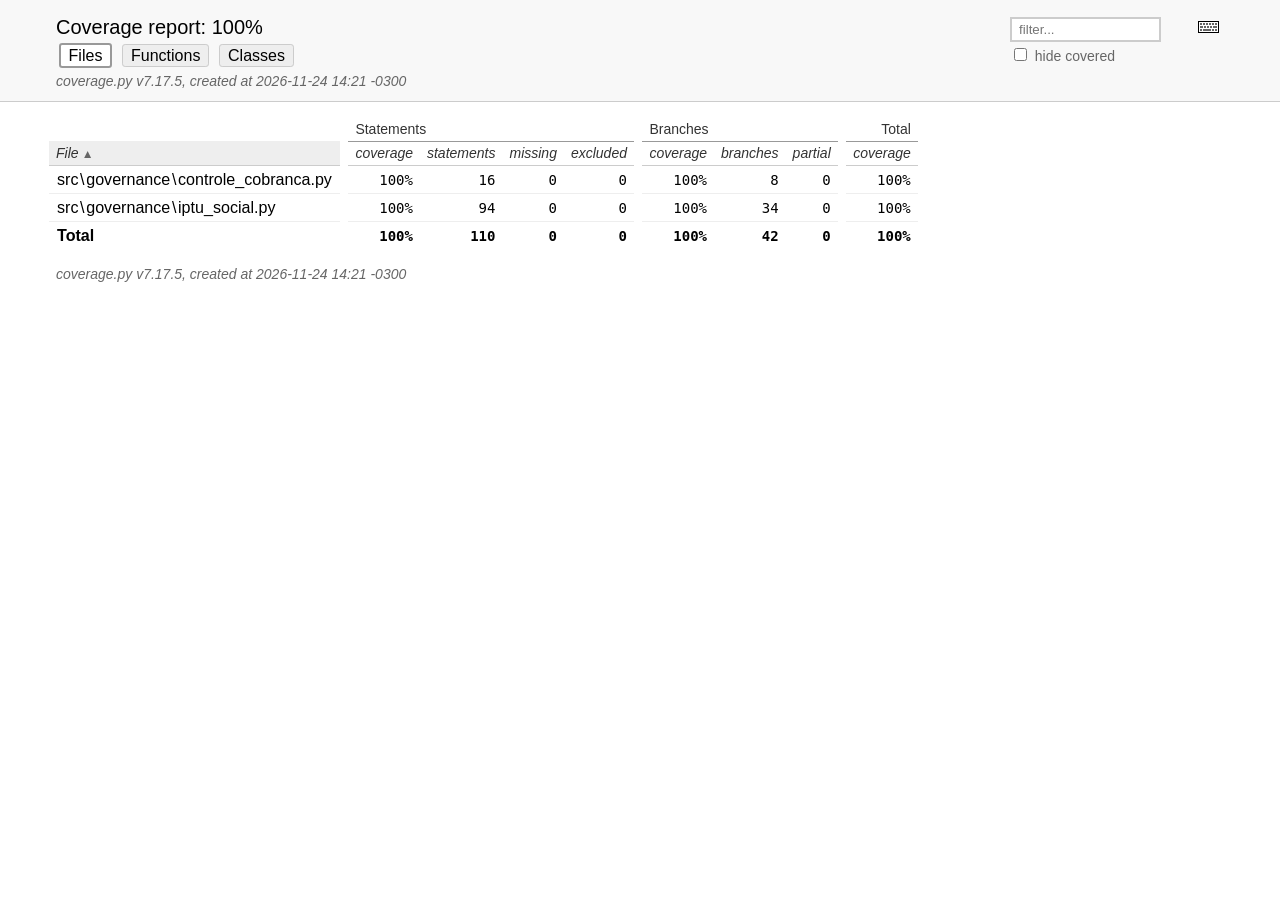
<file: docs/evidencias/cobertura_iptu_social/index.html>
<!DOCTYPE html>
<html lang="en">
<head>
    <meta http-equiv="Content-Type" content="text/html; charset=utf-8">
    <title>Coverage report</title>
    <link rel="icon" sizes="32x32" href="favicon_32_cb_c827f16f.png">
    <link rel="stylesheet" href="style_cb_0853b3de.css" type="text/css">
    <script src="coverage_html_cb_c74880ea.js" defer></script>
</head>
<body class="indexfile">
<header>
    <div class="content">
        <h1>Coverage report:
            <span class="pc_cov">100%</span>
        </h1>
        <aside id="help_panel_wrapper">
            <input id="help_panel_state" type="checkbox">
            <label for="help_panel_state">
                <img id="keyboard_icon" src="keybd_closed_cb_900cfef5.png" alt="Show/hide keyboard shortcuts">
            </label>
            <div id="help_panel">
                <p class="legend">Shortcuts on this page</p>
                <div class="keyhelp">
                    <p>
                        <kbd>f</kbd>
                        <kbd>s</kbd>
                        <kbd>m</kbd>
                        <kbd>x</kbd>
                        <kbd>b</kbd>
                        <kbd>p</kbd>
                        <kbd>c</kbd>
                        &nbsp; change column sorting
                    </p>
                    <p>
                        <kbd>[</kbd>
                        <kbd>]</kbd>
                        &nbsp; prev/next file
                    </p>
                    <p>
                        <kbd>?</kbd> &nbsp; show/hide this help
                    </p>
                </div>
            </div>
        </aside>
        <form id="filter_container">
            <input id="filter" type="text" value="" placeholder="filter...">
            <div>
                <input id="hide100" type="checkbox" >
                <label for="hide100">hide covered</label>
            </div>
        </form>
        <h2>
                <a class="button current">Files</a>
                <a class="button" href="function_index.html">Functions</a>
                <a class="button" href="class_index.html">Classes</a>
        </h2>
        <p class="text">
            <a class="nav" href="https://coverage.readthedocs.io/en/7.17.5">coverage.py v7.17.5</a>,
            created at 2026-11-24 14:21 -0300
        </p>
    </div>
</header>
<main id="index">
    <table class="index" data-sortable>
        <thead>
            <tr class="tablehead grouphead">
                <th class="spacer">&nbsp;</th>
                <th class="spacer">&nbsp;</th>
                <th class="left" colspan="4">Statements</th>
                <th class="spacer">&nbsp;</th>
                <th class="left" colspan="3">Branches</th>
                <th class="spacer">&nbsp;</th>
                <th>Total</th>
            </tr>
            <tr class="tablehead" title="Click to sort">
                <th id="file" class="name" aria-sort="none" data-shortcut="f">File<span class="arrows"></span></th>
                <th class="spacer">&nbsp;</th>
                <th id="statements_coverage" aria-sort="none" data-default-sort-order="descending">coverage<span class="arrows"></span></th>
                <th id="statements" aria-sort="none" data-default-sort-order="descending" data-shortcut="s">statements<span class="arrows"></span></th>
                <th id="missing" aria-sort="none" data-default-sort-order="descending" data-shortcut="m">missing<span class="arrows"></span></th>
                <th id="excluded" aria-sort="none" data-default-sort-order="descending" data-shortcut="x">excluded<span class="arrows"></span></th>
                <th class="spacer">&nbsp;</th>
                <th id="branches_coverage" aria-sort="none" data-default-sort-order="descending">coverage<span class="arrows"></span></th>
                <th id="branches" aria-sort="none" data-default-sort-order="descending" data-shortcut="b">branches<span class="arrows"></span></th>
                <th id="partial" aria-sort="none" data-default-sort-order="descending" data-shortcut="p">partial<span class="arrows"></span></th>
                <th class="spacer">&nbsp;</th>
                <th id="coverage" aria-sort="none" data-shortcut="c">coverage<span class="arrows"></span></th>
            </tr>
        </thead>
        <tbody>
            <tr class="region">
                <td class="name"><a href="z_455f4b4e67345a63_controle_cobranca_py.html">src<span class="sep">\</span>governance<span class="sep">\</span>controle_cobranca.py</a></td>
                <td class="spacer">&nbsp;</td>
                <td data-ratio="16 16">100%</td>
                <td>16</td>
                <td>0</td>
                <td>0</td>
                <td class="spacer">&nbsp;</td>
                <td data-ratio="8 8">100%</td>
                <td>8</td>
                <td>0</td>
                <td class="spacer">&nbsp;</td>
                <td data-ratio="24 24">100%</td>
            </tr>
            <tr class="region">
                <td class="name"><a href="z_455f4b4e67345a63_iptu_social_py.html">src<span class="sep">\</span>governance<span class="sep">\</span>iptu_social.py</a></td>
                <td class="spacer">&nbsp;</td>
                <td data-ratio="94 94">100%</td>
                <td>94</td>
                <td>0</td>
                <td>0</td>
                <td class="spacer">&nbsp;</td>
                <td data-ratio="34 34">100%</td>
                <td>34</td>
                <td>0</td>
                <td class="spacer">&nbsp;</td>
                <td data-ratio="128 128">100%</td>
            </tr>
        </tbody>
        <tfoot>
            <tr class="total">
                <td class="name">Total</td>
                <td class="spacer">&nbsp;</td>
                <td data-ratio="110 110">100%</td>
                <td>110</td>
                <td>0</td>
                <td>0</td>
                <td class="spacer">&nbsp;</td>
                <td data-ratio="42 42">100%</td>
                <td>42</td>
                <td>0</td>
                <td class="spacer">&nbsp;</td>
                <td data-ratio="152 152">100%</td>
            </tr>
        </tfoot>
    </table>
    <p id="no_rows">
        No items found using the specified filter.
    </p>
</main>
<footer>
    <div class="content">
        <p>
            <a class="nav" href="https://coverage.readthedocs.io/en/7.17.5">coverage.py v7.17.5</a>,
            created at 2026-11-24 14:21 -0300
        </p>
    </div>
    <aside class="hidden">
        <a id="prevFileLink" class="nav" href="z_455f4b4e67345a63_iptu_social_py.html"></a>
        <a id="nextFileLink" class="nav" href="z_455f4b4e67345a63_controle_cobranca_py.html"></a>
        <button type="button" class="button_prev_file" data-shortcut="["></button>
        <button type="button" class="button_next_file" data-shortcut="]"></button>
        <button type="button" class="button_show_hide_help" data-shortcut="?"></button>
    </aside>
</footer>
</body>
</html>
</file>
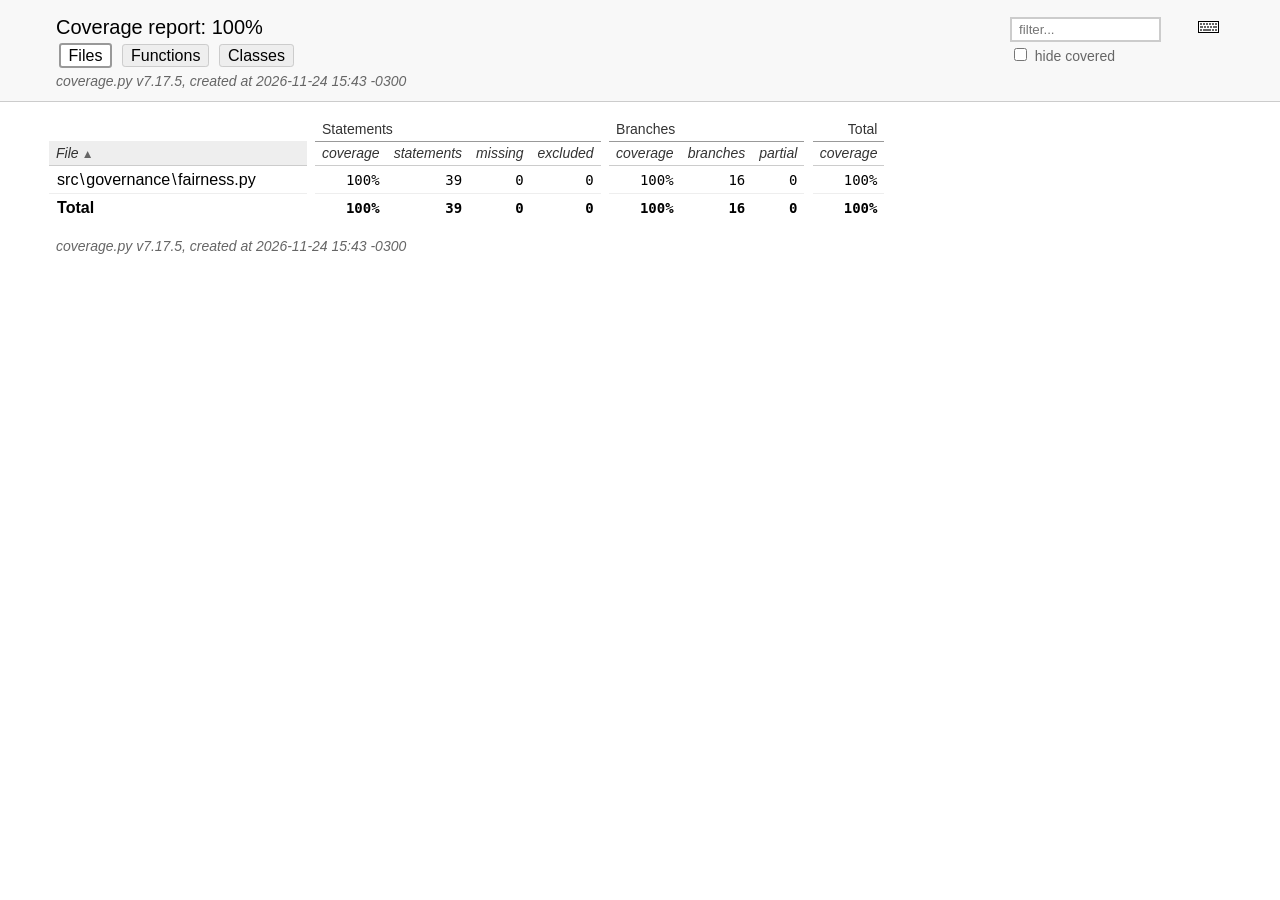
<file: docs/evidencias/fairness/cobertura/index.html>
<!DOCTYPE html>
<html lang="en">
<head>
    <meta http-equiv="Content-Type" content="text/html; charset=utf-8">
    <title>Coverage report</title>
    <link rel="icon" sizes="32x32" href="favicon_32_cb_c827f16f.png">
    <link rel="stylesheet" href="style_cb_0853b3de.css" type="text/css">
    <script src="coverage_html_cb_c74880ea.js" defer></script>
</head>
<body class="indexfile">
<header>
    <div class="content">
        <h1>Coverage report:
            <span class="pc_cov">100%</span>
        </h1>
        <aside id="help_panel_wrapper">
            <input id="help_panel_state" type="checkbox">
            <label for="help_panel_state">
                <img id="keyboard_icon" src="keybd_closed_cb_900cfef5.png" alt="Show/hide keyboard shortcuts">
            </label>
            <div id="help_panel">
                <p class="legend">Shortcuts on this page</p>
                <div class="keyhelp">
                    <p>
                        <kbd>f</kbd>
                        <kbd>s</kbd>
                        <kbd>m</kbd>
                        <kbd>x</kbd>
                        <kbd>b</kbd>
                        <kbd>p</kbd>
                        <kbd>c</kbd>
                        &nbsp; change column sorting
                    </p>
                    <p>
                        <kbd>[</kbd>
                        <kbd>]</kbd>
                        &nbsp; prev/next file
                    </p>
                    <p>
                        <kbd>?</kbd> &nbsp; show/hide this help
                    </p>
                </div>
            </div>
        </aside>
        <form id="filter_container">
            <input id="filter" type="text" value="" placeholder="filter...">
            <div>
                <input id="hide100" type="checkbox" >
                <label for="hide100">hide covered</label>
            </div>
        </form>
        <h2>
                <a class="button current">Files</a>
                <a class="button" href="function_index.html">Functions</a>
                <a class="button" href="class_index.html">Classes</a>
        </h2>
        <p class="text">
            <a class="nav" href="https://coverage.readthedocs.io/en/7.17.5">coverage.py v7.17.5</a>,
            created at 2026-11-24 15:43 -0300
        </p>
    </div>
</header>
<main id="index">
    <table class="index" data-sortable>
        <thead>
            <tr class="tablehead grouphead">
                <th class="spacer">&nbsp;</th>
                <th class="spacer">&nbsp;</th>
                <th class="left" colspan="4">Statements</th>
                <th class="spacer">&nbsp;</th>
                <th class="left" colspan="3">Branches</th>
                <th class="spacer">&nbsp;</th>
                <th>Total</th>
            </tr>
            <tr class="tablehead" title="Click to sort">
                <th id="file" class="name" aria-sort="none" data-shortcut="f">File<span class="arrows"></span></th>
                <th class="spacer">&nbsp;</th>
                <th id="statements_coverage" aria-sort="none" data-default-sort-order="descending">coverage<span class="arrows"></span></th>
                <th id="statements" aria-sort="none" data-default-sort-order="descending" data-shortcut="s">statements<span class="arrows"></span></th>
                <th id="missing" aria-sort="none" data-default-sort-order="descending" data-shortcut="m">missing<span class="arrows"></span></th>
                <th id="excluded" aria-sort="none" data-default-sort-order="descending" data-shortcut="x">excluded<span class="arrows"></span></th>
                <th class="spacer">&nbsp;</th>
                <th id="branches_coverage" aria-sort="none" data-default-sort-order="descending">coverage<span class="arrows"></span></th>
                <th id="branches" aria-sort="none" data-default-sort-order="descending" data-shortcut="b">branches<span class="arrows"></span></th>
                <th id="partial" aria-sort="none" data-default-sort-order="descending" data-shortcut="p">partial<span class="arrows"></span></th>
                <th class="spacer">&nbsp;</th>
                <th id="coverage" aria-sort="none" data-shortcut="c">coverage<span class="arrows"></span></th>
            </tr>
        </thead>
        <tbody>
            <tr class="region">
                <td class="name"><a href="z_455f4b4e67345a63_fairness_py.html">src<span class="sep">\</span>governance<span class="sep">\</span>fairness.py</a></td>
                <td class="spacer">&nbsp;</td>
                <td data-ratio="39 39">100%</td>
                <td>39</td>
                <td>0</td>
                <td>0</td>
                <td class="spacer">&nbsp;</td>
                <td data-ratio="16 16">100%</td>
                <td>16</td>
                <td>0</td>
                <td class="spacer">&nbsp;</td>
                <td data-ratio="55 55">100%</td>
            </tr>
        </tbody>
        <tfoot>
            <tr class="total">
                <td class="name">Total</td>
                <td class="spacer">&nbsp;</td>
                <td data-ratio="39 39">100%</td>
                <td>39</td>
                <td>0</td>
                <td>0</td>
                <td class="spacer">&nbsp;</td>
                <td data-ratio="16 16">100%</td>
                <td>16</td>
                <td>0</td>
                <td class="spacer">&nbsp;</td>
                <td data-ratio="55 55">100%</td>
            </tr>
        </tfoot>
    </table>
    <p id="no_rows">
        No items found using the specified filter.
    </p>
</main>
<footer>
    <div class="content">
        <p>
            <a class="nav" href="https://coverage.readthedocs.io/en/7.17.5">coverage.py v7.17.5</a>,
            created at 2026-11-24 15:43 -0300
        </p>
    </div>
    <aside class="hidden">
        <a id="prevFileLink" class="nav" href="z_455f4b4e67345a63_fairness_py.html"></a>
        <a id="nextFileLink" class="nav" href="z_455f4b4e67345a63_fairness_py.html"></a>
        <button type="button" class="button_prev_file" data-shortcut="["></button>
        <button type="button" class="button_next_file" data-shortcut="]"></button>
        <button type="button" class="button_show_hide_help" data-shortcut="?"></button>
    </aside>
</footer>
</body>
</html>
</file>
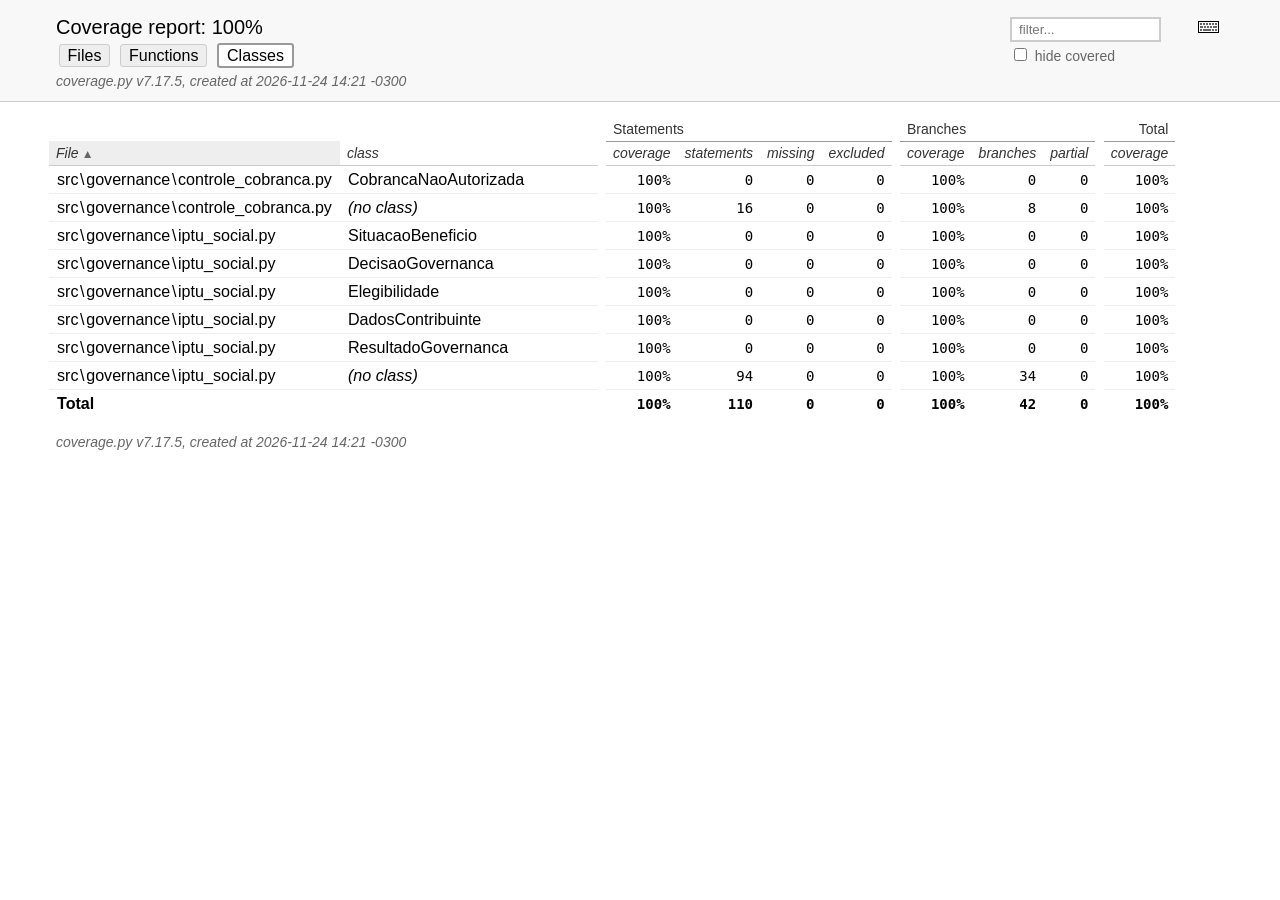
<file: docs/evidencias/cobertura_iptu_social/class_index.html>
<!DOCTYPE html>
<html lang="en">
<head>
    <meta http-equiv="Content-Type" content="text/html; charset=utf-8">
    <title>Coverage report</title>
    <link rel="icon" sizes="32x32" href="favicon_32_cb_c827f16f.png">
    <link rel="stylesheet" href="style_cb_0853b3de.css" type="text/css">
    <script src="coverage_html_cb_c74880ea.js" defer></script>
</head>
<body class="indexfile">
<header>
    <div class="content">
        <h1>Coverage report:
            <span class="pc_cov">100%</span>
        </h1>
        <aside id="help_panel_wrapper">
            <input id="help_panel_state" type="checkbox">
            <label for="help_panel_state">
                <img id="keyboard_icon" src="keybd_closed_cb_900cfef5.png" alt="Show/hide keyboard shortcuts">
            </label>
            <div id="help_panel">
                <p class="legend">Shortcuts on this page</p>
                <div class="keyhelp">
                    <p>
                        <kbd>f</kbd>
                        <kbd>n</kbd>
                        <kbd>s</kbd>
                        <kbd>m</kbd>
                        <kbd>x</kbd>
                        <kbd>b</kbd>
                        <kbd>p</kbd>
                        <kbd>c</kbd>
                        &nbsp; change column sorting
                    </p>
                    <p>
                        <kbd>[</kbd>
                        <kbd>]</kbd>
                        &nbsp; prev/next file
                    </p>
                    <p>
                        <kbd>?</kbd> &nbsp; show/hide this help
                    </p>
                </div>
            </div>
        </aside>
        <form id="filter_container">
            <input id="filter" type="text" value="" placeholder="filter...">
            <div>
                <input id="hide100" type="checkbox" >
                <label for="hide100">hide covered</label>
            </div>
        </form>
        <h2>
                <a class="button" href="index.html">Files</a>
                <a class="button" href="function_index.html">Functions</a>
                <a class="button current">Classes</a>
        </h2>
        <p class="text">
            <a class="nav" href="https://coverage.readthedocs.io/en/7.17.5">coverage.py v7.17.5</a>,
            created at 2026-11-24 14:21 -0300
        </p>
    </div>
</header>
<main id="index">
    <table class="index" data-sortable>
        <thead>
            <tr class="tablehead grouphead">
                <th class="spacer">&nbsp;</th>
                <th class="spacer">&nbsp;</th>
                <th class="spacer">&nbsp;</th>
                <th class="left" colspan="4">Statements</th>
                <th class="spacer">&nbsp;</th>
                <th class="left" colspan="3">Branches</th>
                <th class="spacer">&nbsp;</th>
                <th>Total</th>
            </tr>
            <tr class="tablehead" title="Click to sort">
                <th id="file" class="name" aria-sort="none" data-shortcut="f">File<span class="arrows"></span></th>
                <th id="region" class="name" aria-sort="none" data-default-sort-order="ascending" data-shortcut="n">class<span class="arrows"></span></th>
                <th class="spacer">&nbsp;</th>
                <th id="statements_coverage" aria-sort="none" data-default-sort-order="descending">coverage<span class="arrows"></span></th>
                <th id="statements" aria-sort="none" data-default-sort-order="descending" data-shortcut="s">statements<span class="arrows"></span></th>
                <th id="missing" aria-sort="none" data-default-sort-order="descending" data-shortcut="m">missing<span class="arrows"></span></th>
                <th id="excluded" aria-sort="none" data-default-sort-order="descending" data-shortcut="x">excluded<span class="arrows"></span></th>
                <th class="spacer">&nbsp;</th>
                <th id="branches_coverage" aria-sort="none" data-default-sort-order="descending">coverage<span class="arrows"></span></th>
                <th id="branches" aria-sort="none" data-default-sort-order="descending" data-shortcut="b">branches<span class="arrows"></span></th>
                <th id="partial" aria-sort="none" data-default-sort-order="descending" data-shortcut="p">partial<span class="arrows"></span></th>
                <th class="spacer">&nbsp;</th>
                <th id="coverage" aria-sort="none" data-shortcut="c">coverage<span class="arrows"></span></th>
            </tr>
        </thead>
        <tbody>
            <tr class="region">
                <td class="name"><a href="z_455f4b4e67345a63_controle_cobranca_py.html#t9">src<span class="sep">\</span>governance<span class="sep">\</span>controle_cobranca.py</a></td>
                <td class="name"><a href="z_455f4b4e67345a63_controle_cobranca_py.html#t9"><data value='CobrancaNaoAutorizada'>CobrancaNaoAutorizada</data></a></td>
                <td class="spacer">&nbsp;</td>
                <td data-ratio="0 0">100%</td>
                <td>0</td>
                <td>0</td>
                <td>0</td>
                <td class="spacer">&nbsp;</td>
                <td data-ratio="0 0">100%</td>
                <td>0</td>
                <td>0</td>
                <td class="spacer">&nbsp;</td>
                <td data-ratio="0 0">100%</td>
            </tr>
            <tr class="region">
                <td class="name"><a href="z_455f4b4e67345a63_controle_cobranca_py.html">src<span class="sep">\</span>governance<span class="sep">\</span>controle_cobranca.py</a></td>
                <td class="name"><a href="z_455f4b4e67345a63_controle_cobranca_py.html"><data value=''><span class='no-noun'>(no class)</span></data></a></td>
                <td class="spacer">&nbsp;</td>
                <td data-ratio="16 16">100%</td>
                <td>16</td>
                <td>0</td>
                <td>0</td>
                <td class="spacer">&nbsp;</td>
                <td data-ratio="8 8">100%</td>
                <td>8</td>
                <td>0</td>
                <td class="spacer">&nbsp;</td>
                <td data-ratio="24 24">100%</td>
            </tr>
            <tr class="region">
                <td class="name"><a href="z_455f4b4e67345a63_iptu_social_py.html#t15">src<span class="sep">\</span>governance<span class="sep">\</span>iptu_social.py</a></td>
                <td class="name"><a href="z_455f4b4e67345a63_iptu_social_py.html#t15"><data value='SituacaoBeneficio'>SituacaoBeneficio</data></a></td>
                <td class="spacer">&nbsp;</td>
                <td data-ratio="0 0">100%</td>
                <td>0</td>
                <td>0</td>
                <td>0</td>
                <td class="spacer">&nbsp;</td>
                <td data-ratio="0 0">100%</td>
                <td>0</td>
                <td>0</td>
                <td class="spacer">&nbsp;</td>
                <td data-ratio="0 0">100%</td>
            </tr>
            <tr class="region">
                <td class="name"><a href="z_455f4b4e67345a63_iptu_social_py.html#t23">src<span class="sep">\</span>governance<span class="sep">\</span>iptu_social.py</a></td>
                <td class="name"><a href="z_455f4b4e67345a63_iptu_social_py.html#t23"><data value='DecisaoGovernanca'>DecisaoGovernanca</data></a></td>
                <td class="spacer">&nbsp;</td>
                <td data-ratio="0 0">100%</td>
                <td>0</td>
                <td>0</td>
                <td>0</td>
                <td class="spacer">&nbsp;</td>
                <td data-ratio="0 0">100%</td>
                <td>0</td>
                <td>0</td>
                <td class="spacer">&nbsp;</td>
                <td data-ratio="0 0">100%</td>
            </tr>
            <tr class="region">
                <td class="name"><a href="z_455f4b4e67345a63_iptu_social_py.html#t30">src<span class="sep">\</span>governance<span class="sep">\</span>iptu_social.py</a></td>
                <td class="name"><a href="z_455f4b4e67345a63_iptu_social_py.html#t30"><data value='Elegibilidade'>Elegibilidade</data></a></td>
                <td class="spacer">&nbsp;</td>
                <td data-ratio="0 0">100%</td>
                <td>0</td>
                <td>0</td>
                <td>0</td>
                <td class="spacer">&nbsp;</td>
                <td data-ratio="0 0">100%</td>
                <td>0</td>
                <td>0</td>
                <td class="spacer">&nbsp;</td>
                <td data-ratio="0 0">100%</td>
            </tr>
            <tr class="region">
                <td class="name"><a href="z_455f4b4e67345a63_iptu_social_py.html#t42">src<span class="sep">\</span>governance<span class="sep">\</span>iptu_social.py</a></td>
                <td class="name"><a href="z_455f4b4e67345a63_iptu_social_py.html#t42"><data value='DadosContribuinte'>DadosContribuinte</data></a></td>
                <td class="spacer">&nbsp;</td>
                <td data-ratio="0 0">100%</td>
                <td>0</td>
                <td>0</td>
                <td>0</td>
                <td class="spacer">&nbsp;</td>
                <td data-ratio="0 0">100%</td>
                <td>0</td>
                <td>0</td>
                <td class="spacer">&nbsp;</td>
                <td data-ratio="0 0">100%</td>
            </tr>
            <tr class="region">
                <td class="name"><a href="z_455f4b4e67345a63_iptu_social_py.html#t71">src<span class="sep">\</span>governance<span class="sep">\</span>iptu_social.py</a></td>
                <td class="name"><a href="z_455f4b4e67345a63_iptu_social_py.html#t71"><data value='ResultadoGovernanca'>ResultadoGovernanca</data></a></td>
                <td class="spacer">&nbsp;</td>
                <td data-ratio="0 0">100%</td>
                <td>0</td>
                <td>0</td>
                <td>0</td>
                <td class="spacer">&nbsp;</td>
                <td data-ratio="0 0">100%</td>
                <td>0</td>
                <td>0</td>
                <td class="spacer">&nbsp;</td>
                <td data-ratio="0 0">100%</td>
            </tr>
            <tr class="region">
                <td class="name"><a href="z_455f4b4e67345a63_iptu_social_py.html">src<span class="sep">\</span>governance<span class="sep">\</span>iptu_social.py</a></td>
                <td class="name"><a href="z_455f4b4e67345a63_iptu_social_py.html"><data value=''><span class='no-noun'>(no class)</span></data></a></td>
                <td class="spacer">&nbsp;</td>
                <td data-ratio="94 94">100%</td>
                <td>94</td>
                <td>0</td>
                <td>0</td>
                <td class="spacer">&nbsp;</td>
                <td data-ratio="34 34">100%</td>
                <td>34</td>
                <td>0</td>
                <td class="spacer">&nbsp;</td>
                <td data-ratio="128 128">100%</td>
            </tr>
        </tbody>
        <tfoot>
            <tr class="total">
                <td class="name">Total</td>
                <td class="name">&nbsp;</td>
                <td class="spacer">&nbsp;</td>
                <td data-ratio="110 110">100%</td>
                <td>110</td>
                <td>0</td>
                <td>0</td>
                <td class="spacer">&nbsp;</td>
                <td data-ratio="42 42">100%</td>
                <td>42</td>
                <td>0</td>
                <td class="spacer">&nbsp;</td>
                <td data-ratio="152 152">100%</td>
            </tr>
        </tfoot>
    </table>
    <p id="no_rows">
        No items found using the specified filter.
    </p>
</main>
<footer>
    <div class="content">
        <p>
            <a class="nav" href="https://coverage.readthedocs.io/en/7.17.5">coverage.py v7.17.5</a>,
            created at 2026-11-24 14:21 -0300
        </p>
    </div>
    <aside class="hidden">
        <a id="prevFileLink" class="nav" href=""></a>
        <a id="nextFileLink" class="nav" href=""></a>
        <button type="button" class="button_prev_file" data-shortcut="["></button>
        <button type="button" class="button_next_file" data-shortcut="]"></button>
        <button type="button" class="button_show_hide_help" data-shortcut="?"></button>
    </aside>
</footer>
</body>
</html>
</file>
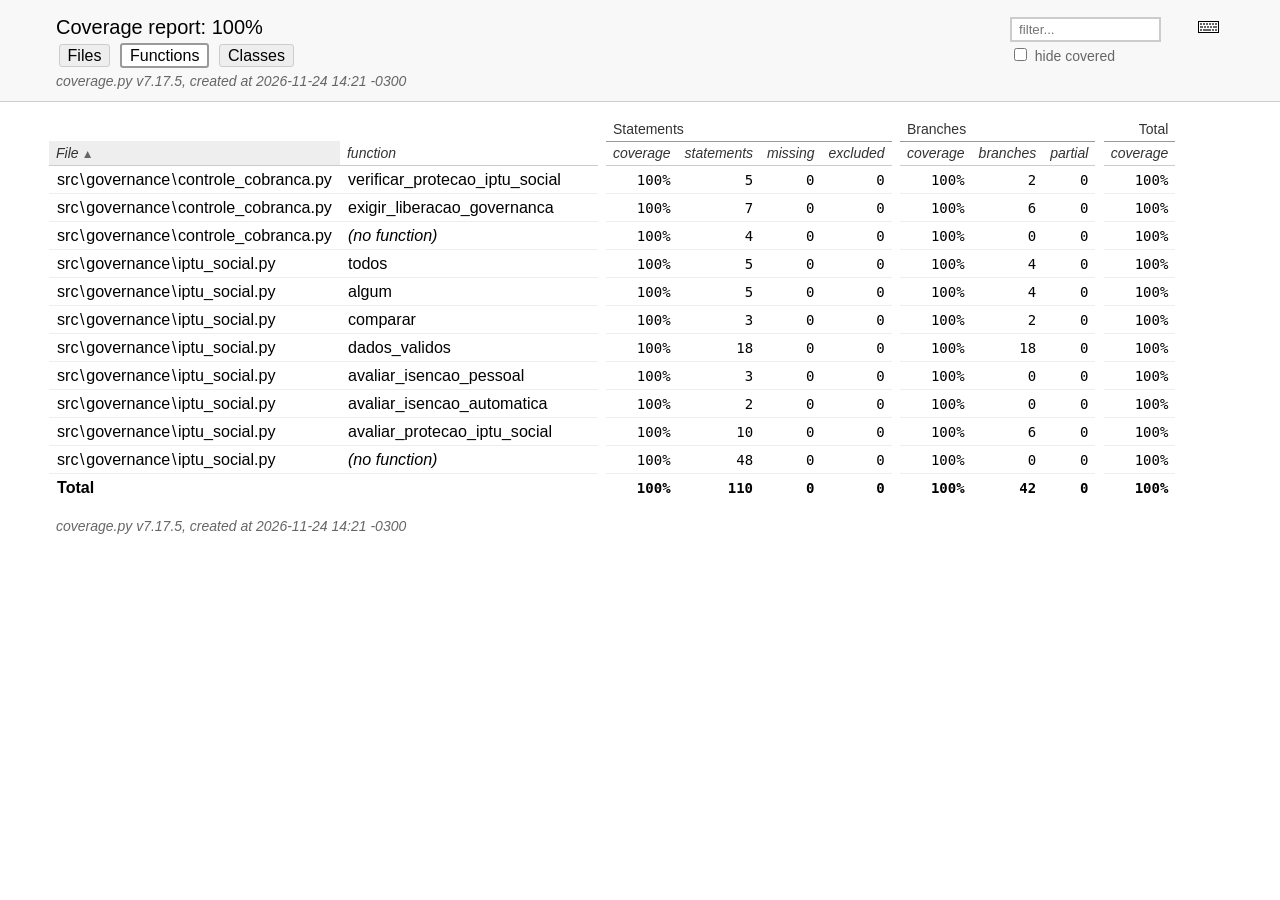
<file: docs/evidencias/cobertura_iptu_social/function_index.html>
<!DOCTYPE html>
<html lang="en">
<head>
    <meta http-equiv="Content-Type" content="text/html; charset=utf-8">
    <title>Coverage report</title>
    <link rel="icon" sizes="32x32" href="favicon_32_cb_c827f16f.png">
    <link rel="stylesheet" href="style_cb_0853b3de.css" type="text/css">
    <script src="coverage_html_cb_c74880ea.js" defer></script>
</head>
<body class="indexfile">
<header>
    <div class="content">
        <h1>Coverage report:
            <span class="pc_cov">100%</span>
        </h1>
        <aside id="help_panel_wrapper">
            <input id="help_panel_state" type="checkbox">
            <label for="help_panel_state">
                <img id="keyboard_icon" src="keybd_closed_cb_900cfef5.png" alt="Show/hide keyboard shortcuts">
            </label>
            <div id="help_panel">
                <p class="legend">Shortcuts on this page</p>
                <div class="keyhelp">
                    <p>
                        <kbd>f</kbd>
                        <kbd>n</kbd>
                        <kbd>s</kbd>
                        <kbd>m</kbd>
                        <kbd>x</kbd>
                        <kbd>b</kbd>
                        <kbd>p</kbd>
                        <kbd>c</kbd>
                        &nbsp; change column sorting
                    </p>
                    <p>
                        <kbd>[</kbd>
                        <kbd>]</kbd>
                        &nbsp; prev/next file
                    </p>
                    <p>
                        <kbd>?</kbd> &nbsp; show/hide this help
                    </p>
                </div>
            </div>
        </aside>
        <form id="filter_container">
            <input id="filter" type="text" value="" placeholder="filter...">
            <div>
                <input id="hide100" type="checkbox" >
                <label for="hide100">hide covered</label>
            </div>
        </form>
        <h2>
                <a class="button" href="index.html">Files</a>
                <a class="button current">Functions</a>
                <a class="button" href="class_index.html">Classes</a>
        </h2>
        <p class="text">
            <a class="nav" href="https://coverage.readthedocs.io/en/7.17.5">coverage.py v7.17.5</a>,
            created at 2026-11-24 14:21 -0300
        </p>
    </div>
</header>
<main id="index">
    <table class="index" data-sortable>
        <thead>
            <tr class="tablehead grouphead">
                <th class="spacer">&nbsp;</th>
                <th class="spacer">&nbsp;</th>
                <th class="spacer">&nbsp;</th>
                <th class="left" colspan="4">Statements</th>
                <th class="spacer">&nbsp;</th>
                <th class="left" colspan="3">Branches</th>
                <th class="spacer">&nbsp;</th>
                <th>Total</th>
            </tr>
            <tr class="tablehead" title="Click to sort">
                <th id="file" class="name" aria-sort="none" data-shortcut="f">File<span class="arrows"></span></th>
                <th id="region" class="name" aria-sort="none" data-default-sort-order="ascending" data-shortcut="n">function<span class="arrows"></span></th>
                <th class="spacer">&nbsp;</th>
                <th id="statements_coverage" aria-sort="none" data-default-sort-order="descending">coverage<span class="arrows"></span></th>
                <th id="statements" aria-sort="none" data-default-sort-order="descending" data-shortcut="s">statements<span class="arrows"></span></th>
                <th id="missing" aria-sort="none" data-default-sort-order="descending" data-shortcut="m">missing<span class="arrows"></span></th>
                <th id="excluded" aria-sort="none" data-default-sort-order="descending" data-shortcut="x">excluded<span class="arrows"></span></th>
                <th class="spacer">&nbsp;</th>
                <th id="branches_coverage" aria-sort="none" data-default-sort-order="descending">coverage<span class="arrows"></span></th>
                <th id="branches" aria-sort="none" data-default-sort-order="descending" data-shortcut="b">branches<span class="arrows"></span></th>
                <th id="partial" aria-sort="none" data-default-sort-order="descending" data-shortcut="p">partial<span class="arrows"></span></th>
                <th class="spacer">&nbsp;</th>
                <th id="coverage" aria-sort="none" data-shortcut="c">coverage<span class="arrows"></span></th>
            </tr>
        </thead>
        <tbody>
            <tr class="region">
                <td class="name"><a href="z_455f4b4e67345a63_controle_cobranca_py.html#t13">src<span class="sep">\</span>governance<span class="sep">\</span>controle_cobranca.py</a></td>
                <td class="name"><a href="z_455f4b4e67345a63_controle_cobranca_py.html#t13"><data value='verificar_protecao_iptu_social'>verificar_protecao_iptu_social</data></a></td>
                <td class="spacer">&nbsp;</td>
                <td data-ratio="5 5">100%</td>
                <td>5</td>
                <td>0</td>
                <td>0</td>
                <td class="spacer">&nbsp;</td>
                <td data-ratio="2 2">100%</td>
                <td>2</td>
                <td>0</td>
                <td class="spacer">&nbsp;</td>
                <td data-ratio="7 7">100%</td>
            </tr>
            <tr class="region">
                <td class="name"><a href="z_455f4b4e67345a63_controle_cobranca_py.html#t67">src<span class="sep">\</span>governance<span class="sep">\</span>controle_cobranca.py</a></td>
                <td class="name"><a href="z_455f4b4e67345a63_controle_cobranca_py.html#t67"><data value='exigir_liberacao_governanca'>exigir_liberacao_governanca</data></a></td>
                <td class="spacer">&nbsp;</td>
                <td data-ratio="7 7">100%</td>
                <td>7</td>
                <td>0</td>
                <td>0</td>
                <td class="spacer">&nbsp;</td>
                <td data-ratio="6 6">100%</td>
                <td>6</td>
                <td>0</td>
                <td class="spacer">&nbsp;</td>
                <td data-ratio="13 13">100%</td>
            </tr>
            <tr class="region">
                <td class="name"><a href="z_455f4b4e67345a63_controle_cobranca_py.html">src<span class="sep">\</span>governance<span class="sep">\</span>controle_cobranca.py</a></td>
                <td class="name"><a href="z_455f4b4e67345a63_controle_cobranca_py.html"><data value=''><span class='no-noun'>(no function)</span></data></a></td>
                <td class="spacer">&nbsp;</td>
                <td data-ratio="4 4">100%</td>
                <td>4</td>
                <td>0</td>
                <td>0</td>
                <td class="spacer">&nbsp;</td>
                <td data-ratio="0 0">100%</td>
                <td>0</td>
                <td>0</td>
                <td class="spacer">&nbsp;</td>
                <td data-ratio="4 4">100%</td>
            </tr>
            <tr class="region">
                <td class="name"><a href="z_455f4b4e67345a63_iptu_social_py.html#t84">src<span class="sep">\</span>governance<span class="sep">\</span>iptu_social.py</a></td>
                <td class="name"><a href="z_455f4b4e67345a63_iptu_social_py.html#t84"><data value='todos'>todos</data></a></td>
                <td class="spacer">&nbsp;</td>
                <td data-ratio="5 5">100%</td>
                <td>5</td>
                <td>0</td>
                <td>0</td>
                <td class="spacer">&nbsp;</td>
                <td data-ratio="4 4">100%</td>
                <td>4</td>
                <td>0</td>
                <td class="spacer">&nbsp;</td>
                <td data-ratio="9 9">100%</td>
            </tr>
            <tr class="region">
                <td class="name"><a href="z_455f4b4e67345a63_iptu_social_py.html#t95">src<span class="sep">\</span>governance<span class="sep">\</span>iptu_social.py</a></td>
                <td class="name"><a href="z_455f4b4e67345a63_iptu_social_py.html#t95"><data value='algum'>algum</data></a></td>
                <td class="spacer">&nbsp;</td>
                <td data-ratio="5 5">100%</td>
                <td>5</td>
                <td>0</td>
                <td>0</td>
                <td class="spacer">&nbsp;</td>
                <td data-ratio="4 4">100%</td>
                <td>4</td>
                <td>0</td>
                <td class="spacer">&nbsp;</td>
                <td data-ratio="9 9">100%</td>
            </tr>
            <tr class="region">
                <td class="name"><a href="z_455f4b4e67345a63_iptu_social_py.html#t106">src<span class="sep">\</span>governance<span class="sep">\</span>iptu_social.py</a></td>
                <td class="name"><a href="z_455f4b4e67345a63_iptu_social_py.html#t106"><data value='comparar'>comparar</data></a></td>
                <td class="spacer">&nbsp;</td>
                <td data-ratio="3 3">100%</td>
                <td>3</td>
                <td>0</td>
                <td>0</td>
                <td class="spacer">&nbsp;</td>
                <td data-ratio="2 2">100%</td>
                <td>2</td>
                <td>0</td>
                <td class="spacer">&nbsp;</td>
                <td data-ratio="5 5">100%</td>
            </tr>
            <tr class="region">
                <td class="name"><a href="z_455f4b4e67345a63_iptu_social_py.html#t118">src<span class="sep">\</span>governance<span class="sep">\</span>iptu_social.py</a></td>
                <td class="name"><a href="z_455f4b4e67345a63_iptu_social_py.html#t118"><data value='dados_validos'>dados_validos</data></a></td>
                <td class="spacer">&nbsp;</td>
                <td data-ratio="18 18">100%</td>
                <td>18</td>
                <td>0</td>
                <td>0</td>
                <td class="spacer">&nbsp;</td>
                <td data-ratio="18 18">100%</td>
                <td>18</td>
                <td>0</td>
                <td class="spacer">&nbsp;</td>
                <td data-ratio="36 36">100%</td>
            </tr>
            <tr class="region">
                <td class="name"><a href="z_455f4b4e67345a63_iptu_social_py.html#t178">src<span class="sep">\</span>governance<span class="sep">\</span>iptu_social.py</a></td>
                <td class="name"><a href="z_455f4b4e67345a63_iptu_social_py.html#t178"><data value='avaliar_isencao_pessoal'>avaliar_isencao_pessoal</data></a></td>
                <td class="spacer">&nbsp;</td>
                <td data-ratio="3 3">100%</td>
                <td>3</td>
                <td>0</td>
                <td>0</td>
                <td class="spacer">&nbsp;</td>
                <td data-ratio="0 0">100%</td>
                <td>0</td>
                <td>0</td>
                <td class="spacer">&nbsp;</td>
                <td data-ratio="3 3">100%</td>
            </tr>
            <tr class="region">
                <td class="name"><a href="z_455f4b4e67345a63_iptu_social_py.html#t222">src<span class="sep">\</span>governance<span class="sep">\</span>iptu_social.py</a></td>
                <td class="name"><a href="z_455f4b4e67345a63_iptu_social_py.html#t222"><data value='avaliar_isencao_automatica'>avaliar_isencao_automatica</data></a></td>
                <td class="spacer">&nbsp;</td>
                <td data-ratio="2 2">100%</td>
                <td>2</td>
                <td>0</td>
                <td>0</td>
                <td class="spacer">&nbsp;</td>
                <td data-ratio="0 0">100%</td>
                <td>0</td>
                <td>0</td>
                <td class="spacer">&nbsp;</td>
                <td data-ratio="2 2">100%</td>
            </tr>
            <tr class="region">
                <td class="name"><a href="z_455f4b4e67345a63_iptu_social_py.html#t261">src<span class="sep">\</span>governance<span class="sep">\</span>iptu_social.py</a></td>
                <td class="name"><a href="z_455f4b4e67345a63_iptu_social_py.html#t261"><data value='avaliar_protecao_iptu_social'>avaliar_protecao_iptu_social</data></a></td>
                <td class="spacer">&nbsp;</td>
                <td data-ratio="10 10">100%</td>
                <td>10</td>
                <td>0</td>
                <td>0</td>
                <td class="spacer">&nbsp;</td>
                <td data-ratio="6 6">100%</td>
                <td>6</td>
                <td>0</td>
                <td class="spacer">&nbsp;</td>
                <td data-ratio="16 16">100%</td>
            </tr>
            <tr class="region">
                <td class="name"><a href="z_455f4b4e67345a63_iptu_social_py.html">src<span class="sep">\</span>governance<span class="sep">\</span>iptu_social.py</a></td>
                <td class="name"><a href="z_455f4b4e67345a63_iptu_social_py.html"><data value=''><span class='no-noun'>(no function)</span></data></a></td>
                <td class="spacer">&nbsp;</td>
                <td data-ratio="48 48">100%</td>
                <td>48</td>
                <td>0</td>
                <td>0</td>
                <td class="spacer">&nbsp;</td>
                <td data-ratio="0 0">100%</td>
                <td>0</td>
                <td>0</td>
                <td class="spacer">&nbsp;</td>
                <td data-ratio="48 48">100%</td>
            </tr>
        </tbody>
        <tfoot>
            <tr class="total">
                <td class="name">Total</td>
                <td class="name">&nbsp;</td>
                <td class="spacer">&nbsp;</td>
                <td data-ratio="110 110">100%</td>
                <td>110</td>
                <td>0</td>
                <td>0</td>
                <td class="spacer">&nbsp;</td>
                <td data-ratio="42 42">100%</td>
                <td>42</td>
                <td>0</td>
                <td class="spacer">&nbsp;</td>
                <td data-ratio="152 152">100%</td>
            </tr>
        </tfoot>
    </table>
    <p id="no_rows">
        No items found using the specified filter.
    </p>
</main>
<footer>
    <div class="content">
        <p>
            <a class="nav" href="https://coverage.readthedocs.io/en/7.17.5">coverage.py v7.17.5</a>,
            created at 2026-11-24 14:21 -0300
        </p>
    </div>
    <aside class="hidden">
        <a id="prevFileLink" class="nav" href=""></a>
        <a id="nextFileLink" class="nav" href=""></a>
        <button type="button" class="button_prev_file" data-shortcut="["></button>
        <button type="button" class="button_next_file" data-shortcut="]"></button>
        <button type="button" class="button_show_hide_help" data-shortcut="?"></button>
    </aside>
</footer>
</body>
</html>
</file>
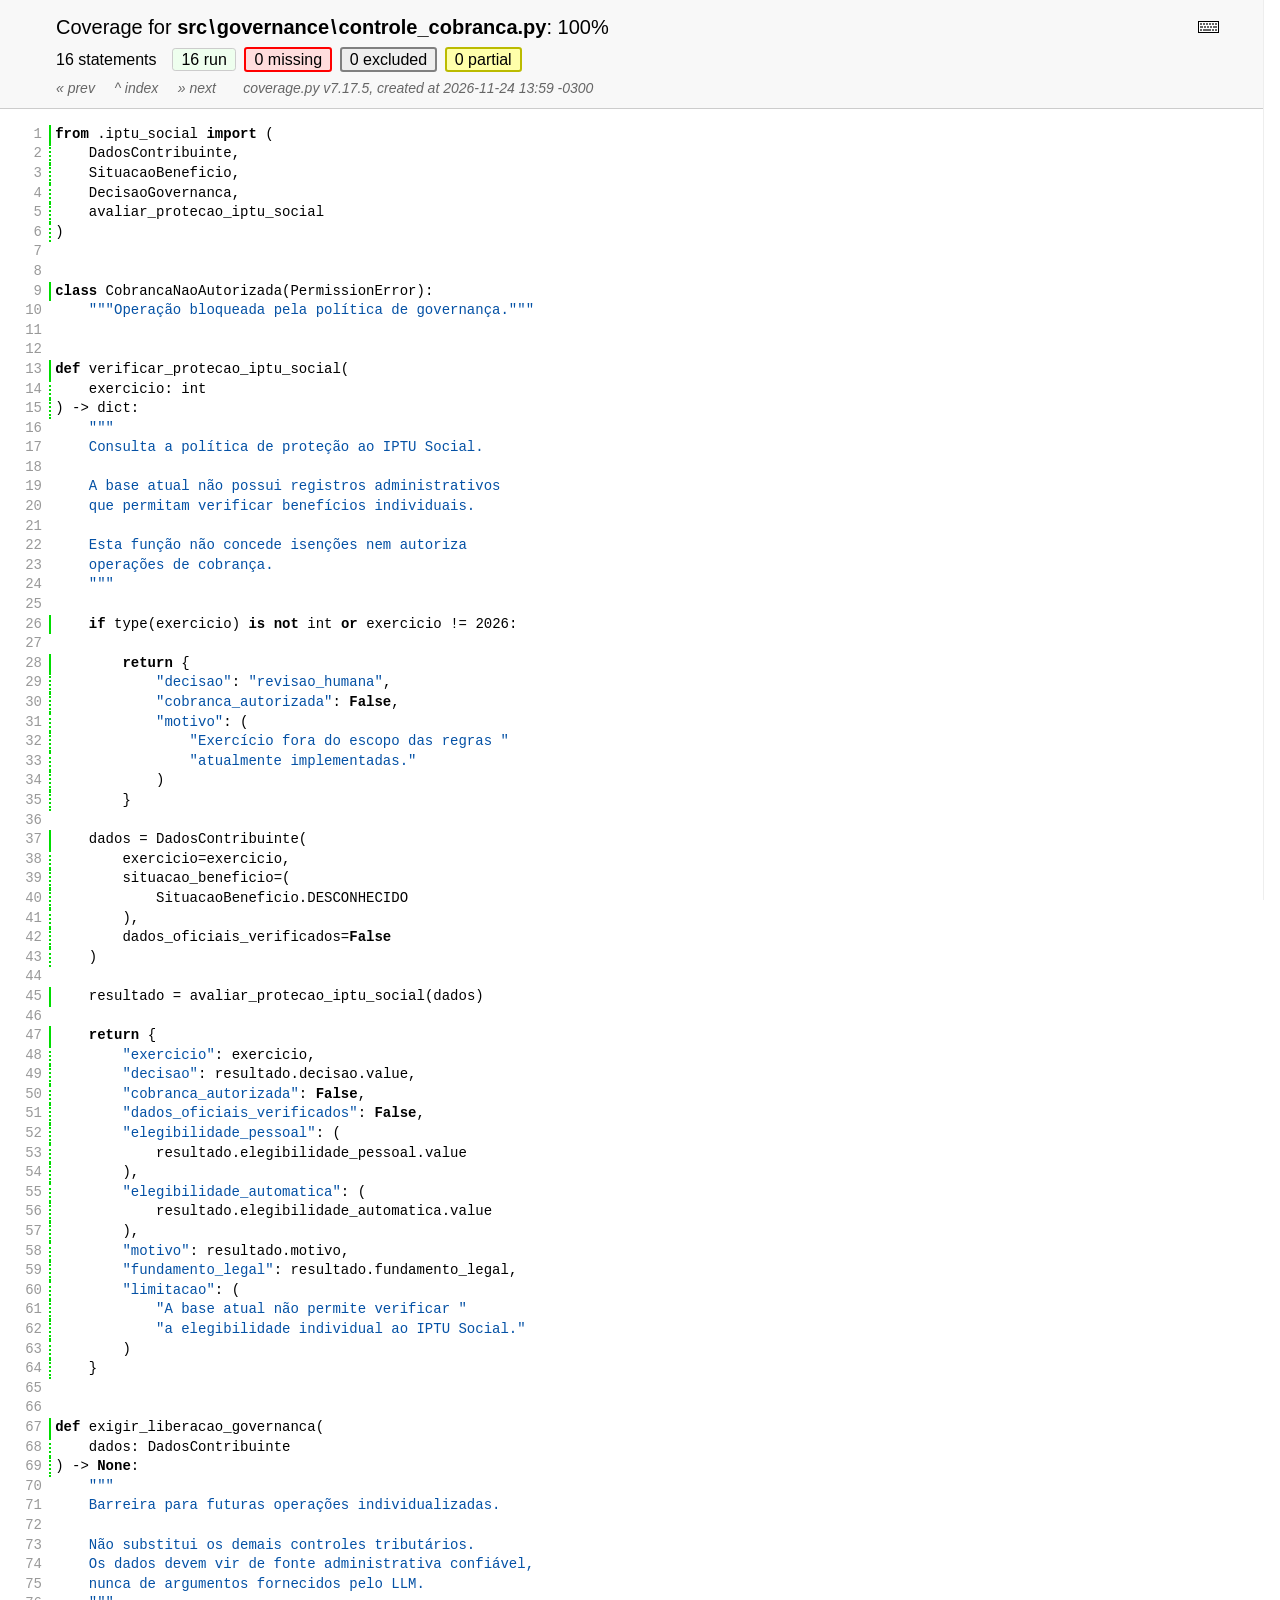
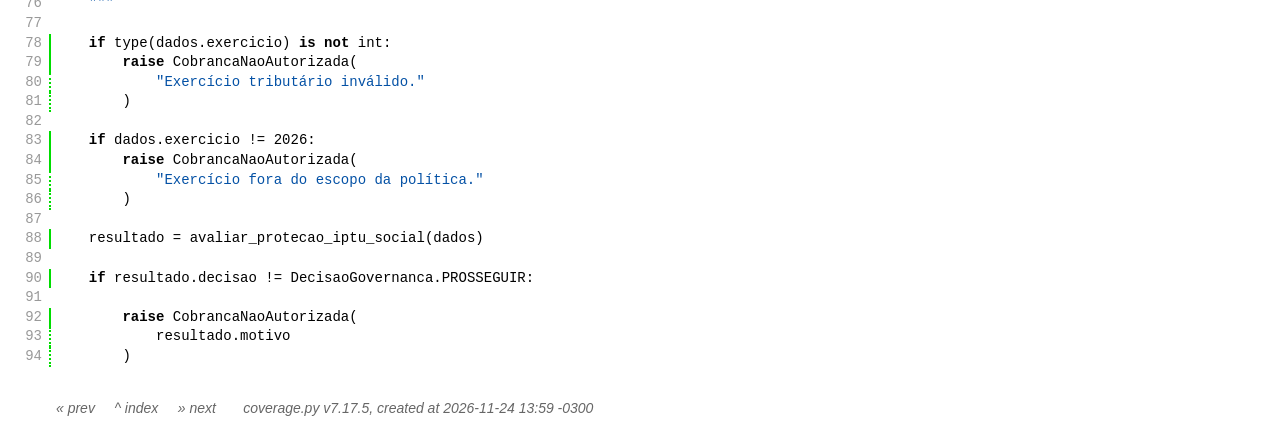
<file: docs/evidencias/cobertura_iptu_social/z_455f4b4e67345a63_controle_cobranca_py.html>
<!DOCTYPE html>
<html lang="en">
<head>
    <meta http-equiv="Content-Type" content="text/html; charset=utf-8">
    <title>Coverage for src\governance\controle_cobranca.py: 100%</title>
    <link rel="icon" sizes="32x32" href="favicon_32_cb_c827f16f.png">
    <link rel="stylesheet" href="style_cb_0853b3de.css" type="text/css">
    <script src="coverage_html_cb_c74880ea.js" defer></script>
</head>
<body class="pyfile">
<header>
    <div class="content">
        <h1>
            <span class="text">Coverage for </span><b>src<span class="sep">\</span>governance<span class="sep">\</span>controle_cobranca.py</b>:
            <span class="pc_cov">100%</span>
        </h1>
        <aside id="help_panel_wrapper">
            <input id="help_panel_state" type="checkbox">
            <label for="help_panel_state">
                <img id="keyboard_icon" src="keybd_closed_cb_900cfef5.png" alt="Show/hide keyboard shortcuts">
            </label>
            <div id="help_panel">
                <p class="legend">Shortcuts on this page</p>
                <div class="keyhelp">
                    <p>
                        <kbd>r</kbd>
                        <kbd>m</kbd>
                        <kbd>x</kbd>
                        <kbd>p</kbd>
                        &nbsp; toggle line displays
                    </p>
                    <p>
                        <kbd>j</kbd>
                        <kbd>k</kbd>
                        &nbsp; next/prev highlighted chunk
                    </p>
                    <p>
                        <kbd>0</kbd> &nbsp; (zero) top of page
                    </p>
                    <p>
                        <kbd>1</kbd> &nbsp; (one) first highlighted chunk
                    </p>
                    <p>
                        <kbd>[</kbd>
                        <kbd>]</kbd>
                        &nbsp; prev/next file
                    </p>
                    <p>
                        <kbd>u</kbd> &nbsp; up to the index
                    </p>
                    <p>
                        <kbd>?</kbd> &nbsp; show/hide this help
                    </p>
                </div>
            </div>
        </aside>
        <h2>
            <span class="text">16 statements &nbsp;</span>
            <button type="button" class="run button_toggle_run" value="run" data-shortcut="r" title="Toggle lines run">16<span class="text"> run</span></button>
            <button type="button" class="mis show_mis button_toggle_mis" value="mis" data-shortcut="m" title="Toggle lines missing">0<span class="text"> missing</span></button>
            <button type="button" class="exc show_exc button_toggle_exc" value="exc" data-shortcut="x" title="Toggle lines excluded">0<span class="text"> excluded</span></button>
            <button type="button" class="par run show_par button_toggle_par" value="par" data-shortcut="p" title="Toggle lines partially run">0<span class="text"> partial</span></button>
        </h2>
        <p class="text">
            <a id="prevFileLink" class="nav" href="index.html">&#xab; prev</a> &nbsp; &nbsp;
            <a id="indexLink" class="nav" href="index.html">&Hat; index</a> &nbsp; &nbsp;
            <a id="nextFileLink" class="nav" href="z_455f4b4e67345a63_iptu_social_py.html">&#xbb; next</a>
            &nbsp; &nbsp; &nbsp;
            <a class="nav" href="https://coverage.readthedocs.io/en/7.17.5">coverage.py v7.17.5</a>,
            created at 2026-11-24 13:59 -0300
        </p>
        <aside class="hidden">
            <button type="button" class="button_next_chunk" data-shortcut="j"></button>
            <button type="button" class="button_prev_chunk" data-shortcut="k"></button>
            <button type="button" class="button_top_of_page" data-shortcut="0"></button>
            <button type="button" class="button_first_chunk" data-shortcut="1"></button>
            <button type="button" class="button_prev_file" data-shortcut="["></button>
            <button type="button" class="button_next_file" data-shortcut="]"></button>
            <button type="button" class="button_to_index" data-shortcut="u"></button>
            <button type="button" class="button_show_hide_help" data-shortcut="?"></button>
        </aside>
    </div>
</header>
<main id="source">
    <p class="run"><span class="n"><a id="t1" href="#t1">1</a></span><span class="t"><span class="key">from</span> <span class="op">.</span><span class="nam">iptu_social</span> <span class="key">import</span> <span class="op">(</span>&nbsp;</span><span class="r"></span></p>
    <p class="run run2"><span class="n"><a id="t2" href="#t2">2</a></span><span class="t">    <span class="nam">DadosContribuinte</span><span class="op">,</span>&nbsp;</span><span class="r"></span></p>
    <p class="run run2"><span class="n"><a id="t3" href="#t3">3</a></span><span class="t">    <span class="nam">SituacaoBeneficio</span><span class="op">,</span>&nbsp;</span><span class="r"></span></p>
    <p class="run run2"><span class="n"><a id="t4" href="#t4">4</a></span><span class="t">    <span class="nam">DecisaoGovernanca</span><span class="op">,</span>&nbsp;</span><span class="r"></span></p>
    <p class="run run2"><span class="n"><a id="t5" href="#t5">5</a></span><span class="t">    <span class="nam">avaliar_protecao_iptu_social</span>&nbsp;</span><span class="r"></span></p>
    <p class="run run2"><span class="n"><a id="t6" href="#t6">6</a></span><span class="t"><span class="op">)</span>&nbsp;</span><span class="r"></span></p>
    <p class="pln"><span class="n"><a id="t7" href="#t7">7</a></span><span class="t">&nbsp;</span><span class="r"></span></p>
    <p class="pln"><span class="n"><a id="t8" href="#t8">8</a></span><span class="t">&nbsp;</span><span class="r"></span></p>
    <p class="run"><span class="n"><a id="t9" href="#t9">9</a></span><span class="t"><span class="key">class</span> <span class="nam">CobrancaNaoAutorizada</span><span class="op">(</span><span class="nam">PermissionError</span><span class="op">)</span><span class="op">:</span>&nbsp;</span><span class="r"></span></p>
    <p class="pln"><span class="n"><a id="t10" href="#t10">10</a></span><span class="t">    <span class="str">&quot;&quot;&quot;Opera&#231;&#227;o bloqueada pela pol&#237;tica de governan&#231;a.&quot;&quot;&quot;</span>&nbsp;</span><span class="r"></span></p>
    <p class="pln"><span class="n"><a id="t11" href="#t11">11</a></span><span class="t">&nbsp;</span><span class="r"></span></p>
    <p class="pln"><span class="n"><a id="t12" href="#t12">12</a></span><span class="t">&nbsp;</span><span class="r"></span></p>
    <p class="run"><span class="n"><a id="t13" href="#t13">13</a></span><span class="t"><span class="key">def</span> <span class="nam">verificar_protecao_iptu_social</span><span class="op">(</span>&nbsp;</span><span class="r"></span></p>
    <p class="run run2"><span class="n"><a id="t14" href="#t14">14</a></span><span class="t">    <span class="nam">exercicio</span><span class="op">:</span> <span class="nam">int</span>&nbsp;</span><span class="r"></span></p>
    <p class="run run2"><span class="n"><a id="t15" href="#t15">15</a></span><span class="t"><span class="op">)</span> <span class="op">-&gt;</span> <span class="nam">dict</span><span class="op">:</span>&nbsp;</span><span class="r"></span></p>
    <p class="pln"><span class="n"><a id="t16" href="#t16">16</a></span><span class="t">    <span class="str">&quot;&quot;&quot;</span>&nbsp;</span><span class="r"></span></p>
    <p class="pln"><span class="n"><a id="t17" href="#t17">17</a></span><span class="t"><span class="str">    Consulta a pol&#237;tica de prote&#231;&#227;o ao IPTU Social.</span>&nbsp;</span><span class="r"></span></p>
    <p class="pln"><span class="n"><a id="t18" href="#t18">18</a></span><span class="t">&nbsp;</span><span class="r"></span></p>
    <p class="pln"><span class="n"><a id="t19" href="#t19">19</a></span><span class="t"><span class="str">    A base atual n&#227;o possui registros administrativos</span>&nbsp;</span><span class="r"></span></p>
    <p class="pln"><span class="n"><a id="t20" href="#t20">20</a></span><span class="t"><span class="str">    que permitam verificar benef&#237;cios individuais.</span>&nbsp;</span><span class="r"></span></p>
    <p class="pln"><span class="n"><a id="t21" href="#t21">21</a></span><span class="t">&nbsp;</span><span class="r"></span></p>
    <p class="pln"><span class="n"><a id="t22" href="#t22">22</a></span><span class="t"><span class="str">    Esta fun&#231;&#227;o n&#227;o concede isen&#231;&#245;es nem autoriza</span>&nbsp;</span><span class="r"></span></p>
    <p class="pln"><span class="n"><a id="t23" href="#t23">23</a></span><span class="t"><span class="str">    opera&#231;&#245;es de cobran&#231;a.</span>&nbsp;</span><span class="r"></span></p>
    <p class="pln"><span class="n"><a id="t24" href="#t24">24</a></span><span class="t"><span class="str">    &quot;&quot;&quot;</span>&nbsp;</span><span class="r"></span></p>
    <p class="pln"><span class="n"><a id="t25" href="#t25">25</a></span><span class="t">&nbsp;</span><span class="r"></span></p>
    <p class="run"><span class="n"><a id="t26" href="#t26">26</a></span><span class="t">    <span class="key">if</span> <span class="nam">type</span><span class="op">(</span><span class="nam">exercicio</span><span class="op">)</span> <span class="key">is</span> <span class="key">not</span> <span class="nam">int</span> <span class="key">or</span> <span class="nam">exercicio</span> <span class="op">!=</span> <span class="num">2026</span><span class="op">:</span>&nbsp;</span><span class="r"></span></p>
    <p class="pln"><span class="n"><a id="t27" href="#t27">27</a></span><span class="t">&nbsp;</span><span class="r"></span></p>
    <p class="run"><span class="n"><a id="t28" href="#t28">28</a></span><span class="t">        <span class="key">return</span> <span class="op">{</span>&nbsp;</span><span class="r"></span></p>
    <p class="run run2"><span class="n"><a id="t29" href="#t29">29</a></span><span class="t">            <span class="str">&quot;decisao&quot;</span><span class="op">:</span> <span class="str">&quot;revisao_humana&quot;</span><span class="op">,</span>&nbsp;</span><span class="r"></span></p>
    <p class="run run2"><span class="n"><a id="t30" href="#t30">30</a></span><span class="t">            <span class="str">&quot;cobranca_autorizada&quot;</span><span class="op">:</span> <span class="key">False</span><span class="op">,</span>&nbsp;</span><span class="r"></span></p>
    <p class="run run2"><span class="n"><a id="t31" href="#t31">31</a></span><span class="t">            <span class="str">&quot;motivo&quot;</span><span class="op">:</span> <span class="op">(</span>&nbsp;</span><span class="r"></span></p>
    <p class="run run2"><span class="n"><a id="t32" href="#t32">32</a></span><span class="t">                <span class="str">&quot;Exerc&#237;cio fora do escopo das regras &quot;</span>&nbsp;</span><span class="r"></span></p>
    <p class="run run2"><span class="n"><a id="t33" href="#t33">33</a></span><span class="t">                <span class="str">&quot;atualmente implementadas.&quot;</span>&nbsp;</span><span class="r"></span></p>
    <p class="run run2"><span class="n"><a id="t34" href="#t34">34</a></span><span class="t">            <span class="op">)</span>&nbsp;</span><span class="r"></span></p>
    <p class="run run2"><span class="n"><a id="t35" href="#t35">35</a></span><span class="t">        <span class="op">}</span>&nbsp;</span><span class="r"></span></p>
    <p class="pln"><span class="n"><a id="t36" href="#t36">36</a></span><span class="t">&nbsp;</span><span class="r"></span></p>
    <p class="run"><span class="n"><a id="t37" href="#t37">37</a></span><span class="t">    <span class="nam">dados</span> <span class="op">=</span> <span class="nam">DadosContribuinte</span><span class="op">(</span>&nbsp;</span><span class="r"></span></p>
    <p class="run run2"><span class="n"><a id="t38" href="#t38">38</a></span><span class="t">        <span class="nam">exercicio</span><span class="op">=</span><span class="nam">exercicio</span><span class="op">,</span>&nbsp;</span><span class="r"></span></p>
    <p class="run run2"><span class="n"><a id="t39" href="#t39">39</a></span><span class="t">        <span class="nam">situacao_beneficio</span><span class="op">=</span><span class="op">(</span>&nbsp;</span><span class="r"></span></p>
    <p class="run run2"><span class="n"><a id="t40" href="#t40">40</a></span><span class="t">            <span class="nam">SituacaoBeneficio</span><span class="op">.</span><span class="nam">DESCONHECIDO</span>&nbsp;</span><span class="r"></span></p>
    <p class="run run2"><span class="n"><a id="t41" href="#t41">41</a></span><span class="t">        <span class="op">)</span><span class="op">,</span>&nbsp;</span><span class="r"></span></p>
    <p class="run run2"><span class="n"><a id="t42" href="#t42">42</a></span><span class="t">        <span class="nam">dados_oficiais_verificados</span><span class="op">=</span><span class="key">False</span>&nbsp;</span><span class="r"></span></p>
    <p class="run run2"><span class="n"><a id="t43" href="#t43">43</a></span><span class="t">    <span class="op">)</span>&nbsp;</span><span class="r"></span></p>
    <p class="pln"><span class="n"><a id="t44" href="#t44">44</a></span><span class="t">&nbsp;</span><span class="r"></span></p>
    <p class="run"><span class="n"><a id="t45" href="#t45">45</a></span><span class="t">    <span class="nam">resultado</span> <span class="op">=</span> <span class="nam">avaliar_protecao_iptu_social</span><span class="op">(</span><span class="nam">dados</span><span class="op">)</span>&nbsp;</span><span class="r"></span></p>
    <p class="pln"><span class="n"><a id="t46" href="#t46">46</a></span><span class="t">&nbsp;</span><span class="r"></span></p>
    <p class="run"><span class="n"><a id="t47" href="#t47">47</a></span><span class="t">    <span class="key">return</span> <span class="op">{</span>&nbsp;</span><span class="r"></span></p>
    <p class="run run2"><span class="n"><a id="t48" href="#t48">48</a></span><span class="t">        <span class="str">&quot;exercicio&quot;</span><span class="op">:</span> <span class="nam">exercicio</span><span class="op">,</span>&nbsp;</span><span class="r"></span></p>
    <p class="run run2"><span class="n"><a id="t49" href="#t49">49</a></span><span class="t">        <span class="str">&quot;decisao&quot;</span><span class="op">:</span> <span class="nam">resultado</span><span class="op">.</span><span class="nam">decisao</span><span class="op">.</span><span class="nam">value</span><span class="op">,</span>&nbsp;</span><span class="r"></span></p>
    <p class="run run2"><span class="n"><a id="t50" href="#t50">50</a></span><span class="t">        <span class="str">&quot;cobranca_autorizada&quot;</span><span class="op">:</span> <span class="key">False</span><span class="op">,</span>&nbsp;</span><span class="r"></span></p>
    <p class="run run2"><span class="n"><a id="t51" href="#t51">51</a></span><span class="t">        <span class="str">&quot;dados_oficiais_verificados&quot;</span><span class="op">:</span> <span class="key">False</span><span class="op">,</span>&nbsp;</span><span class="r"></span></p>
    <p class="run run2"><span class="n"><a id="t52" href="#t52">52</a></span><span class="t">        <span class="str">&quot;elegibilidade_pessoal&quot;</span><span class="op">:</span> <span class="op">(</span>&nbsp;</span><span class="r"></span></p>
    <p class="run run2"><span class="n"><a id="t53" href="#t53">53</a></span><span class="t">            <span class="nam">resultado</span><span class="op">.</span><span class="nam">elegibilidade_pessoal</span><span class="op">.</span><span class="nam">value</span>&nbsp;</span><span class="r"></span></p>
    <p class="run run2"><span class="n"><a id="t54" href="#t54">54</a></span><span class="t">        <span class="op">)</span><span class="op">,</span>&nbsp;</span><span class="r"></span></p>
    <p class="run run2"><span class="n"><a id="t55" href="#t55">55</a></span><span class="t">        <span class="str">&quot;elegibilidade_automatica&quot;</span><span class="op">:</span> <span class="op">(</span>&nbsp;</span><span class="r"></span></p>
    <p class="run run2"><span class="n"><a id="t56" href="#t56">56</a></span><span class="t">            <span class="nam">resultado</span><span class="op">.</span><span class="nam">elegibilidade_automatica</span><span class="op">.</span><span class="nam">value</span>&nbsp;</span><span class="r"></span></p>
    <p class="run run2"><span class="n"><a id="t57" href="#t57">57</a></span><span class="t">        <span class="op">)</span><span class="op">,</span>&nbsp;</span><span class="r"></span></p>
    <p class="run run2"><span class="n"><a id="t58" href="#t58">58</a></span><span class="t">        <span class="str">&quot;motivo&quot;</span><span class="op">:</span> <span class="nam">resultado</span><span class="op">.</span><span class="nam">motivo</span><span class="op">,</span>&nbsp;</span><span class="r"></span></p>
    <p class="run run2"><span class="n"><a id="t59" href="#t59">59</a></span><span class="t">        <span class="str">&quot;fundamento_legal&quot;</span><span class="op">:</span> <span class="nam">resultado</span><span class="op">.</span><span class="nam">fundamento_legal</span><span class="op">,</span>&nbsp;</span><span class="r"></span></p>
    <p class="run run2"><span class="n"><a id="t60" href="#t60">60</a></span><span class="t">        <span class="str">&quot;limitacao&quot;</span><span class="op">:</span> <span class="op">(</span>&nbsp;</span><span class="r"></span></p>
    <p class="run run2"><span class="n"><a id="t61" href="#t61">61</a></span><span class="t">            <span class="str">&quot;A base atual n&#227;o permite verificar &quot;</span>&nbsp;</span><span class="r"></span></p>
    <p class="run run2"><span class="n"><a id="t62" href="#t62">62</a></span><span class="t">            <span class="str">&quot;a elegibilidade individual ao IPTU Social.&quot;</span>&nbsp;</span><span class="r"></span></p>
    <p class="run run2"><span class="n"><a id="t63" href="#t63">63</a></span><span class="t">        <span class="op">)</span>&nbsp;</span><span class="r"></span></p>
    <p class="run run2"><span class="n"><a id="t64" href="#t64">64</a></span><span class="t">    <span class="op">}</span>&nbsp;</span><span class="r"></span></p>
    <p class="pln"><span class="n"><a id="t65" href="#t65">65</a></span><span class="t">&nbsp;</span><span class="r"></span></p>
    <p class="pln"><span class="n"><a id="t66" href="#t66">66</a></span><span class="t">&nbsp;</span><span class="r"></span></p>
    <p class="run"><span class="n"><a id="t67" href="#t67">67</a></span><span class="t"><span class="key">def</span> <span class="nam">exigir_liberacao_governanca</span><span class="op">(</span>&nbsp;</span><span class="r"></span></p>
    <p class="run run2"><span class="n"><a id="t68" href="#t68">68</a></span><span class="t">    <span class="nam">dados</span><span class="op">:</span> <span class="nam">DadosContribuinte</span>&nbsp;</span><span class="r"></span></p>
    <p class="run run2"><span class="n"><a id="t69" href="#t69">69</a></span><span class="t"><span class="op">)</span> <span class="op">-&gt;</span> <span class="key">None</span><span class="op">:</span>&nbsp;</span><span class="r"></span></p>
    <p class="pln"><span class="n"><a id="t70" href="#t70">70</a></span><span class="t">    <span class="str">&quot;&quot;&quot;</span>&nbsp;</span><span class="r"></span></p>
    <p class="pln"><span class="n"><a id="t71" href="#t71">71</a></span><span class="t"><span class="str">    Barreira para futuras opera&#231;&#245;es individualizadas.</span>&nbsp;</span><span class="r"></span></p>
    <p class="pln"><span class="n"><a id="t72" href="#t72">72</a></span><span class="t">&nbsp;</span><span class="r"></span></p>
    <p class="pln"><span class="n"><a id="t73" href="#t73">73</a></span><span class="t"><span class="str">    N&#227;o substitui os demais controles tribut&#225;rios.</span>&nbsp;</span><span class="r"></span></p>
    <p class="pln"><span class="n"><a id="t74" href="#t74">74</a></span><span class="t"><span class="str">    Os dados devem vir de fonte administrativa confi&#225;vel,</span>&nbsp;</span><span class="r"></span></p>
    <p class="pln"><span class="n"><a id="t75" href="#t75">75</a></span><span class="t"><span class="str">    nunca de argumentos fornecidos pelo LLM.</span>&nbsp;</span><span class="r"></span></p>
    <p class="pln"><span class="n"><a id="t76" href="#t76">76</a></span><span class="t"><span class="str">    &quot;&quot;&quot;</span>&nbsp;</span><span class="r"></span></p>
    <p class="pln"><span class="n"><a id="t77" href="#t77">77</a></span><span class="t">&nbsp;</span><span class="r"></span></p>
    <p class="run"><span class="n"><a id="t78" href="#t78">78</a></span><span class="t">    <span class="key">if</span> <span class="nam">type</span><span class="op">(</span><span class="nam">dados</span><span class="op">.</span><span class="nam">exercicio</span><span class="op">)</span> <span class="key">is</span> <span class="key">not</span> <span class="nam">int</span><span class="op">:</span>&nbsp;</span><span class="r"></span></p>
    <p class="run"><span class="n"><a id="t79" href="#t79">79</a></span><span class="t">        <span class="key">raise</span> <span class="nam">CobrancaNaoAutorizada</span><span class="op">(</span>&nbsp;</span><span class="r"></span></p>
    <p class="run run2"><span class="n"><a id="t80" href="#t80">80</a></span><span class="t">            <span class="str">&quot;Exerc&#237;cio tribut&#225;rio inv&#225;lido.&quot;</span>&nbsp;</span><span class="r"></span></p>
    <p class="run run2"><span class="n"><a id="t81" href="#t81">81</a></span><span class="t">        <span class="op">)</span>&nbsp;</span><span class="r"></span></p>
    <p class="pln"><span class="n"><a id="t82" href="#t82">82</a></span><span class="t">&nbsp;</span><span class="r"></span></p>
    <p class="run"><span class="n"><a id="t83" href="#t83">83</a></span><span class="t">    <span class="key">if</span> <span class="nam">dados</span><span class="op">.</span><span class="nam">exercicio</span> <span class="op">!=</span> <span class="num">2026</span><span class="op">:</span>&nbsp;</span><span class="r"></span></p>
    <p class="run"><span class="n"><a id="t84" href="#t84">84</a></span><span class="t">        <span class="key">raise</span> <span class="nam">CobrancaNaoAutorizada</span><span class="op">(</span>&nbsp;</span><span class="r"></span></p>
    <p class="run run2"><span class="n"><a id="t85" href="#t85">85</a></span><span class="t">            <span class="str">&quot;Exerc&#237;cio fora do escopo da pol&#237;tica.&quot;</span>&nbsp;</span><span class="r"></span></p>
    <p class="run run2"><span class="n"><a id="t86" href="#t86">86</a></span><span class="t">        <span class="op">)</span>&nbsp;</span><span class="r"></span></p>
    <p class="pln"><span class="n"><a id="t87" href="#t87">87</a></span><span class="t">&nbsp;</span><span class="r"></span></p>
    <p class="run"><span class="n"><a id="t88" href="#t88">88</a></span><span class="t">    <span class="nam">resultado</span> <span class="op">=</span> <span class="nam">avaliar_protecao_iptu_social</span><span class="op">(</span><span class="nam">dados</span><span class="op">)</span>&nbsp;</span><span class="r"></span></p>
    <p class="pln"><span class="n"><a id="t89" href="#t89">89</a></span><span class="t">&nbsp;</span><span class="r"></span></p>
    <p class="run"><span class="n"><a id="t90" href="#t90">90</a></span><span class="t">    <span class="key">if</span> <span class="nam">resultado</span><span class="op">.</span><span class="nam">decisao</span> <span class="op">!=</span> <span class="nam">DecisaoGovernanca</span><span class="op">.</span><span class="nam">PROSSEGUIR</span><span class="op">:</span>&nbsp;</span><span class="r"></span></p>
    <p class="pln"><span class="n"><a id="t91" href="#t91">91</a></span><span class="t">&nbsp;</span><span class="r"></span></p>
    <p class="run"><span class="n"><a id="t92" href="#t92">92</a></span><span class="t">        <span class="key">raise</span> <span class="nam">CobrancaNaoAutorizada</span><span class="op">(</span>&nbsp;</span><span class="r"></span></p>
    <p class="run run2"><span class="n"><a id="t93" href="#t93">93</a></span><span class="t">            <span class="nam">resultado</span><span class="op">.</span><span class="nam">motivo</span>&nbsp;</span><span class="r"></span></p>
    <p class="run run2"><span class="n"><a id="t94" href="#t94">94</a></span><span class="t">        <span class="op">)</span>&nbsp;</span><span class="r"></span></p>
</main>
<footer>
    <div class="content">
        <p>
            <a class="nav" href="index.html">&#xab; prev</a> &nbsp; &nbsp;
            <a class="nav" href="index.html">&Hat; index</a> &nbsp; &nbsp;
            <a class="nav" href="z_455f4b4e67345a63_iptu_social_py.html">&#xbb; next</a>
            &nbsp; &nbsp; &nbsp;
            <a class="nav" href="https://coverage.readthedocs.io/en/7.17.5">coverage.py v7.17.5</a>,
            created at 2026-11-24 13:59 -0300
        </p>
    </div>
</footer>
</body>
</html>
</file>
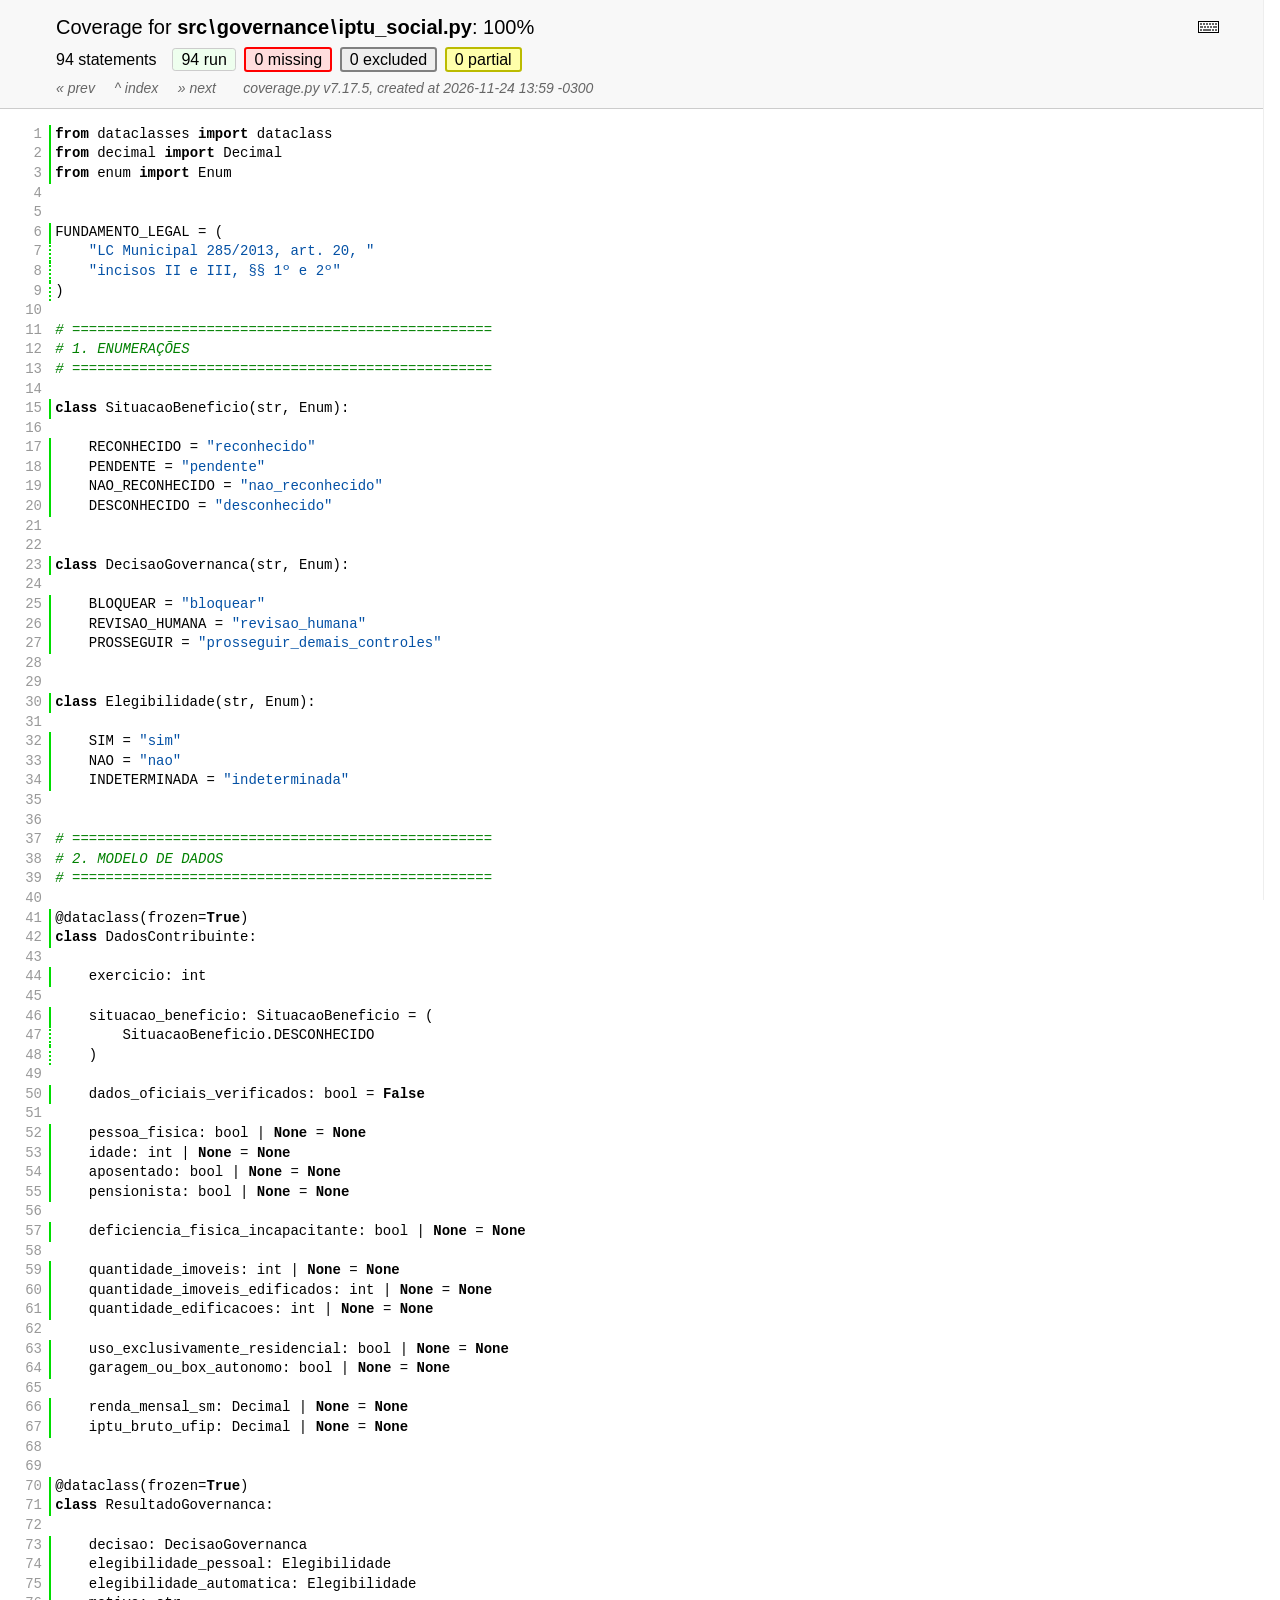
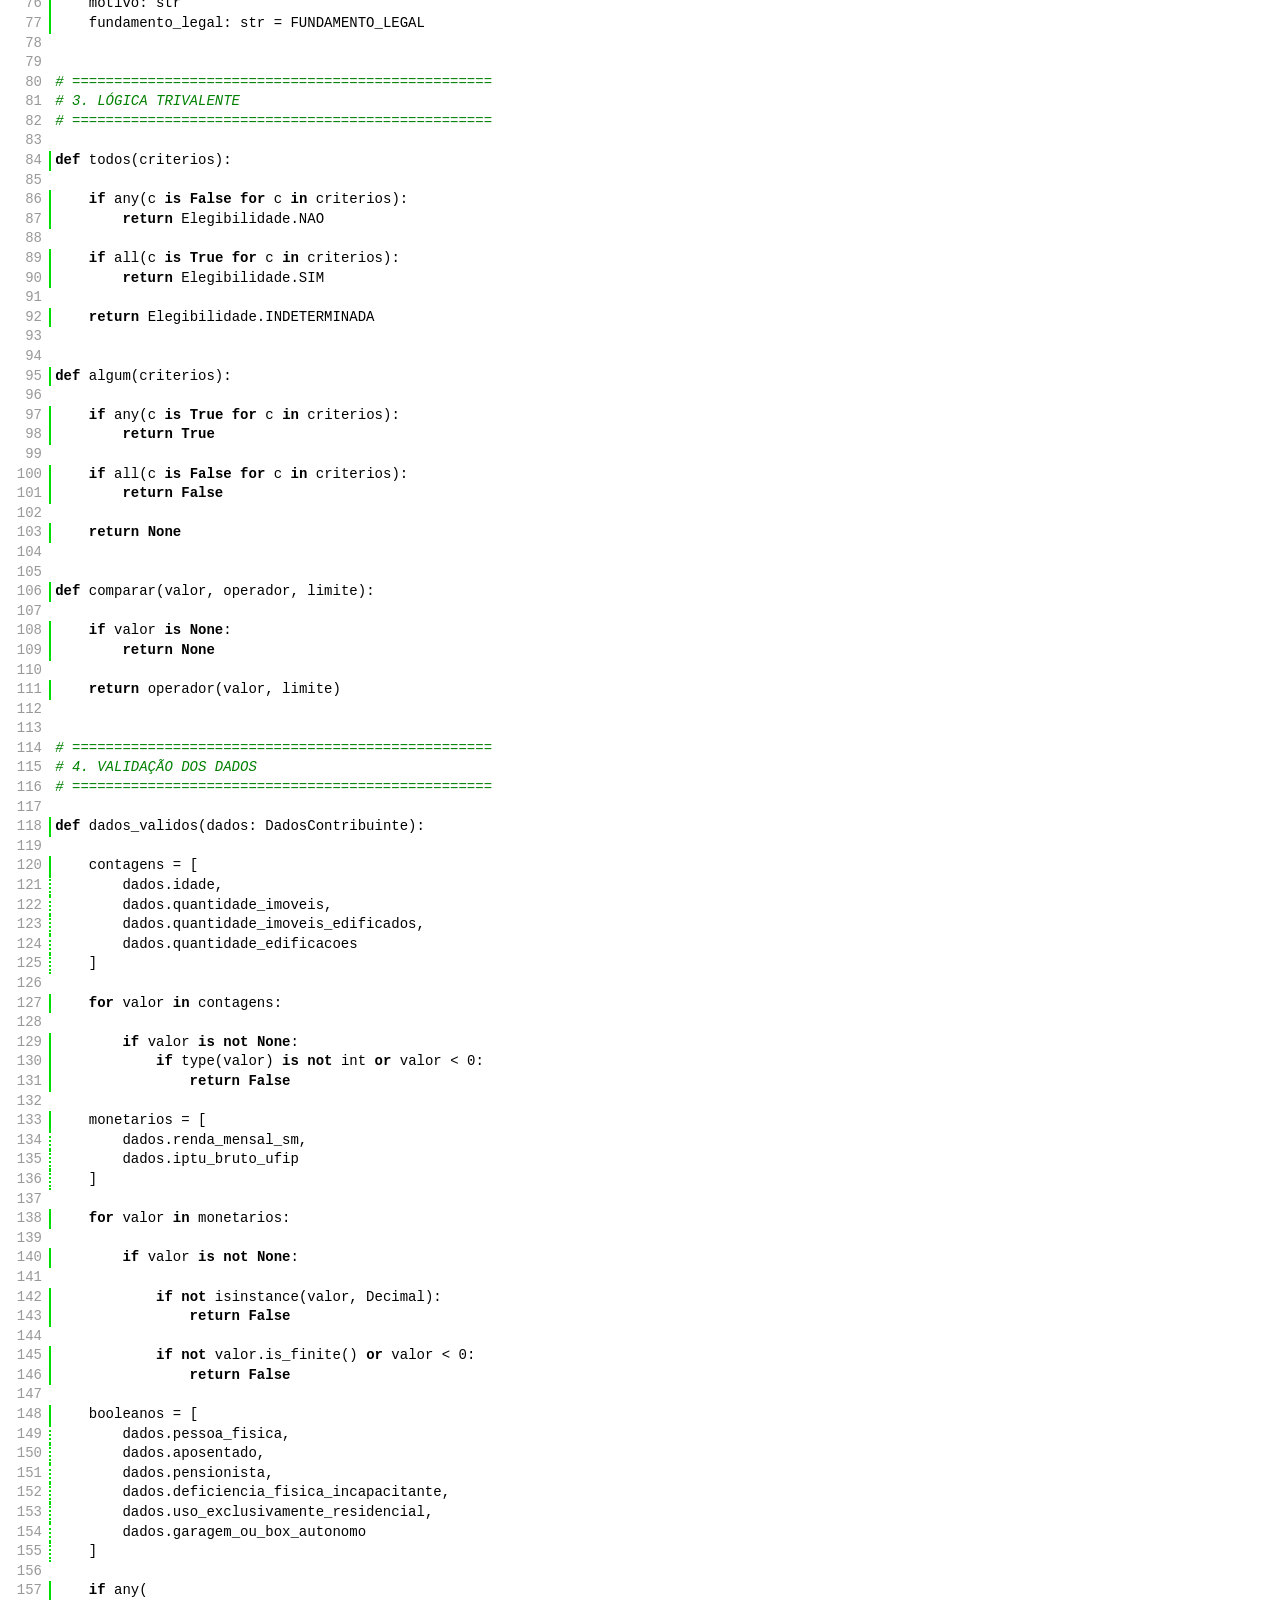
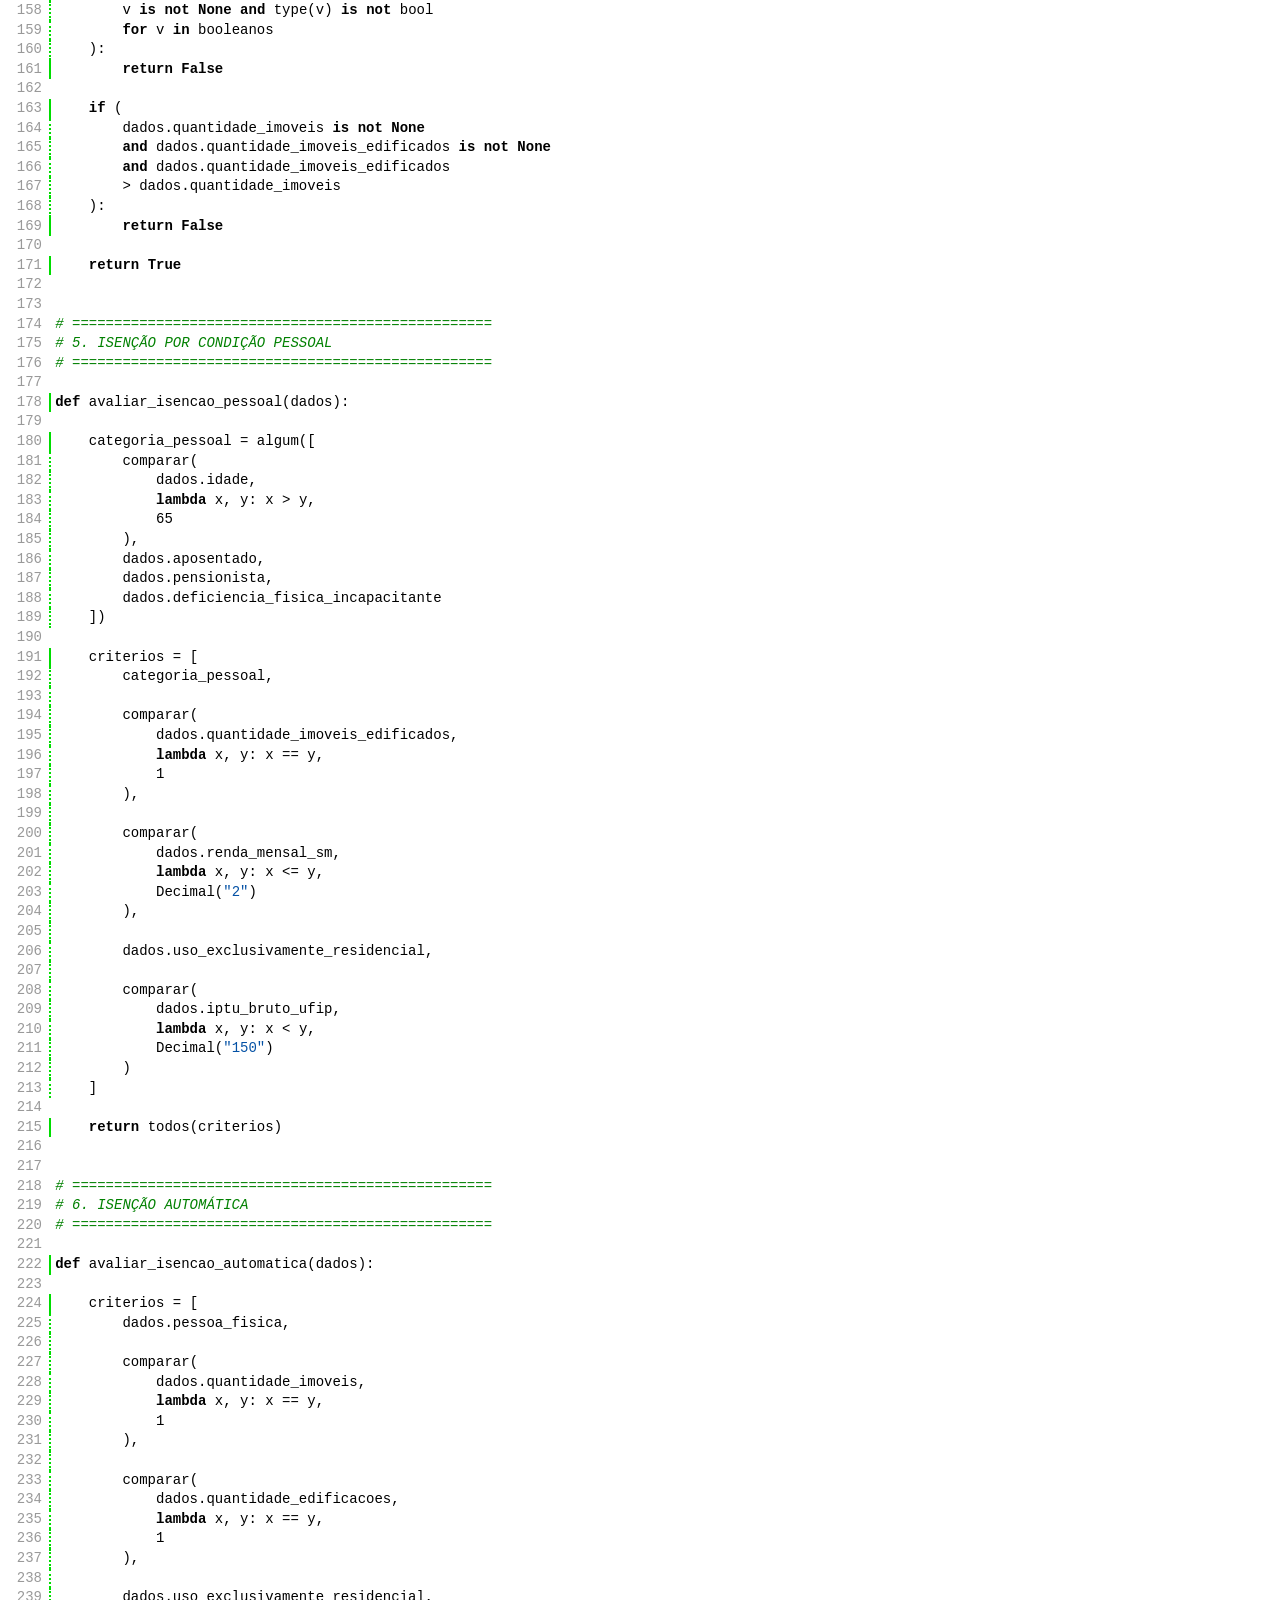
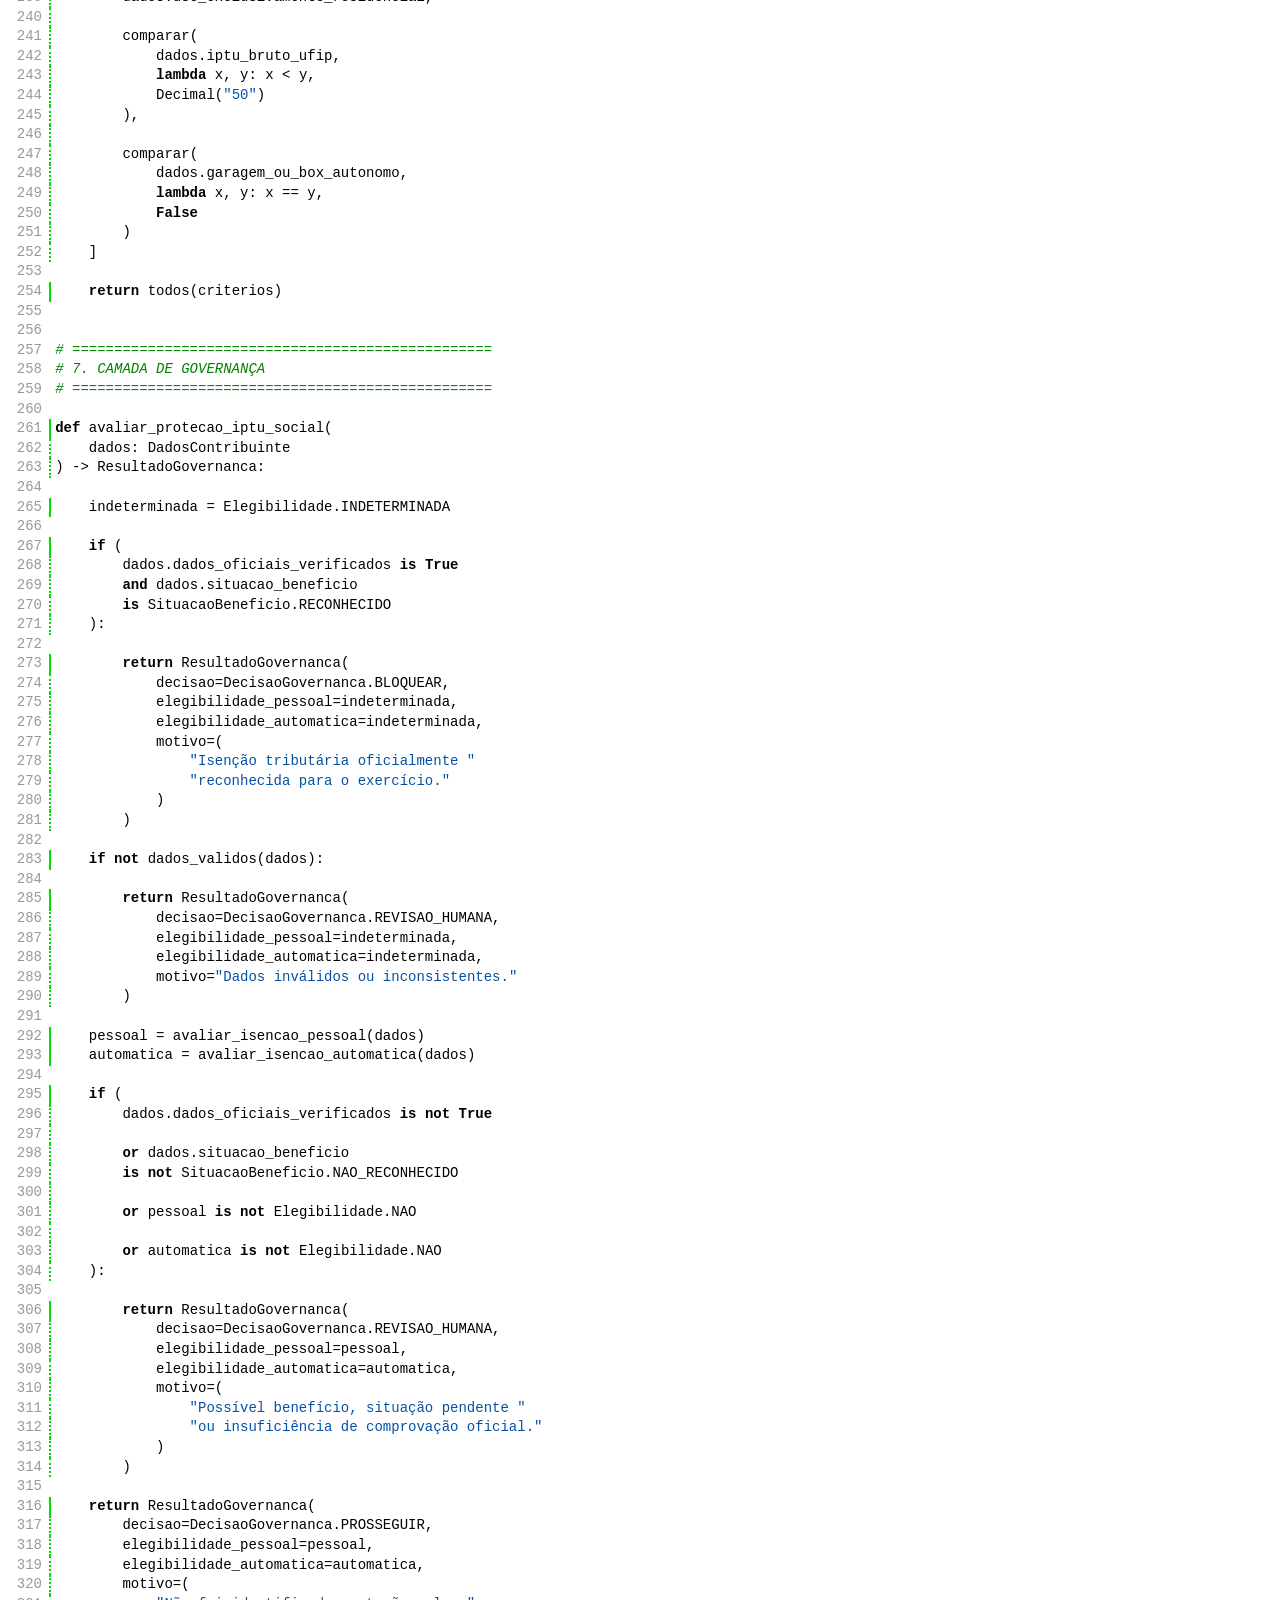
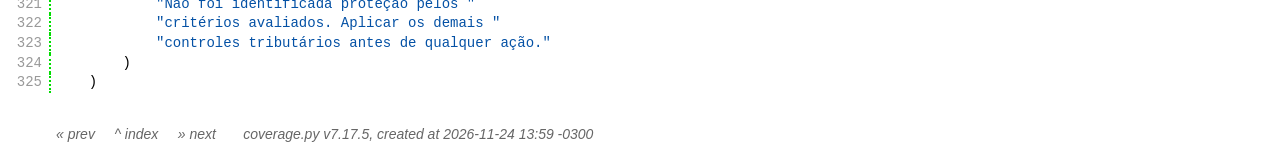
<file: docs/evidencias/cobertura_iptu_social/z_455f4b4e67345a63_iptu_social_py.html>
<!DOCTYPE html>
<html lang="en">
<head>
    <meta http-equiv="Content-Type" content="text/html; charset=utf-8">
    <title>Coverage for src\governance\iptu_social.py: 100%</title>
    <link rel="icon" sizes="32x32" href="favicon_32_cb_c827f16f.png">
    <link rel="stylesheet" href="style_cb_0853b3de.css" type="text/css">
    <script src="coverage_html_cb_c74880ea.js" defer></script>
</head>
<body class="pyfile">
<header>
    <div class="content">
        <h1>
            <span class="text">Coverage for </span><b>src<span class="sep">\</span>governance<span class="sep">\</span>iptu_social.py</b>:
            <span class="pc_cov">100%</span>
        </h1>
        <aside id="help_panel_wrapper">
            <input id="help_panel_state" type="checkbox">
            <label for="help_panel_state">
                <img id="keyboard_icon" src="keybd_closed_cb_900cfef5.png" alt="Show/hide keyboard shortcuts">
            </label>
            <div id="help_panel">
                <p class="legend">Shortcuts on this page</p>
                <div class="keyhelp">
                    <p>
                        <kbd>r</kbd>
                        <kbd>m</kbd>
                        <kbd>x</kbd>
                        <kbd>p</kbd>
                        &nbsp; toggle line displays
                    </p>
                    <p>
                        <kbd>j</kbd>
                        <kbd>k</kbd>
                        &nbsp; next/prev highlighted chunk
                    </p>
                    <p>
                        <kbd>0</kbd> &nbsp; (zero) top of page
                    </p>
                    <p>
                        <kbd>1</kbd> &nbsp; (one) first highlighted chunk
                    </p>
                    <p>
                        <kbd>[</kbd>
                        <kbd>]</kbd>
                        &nbsp; prev/next file
                    </p>
                    <p>
                        <kbd>u</kbd> &nbsp; up to the index
                    </p>
                    <p>
                        <kbd>?</kbd> &nbsp; show/hide this help
                    </p>
                </div>
            </div>
        </aside>
        <h2>
            <span class="text">94 statements &nbsp;</span>
            <button type="button" class="run button_toggle_run" value="run" data-shortcut="r" title="Toggle lines run">94<span class="text"> run</span></button>
            <button type="button" class="mis show_mis button_toggle_mis" value="mis" data-shortcut="m" title="Toggle lines missing">0<span class="text"> missing</span></button>
            <button type="button" class="exc show_exc button_toggle_exc" value="exc" data-shortcut="x" title="Toggle lines excluded">0<span class="text"> excluded</span></button>
            <button type="button" class="par run show_par button_toggle_par" value="par" data-shortcut="p" title="Toggle lines partially run">0<span class="text"> partial</span></button>
        </h2>
        <p class="text">
            <a id="prevFileLink" class="nav" href="z_455f4b4e67345a63_controle_cobranca_py.html">&#xab; prev</a> &nbsp; &nbsp;
            <a id="indexLink" class="nav" href="index.html">&Hat; index</a> &nbsp; &nbsp;
            <a id="nextFileLink" class="nav" href="index.html">&#xbb; next</a>
            &nbsp; &nbsp; &nbsp;
            <a class="nav" href="https://coverage.readthedocs.io/en/7.17.5">coverage.py v7.17.5</a>,
            created at 2026-11-24 13:59 -0300
        </p>
        <aside class="hidden">
            <button type="button" class="button_next_chunk" data-shortcut="j"></button>
            <button type="button" class="button_prev_chunk" data-shortcut="k"></button>
            <button type="button" class="button_top_of_page" data-shortcut="0"></button>
            <button type="button" class="button_first_chunk" data-shortcut="1"></button>
            <button type="button" class="button_prev_file" data-shortcut="["></button>
            <button type="button" class="button_next_file" data-shortcut="]"></button>
            <button type="button" class="button_to_index" data-shortcut="u"></button>
            <button type="button" class="button_show_hide_help" data-shortcut="?"></button>
        </aside>
    </div>
</header>
<main id="source">
    <p class="run"><span class="n"><a id="t1" href="#t1">1</a></span><span class="t"><span class="key">from</span> <span class="nam">dataclasses</span> <span class="key">import</span> <span class="nam">dataclass</span>&nbsp;</span><span class="r"></span></p>
    <p class="run"><span class="n"><a id="t2" href="#t2">2</a></span><span class="t"><span class="key">from</span> <span class="nam">decimal</span> <span class="key">import</span> <span class="nam">Decimal</span>&nbsp;</span><span class="r"></span></p>
    <p class="run"><span class="n"><a id="t3" href="#t3">3</a></span><span class="t"><span class="key">from</span> <span class="nam">enum</span> <span class="key">import</span> <span class="nam">Enum</span>&nbsp;</span><span class="r"></span></p>
    <p class="pln"><span class="n"><a id="t4" href="#t4">4</a></span><span class="t">&nbsp;</span><span class="r"></span></p>
    <p class="pln"><span class="n"><a id="t5" href="#t5">5</a></span><span class="t">&nbsp;</span><span class="r"></span></p>
    <p class="run"><span class="n"><a id="t6" href="#t6">6</a></span><span class="t"><span class="nam">FUNDAMENTO_LEGAL</span> <span class="op">=</span> <span class="op">(</span>&nbsp;</span><span class="r"></span></p>
    <p class="run run2"><span class="n"><a id="t7" href="#t7">7</a></span><span class="t">    <span class="str">&quot;LC Municipal 285/2013, art. 20, &quot;</span>&nbsp;</span><span class="r"></span></p>
    <p class="run run2"><span class="n"><a id="t8" href="#t8">8</a></span><span class="t">    <span class="str">&quot;incisos II e III, &#167;&#167; 1&#186; e 2&#186;&quot;</span>&nbsp;</span><span class="r"></span></p>
    <p class="run run2"><span class="n"><a id="t9" href="#t9">9</a></span><span class="t"><span class="op">)</span>&nbsp;</span><span class="r"></span></p>
    <p class="pln"><span class="n"><a id="t10" href="#t10">10</a></span><span class="t">&nbsp;</span><span class="r"></span></p>
    <p class="pln"><span class="n"><a id="t11" href="#t11">11</a></span><span class="t"><span class="com"># ==================================================</span>&nbsp;</span><span class="r"></span></p>
    <p class="pln"><span class="n"><a id="t12" href="#t12">12</a></span><span class="t"><span class="com"># 1. ENUMERA&#199;&#213;ES</span>&nbsp;</span><span class="r"></span></p>
    <p class="pln"><span class="n"><a id="t13" href="#t13">13</a></span><span class="t"><span class="com"># ==================================================</span>&nbsp;</span><span class="r"></span></p>
    <p class="pln"><span class="n"><a id="t14" href="#t14">14</a></span><span class="t">&nbsp;</span><span class="r"></span></p>
    <p class="run"><span class="n"><a id="t15" href="#t15">15</a></span><span class="t"><span class="key">class</span> <span class="nam">SituacaoBeneficio</span><span class="op">(</span><span class="nam">str</span><span class="op">,</span> <span class="nam">Enum</span><span class="op">)</span><span class="op">:</span>&nbsp;</span><span class="r"></span></p>
    <p class="pln"><span class="n"><a id="t16" href="#t16">16</a></span><span class="t">&nbsp;</span><span class="r"></span></p>
    <p class="run"><span class="n"><a id="t17" href="#t17">17</a></span><span class="t">    <span class="nam">RECONHECIDO</span> <span class="op">=</span> <span class="str">&quot;reconhecido&quot;</span>&nbsp;</span><span class="r"></span></p>
    <p class="run"><span class="n"><a id="t18" href="#t18">18</a></span><span class="t">    <span class="nam">PENDENTE</span> <span class="op">=</span> <span class="str">&quot;pendente&quot;</span>&nbsp;</span><span class="r"></span></p>
    <p class="run"><span class="n"><a id="t19" href="#t19">19</a></span><span class="t">    <span class="nam">NAO_RECONHECIDO</span> <span class="op">=</span> <span class="str">&quot;nao_reconhecido&quot;</span>&nbsp;</span><span class="r"></span></p>
    <p class="run"><span class="n"><a id="t20" href="#t20">20</a></span><span class="t">    <span class="nam">DESCONHECIDO</span> <span class="op">=</span> <span class="str">&quot;desconhecido&quot;</span>&nbsp;</span><span class="r"></span></p>
    <p class="pln"><span class="n"><a id="t21" href="#t21">21</a></span><span class="t">&nbsp;</span><span class="r"></span></p>
    <p class="pln"><span class="n"><a id="t22" href="#t22">22</a></span><span class="t">&nbsp;</span><span class="r"></span></p>
    <p class="run"><span class="n"><a id="t23" href="#t23">23</a></span><span class="t"><span class="key">class</span> <span class="nam">DecisaoGovernanca</span><span class="op">(</span><span class="nam">str</span><span class="op">,</span> <span class="nam">Enum</span><span class="op">)</span><span class="op">:</span>&nbsp;</span><span class="r"></span></p>
    <p class="pln"><span class="n"><a id="t24" href="#t24">24</a></span><span class="t">&nbsp;</span><span class="r"></span></p>
    <p class="run"><span class="n"><a id="t25" href="#t25">25</a></span><span class="t">    <span class="nam">BLOQUEAR</span> <span class="op">=</span> <span class="str">&quot;bloquear&quot;</span>&nbsp;</span><span class="r"></span></p>
    <p class="run"><span class="n"><a id="t26" href="#t26">26</a></span><span class="t">    <span class="nam">REVISAO_HUMANA</span> <span class="op">=</span> <span class="str">&quot;revisao_humana&quot;</span>&nbsp;</span><span class="r"></span></p>
    <p class="run"><span class="n"><a id="t27" href="#t27">27</a></span><span class="t">    <span class="nam">PROSSEGUIR</span> <span class="op">=</span> <span class="str">&quot;prosseguir_demais_controles&quot;</span>&nbsp;</span><span class="r"></span></p>
    <p class="pln"><span class="n"><a id="t28" href="#t28">28</a></span><span class="t">&nbsp;</span><span class="r"></span></p>
    <p class="pln"><span class="n"><a id="t29" href="#t29">29</a></span><span class="t">&nbsp;</span><span class="r"></span></p>
    <p class="run"><span class="n"><a id="t30" href="#t30">30</a></span><span class="t"><span class="key">class</span> <span class="nam">Elegibilidade</span><span class="op">(</span><span class="nam">str</span><span class="op">,</span> <span class="nam">Enum</span><span class="op">)</span><span class="op">:</span>&nbsp;</span><span class="r"></span></p>
    <p class="pln"><span class="n"><a id="t31" href="#t31">31</a></span><span class="t">&nbsp;</span><span class="r"></span></p>
    <p class="run"><span class="n"><a id="t32" href="#t32">32</a></span><span class="t">    <span class="nam">SIM</span> <span class="op">=</span> <span class="str">&quot;sim&quot;</span>&nbsp;</span><span class="r"></span></p>
    <p class="run"><span class="n"><a id="t33" href="#t33">33</a></span><span class="t">    <span class="nam">NAO</span> <span class="op">=</span> <span class="str">&quot;nao&quot;</span>&nbsp;</span><span class="r"></span></p>
    <p class="run"><span class="n"><a id="t34" href="#t34">34</a></span><span class="t">    <span class="nam">INDETERMINADA</span> <span class="op">=</span> <span class="str">&quot;indeterminada&quot;</span>&nbsp;</span><span class="r"></span></p>
    <p class="pln"><span class="n"><a id="t35" href="#t35">35</a></span><span class="t">&nbsp;</span><span class="r"></span></p>
    <p class="pln"><span class="n"><a id="t36" href="#t36">36</a></span><span class="t">&nbsp;</span><span class="r"></span></p>
    <p class="pln"><span class="n"><a id="t37" href="#t37">37</a></span><span class="t"><span class="com"># ==================================================</span>&nbsp;</span><span class="r"></span></p>
    <p class="pln"><span class="n"><a id="t38" href="#t38">38</a></span><span class="t"><span class="com"># 2. MODELO DE DADOS</span>&nbsp;</span><span class="r"></span></p>
    <p class="pln"><span class="n"><a id="t39" href="#t39">39</a></span><span class="t"><span class="com"># ==================================================</span>&nbsp;</span><span class="r"></span></p>
    <p class="pln"><span class="n"><a id="t40" href="#t40">40</a></span><span class="t">&nbsp;</span><span class="r"></span></p>
    <p class="run"><span class="n"><a id="t41" href="#t41">41</a></span><span class="t"><span class="op">@</span><span class="nam">dataclass</span><span class="op">(</span><span class="nam">frozen</span><span class="op">=</span><span class="key">True</span><span class="op">)</span>&nbsp;</span><span class="r"></span></p>
    <p class="run"><span class="n"><a id="t42" href="#t42">42</a></span><span class="t"><span class="key">class</span> <span class="nam">DadosContribuinte</span><span class="op">:</span>&nbsp;</span><span class="r"></span></p>
    <p class="pln"><span class="n"><a id="t43" href="#t43">43</a></span><span class="t">&nbsp;</span><span class="r"></span></p>
    <p class="run"><span class="n"><a id="t44" href="#t44">44</a></span><span class="t">    <span class="nam">exercicio</span><span class="op">:</span> <span class="nam">int</span>&nbsp;</span><span class="r"></span></p>
    <p class="pln"><span class="n"><a id="t45" href="#t45">45</a></span><span class="t">&nbsp;</span><span class="r"></span></p>
    <p class="run"><span class="n"><a id="t46" href="#t46">46</a></span><span class="t">    <span class="nam">situacao_beneficio</span><span class="op">:</span> <span class="nam">SituacaoBeneficio</span> <span class="op">=</span> <span class="op">(</span>&nbsp;</span><span class="r"></span></p>
    <p class="run run2"><span class="n"><a id="t47" href="#t47">47</a></span><span class="t">        <span class="nam">SituacaoBeneficio</span><span class="op">.</span><span class="nam">DESCONHECIDO</span>&nbsp;</span><span class="r"></span></p>
    <p class="run run2"><span class="n"><a id="t48" href="#t48">48</a></span><span class="t">    <span class="op">)</span>&nbsp;</span><span class="r"></span></p>
    <p class="pln"><span class="n"><a id="t49" href="#t49">49</a></span><span class="t">&nbsp;</span><span class="r"></span></p>
    <p class="run"><span class="n"><a id="t50" href="#t50">50</a></span><span class="t">    <span class="nam">dados_oficiais_verificados</span><span class="op">:</span> <span class="nam">bool</span> <span class="op">=</span> <span class="key">False</span>&nbsp;</span><span class="r"></span></p>
    <p class="pln"><span class="n"><a id="t51" href="#t51">51</a></span><span class="t">&nbsp;</span><span class="r"></span></p>
    <p class="run"><span class="n"><a id="t52" href="#t52">52</a></span><span class="t">    <span class="nam">pessoa_fisica</span><span class="op">:</span> <span class="nam">bool</span> <span class="op">|</span> <span class="key">None</span> <span class="op">=</span> <span class="key">None</span>&nbsp;</span><span class="r"></span></p>
    <p class="run"><span class="n"><a id="t53" href="#t53">53</a></span><span class="t">    <span class="nam">idade</span><span class="op">:</span> <span class="nam">int</span> <span class="op">|</span> <span class="key">None</span> <span class="op">=</span> <span class="key">None</span>&nbsp;</span><span class="r"></span></p>
    <p class="run"><span class="n"><a id="t54" href="#t54">54</a></span><span class="t">    <span class="nam">aposentado</span><span class="op">:</span> <span class="nam">bool</span> <span class="op">|</span> <span class="key">None</span> <span class="op">=</span> <span class="key">None</span>&nbsp;</span><span class="r"></span></p>
    <p class="run"><span class="n"><a id="t55" href="#t55">55</a></span><span class="t">    <span class="nam">pensionista</span><span class="op">:</span> <span class="nam">bool</span> <span class="op">|</span> <span class="key">None</span> <span class="op">=</span> <span class="key">None</span>&nbsp;</span><span class="r"></span></p>
    <p class="pln"><span class="n"><a id="t56" href="#t56">56</a></span><span class="t">&nbsp;</span><span class="r"></span></p>
    <p class="run"><span class="n"><a id="t57" href="#t57">57</a></span><span class="t">    <span class="nam">deficiencia_fisica_incapacitante</span><span class="op">:</span> <span class="nam">bool</span> <span class="op">|</span> <span class="key">None</span> <span class="op">=</span> <span class="key">None</span>&nbsp;</span><span class="r"></span></p>
    <p class="pln"><span class="n"><a id="t58" href="#t58">58</a></span><span class="t">&nbsp;</span><span class="r"></span></p>
    <p class="run"><span class="n"><a id="t59" href="#t59">59</a></span><span class="t">    <span class="nam">quantidade_imoveis</span><span class="op">:</span> <span class="nam">int</span> <span class="op">|</span> <span class="key">None</span> <span class="op">=</span> <span class="key">None</span>&nbsp;</span><span class="r"></span></p>
    <p class="run"><span class="n"><a id="t60" href="#t60">60</a></span><span class="t">    <span class="nam">quantidade_imoveis_edificados</span><span class="op">:</span> <span class="nam">int</span> <span class="op">|</span> <span class="key">None</span> <span class="op">=</span> <span class="key">None</span>&nbsp;</span><span class="r"></span></p>
    <p class="run"><span class="n"><a id="t61" href="#t61">61</a></span><span class="t">    <span class="nam">quantidade_edificacoes</span><span class="op">:</span> <span class="nam">int</span> <span class="op">|</span> <span class="key">None</span> <span class="op">=</span> <span class="key">None</span>&nbsp;</span><span class="r"></span></p>
    <p class="pln"><span class="n"><a id="t62" href="#t62">62</a></span><span class="t">&nbsp;</span><span class="r"></span></p>
    <p class="run"><span class="n"><a id="t63" href="#t63">63</a></span><span class="t">    <span class="nam">uso_exclusivamente_residencial</span><span class="op">:</span> <span class="nam">bool</span> <span class="op">|</span> <span class="key">None</span> <span class="op">=</span> <span class="key">None</span>&nbsp;</span><span class="r"></span></p>
    <p class="run"><span class="n"><a id="t64" href="#t64">64</a></span><span class="t">    <span class="nam">garagem_ou_box_autonomo</span><span class="op">:</span> <span class="nam">bool</span> <span class="op">|</span> <span class="key">None</span> <span class="op">=</span> <span class="key">None</span>&nbsp;</span><span class="r"></span></p>
    <p class="pln"><span class="n"><a id="t65" href="#t65">65</a></span><span class="t">&nbsp;</span><span class="r"></span></p>
    <p class="run"><span class="n"><a id="t66" href="#t66">66</a></span><span class="t">    <span class="nam">renda_mensal_sm</span><span class="op">:</span> <span class="nam">Decimal</span> <span class="op">|</span> <span class="key">None</span> <span class="op">=</span> <span class="key">None</span>&nbsp;</span><span class="r"></span></p>
    <p class="run"><span class="n"><a id="t67" href="#t67">67</a></span><span class="t">    <span class="nam">iptu_bruto_ufip</span><span class="op">:</span> <span class="nam">Decimal</span> <span class="op">|</span> <span class="key">None</span> <span class="op">=</span> <span class="key">None</span>&nbsp;</span><span class="r"></span></p>
    <p class="pln"><span class="n"><a id="t68" href="#t68">68</a></span><span class="t">&nbsp;</span><span class="r"></span></p>
    <p class="pln"><span class="n"><a id="t69" href="#t69">69</a></span><span class="t">&nbsp;</span><span class="r"></span></p>
    <p class="run"><span class="n"><a id="t70" href="#t70">70</a></span><span class="t"><span class="op">@</span><span class="nam">dataclass</span><span class="op">(</span><span class="nam">frozen</span><span class="op">=</span><span class="key">True</span><span class="op">)</span>&nbsp;</span><span class="r"></span></p>
    <p class="run"><span class="n"><a id="t71" href="#t71">71</a></span><span class="t"><span class="key">class</span> <span class="nam">ResultadoGovernanca</span><span class="op">:</span>&nbsp;</span><span class="r"></span></p>
    <p class="pln"><span class="n"><a id="t72" href="#t72">72</a></span><span class="t">&nbsp;</span><span class="r"></span></p>
    <p class="run"><span class="n"><a id="t73" href="#t73">73</a></span><span class="t">    <span class="nam">decisao</span><span class="op">:</span> <span class="nam">DecisaoGovernanca</span>&nbsp;</span><span class="r"></span></p>
    <p class="run"><span class="n"><a id="t74" href="#t74">74</a></span><span class="t">    <span class="nam">elegibilidade_pessoal</span><span class="op">:</span> <span class="nam">Elegibilidade</span>&nbsp;</span><span class="r"></span></p>
    <p class="run"><span class="n"><a id="t75" href="#t75">75</a></span><span class="t">    <span class="nam">elegibilidade_automatica</span><span class="op">:</span> <span class="nam">Elegibilidade</span>&nbsp;</span><span class="r"></span></p>
    <p class="run"><span class="n"><a id="t76" href="#t76">76</a></span><span class="t">    <span class="nam">motivo</span><span class="op">:</span> <span class="nam">str</span>&nbsp;</span><span class="r"></span></p>
    <p class="run"><span class="n"><a id="t77" href="#t77">77</a></span><span class="t">    <span class="nam">fundamento_legal</span><span class="op">:</span> <span class="nam">str</span> <span class="op">=</span> <span class="nam">FUNDAMENTO_LEGAL</span>&nbsp;</span><span class="r"></span></p>
    <p class="pln"><span class="n"><a id="t78" href="#t78">78</a></span><span class="t">&nbsp;</span><span class="r"></span></p>
    <p class="pln"><span class="n"><a id="t79" href="#t79">79</a></span><span class="t">&nbsp;</span><span class="r"></span></p>
    <p class="pln"><span class="n"><a id="t80" href="#t80">80</a></span><span class="t"><span class="com"># ==================================================</span>&nbsp;</span><span class="r"></span></p>
    <p class="pln"><span class="n"><a id="t81" href="#t81">81</a></span><span class="t"><span class="com"># 3. L&#211;GICA TRIVALENTE</span>&nbsp;</span><span class="r"></span></p>
    <p class="pln"><span class="n"><a id="t82" href="#t82">82</a></span><span class="t"><span class="com"># ==================================================</span>&nbsp;</span><span class="r"></span></p>
    <p class="pln"><span class="n"><a id="t83" href="#t83">83</a></span><span class="t">&nbsp;</span><span class="r"></span></p>
    <p class="run"><span class="n"><a id="t84" href="#t84">84</a></span><span class="t"><span class="key">def</span> <span class="nam">todos</span><span class="op">(</span><span class="nam">criterios</span><span class="op">)</span><span class="op">:</span>&nbsp;</span><span class="r"></span></p>
    <p class="pln"><span class="n"><a id="t85" href="#t85">85</a></span><span class="t">&nbsp;</span><span class="r"></span></p>
    <p class="run"><span class="n"><a id="t86" href="#t86">86</a></span><span class="t">    <span class="key">if</span> <span class="nam">any</span><span class="op">(</span><span class="nam">c</span> <span class="key">is</span> <span class="key">False</span> <span class="key">for</span> <span class="nam">c</span> <span class="key">in</span> <span class="nam">criterios</span><span class="op">)</span><span class="op">:</span>&nbsp;</span><span class="r"></span></p>
    <p class="run"><span class="n"><a id="t87" href="#t87">87</a></span><span class="t">        <span class="key">return</span> <span class="nam">Elegibilidade</span><span class="op">.</span><span class="nam">NAO</span>&nbsp;</span><span class="r"></span></p>
    <p class="pln"><span class="n"><a id="t88" href="#t88">88</a></span><span class="t">&nbsp;</span><span class="r"></span></p>
    <p class="run"><span class="n"><a id="t89" href="#t89">89</a></span><span class="t">    <span class="key">if</span> <span class="nam">all</span><span class="op">(</span><span class="nam">c</span> <span class="key">is</span> <span class="key">True</span> <span class="key">for</span> <span class="nam">c</span> <span class="key">in</span> <span class="nam">criterios</span><span class="op">)</span><span class="op">:</span>&nbsp;</span><span class="r"></span></p>
    <p class="run"><span class="n"><a id="t90" href="#t90">90</a></span><span class="t">        <span class="key">return</span> <span class="nam">Elegibilidade</span><span class="op">.</span><span class="nam">SIM</span>&nbsp;</span><span class="r"></span></p>
    <p class="pln"><span class="n"><a id="t91" href="#t91">91</a></span><span class="t">&nbsp;</span><span class="r"></span></p>
    <p class="run"><span class="n"><a id="t92" href="#t92">92</a></span><span class="t">    <span class="key">return</span> <span class="nam">Elegibilidade</span><span class="op">.</span><span class="nam">INDETERMINADA</span>&nbsp;</span><span class="r"></span></p>
    <p class="pln"><span class="n"><a id="t93" href="#t93">93</a></span><span class="t">&nbsp;</span><span class="r"></span></p>
    <p class="pln"><span class="n"><a id="t94" href="#t94">94</a></span><span class="t">&nbsp;</span><span class="r"></span></p>
    <p class="run"><span class="n"><a id="t95" href="#t95">95</a></span><span class="t"><span class="key">def</span> <span class="nam">algum</span><span class="op">(</span><span class="nam">criterios</span><span class="op">)</span><span class="op">:</span>&nbsp;</span><span class="r"></span></p>
    <p class="pln"><span class="n"><a id="t96" href="#t96">96</a></span><span class="t">&nbsp;</span><span class="r"></span></p>
    <p class="run"><span class="n"><a id="t97" href="#t97">97</a></span><span class="t">    <span class="key">if</span> <span class="nam">any</span><span class="op">(</span><span class="nam">c</span> <span class="key">is</span> <span class="key">True</span> <span class="key">for</span> <span class="nam">c</span> <span class="key">in</span> <span class="nam">criterios</span><span class="op">)</span><span class="op">:</span>&nbsp;</span><span class="r"></span></p>
    <p class="run"><span class="n"><a id="t98" href="#t98">98</a></span><span class="t">        <span class="key">return</span> <span class="key">True</span>&nbsp;</span><span class="r"></span></p>
    <p class="pln"><span class="n"><a id="t99" href="#t99">99</a></span><span class="t">&nbsp;</span><span class="r"></span></p>
    <p class="run"><span class="n"><a id="t100" href="#t100">100</a></span><span class="t">    <span class="key">if</span> <span class="nam">all</span><span class="op">(</span><span class="nam">c</span> <span class="key">is</span> <span class="key">False</span> <span class="key">for</span> <span class="nam">c</span> <span class="key">in</span> <span class="nam">criterios</span><span class="op">)</span><span class="op">:</span>&nbsp;</span><span class="r"></span></p>
    <p class="run"><span class="n"><a id="t101" href="#t101">101</a></span><span class="t">        <span class="key">return</span> <span class="key">False</span>&nbsp;</span><span class="r"></span></p>
    <p class="pln"><span class="n"><a id="t102" href="#t102">102</a></span><span class="t">&nbsp;</span><span class="r"></span></p>
    <p class="run"><span class="n"><a id="t103" href="#t103">103</a></span><span class="t">    <span class="key">return</span> <span class="key">None</span>&nbsp;</span><span class="r"></span></p>
    <p class="pln"><span class="n"><a id="t104" href="#t104">104</a></span><span class="t">&nbsp;</span><span class="r"></span></p>
    <p class="pln"><span class="n"><a id="t105" href="#t105">105</a></span><span class="t">&nbsp;</span><span class="r"></span></p>
    <p class="run"><span class="n"><a id="t106" href="#t106">106</a></span><span class="t"><span class="key">def</span> <span class="nam">comparar</span><span class="op">(</span><span class="nam">valor</span><span class="op">,</span> <span class="nam">operador</span><span class="op">,</span> <span class="nam">limite</span><span class="op">)</span><span class="op">:</span>&nbsp;</span><span class="r"></span></p>
    <p class="pln"><span class="n"><a id="t107" href="#t107">107</a></span><span class="t">&nbsp;</span><span class="r"></span></p>
    <p class="run"><span class="n"><a id="t108" href="#t108">108</a></span><span class="t">    <span class="key">if</span> <span class="nam">valor</span> <span class="key">is</span> <span class="key">None</span><span class="op">:</span>&nbsp;</span><span class="r"></span></p>
    <p class="run"><span class="n"><a id="t109" href="#t109">109</a></span><span class="t">        <span class="key">return</span> <span class="key">None</span>&nbsp;</span><span class="r"></span></p>
    <p class="pln"><span class="n"><a id="t110" href="#t110">110</a></span><span class="t">&nbsp;</span><span class="r"></span></p>
    <p class="run"><span class="n"><a id="t111" href="#t111">111</a></span><span class="t">    <span class="key">return</span> <span class="nam">operador</span><span class="op">(</span><span class="nam">valor</span><span class="op">,</span> <span class="nam">limite</span><span class="op">)</span>&nbsp;</span><span class="r"></span></p>
    <p class="pln"><span class="n"><a id="t112" href="#t112">112</a></span><span class="t">&nbsp;</span><span class="r"></span></p>
    <p class="pln"><span class="n"><a id="t113" href="#t113">113</a></span><span class="t">&nbsp;</span><span class="r"></span></p>
    <p class="pln"><span class="n"><a id="t114" href="#t114">114</a></span><span class="t"><span class="com"># ==================================================</span>&nbsp;</span><span class="r"></span></p>
    <p class="pln"><span class="n"><a id="t115" href="#t115">115</a></span><span class="t"><span class="com"># 4. VALIDA&#199;&#195;O DOS DADOS</span>&nbsp;</span><span class="r"></span></p>
    <p class="pln"><span class="n"><a id="t116" href="#t116">116</a></span><span class="t"><span class="com"># ==================================================</span>&nbsp;</span><span class="r"></span></p>
    <p class="pln"><span class="n"><a id="t117" href="#t117">117</a></span><span class="t">&nbsp;</span><span class="r"></span></p>
    <p class="run"><span class="n"><a id="t118" href="#t118">118</a></span><span class="t"><span class="key">def</span> <span class="nam">dados_validos</span><span class="op">(</span><span class="nam">dados</span><span class="op">:</span> <span class="nam">DadosContribuinte</span><span class="op">)</span><span class="op">:</span>&nbsp;</span><span class="r"></span></p>
    <p class="pln"><span class="n"><a id="t119" href="#t119">119</a></span><span class="t">&nbsp;</span><span class="r"></span></p>
    <p class="run"><span class="n"><a id="t120" href="#t120">120</a></span><span class="t">    <span class="nam">contagens</span> <span class="op">=</span> <span class="op">[</span>&nbsp;</span><span class="r"></span></p>
    <p class="run run2"><span class="n"><a id="t121" href="#t121">121</a></span><span class="t">        <span class="nam">dados</span><span class="op">.</span><span class="nam">idade</span><span class="op">,</span>&nbsp;</span><span class="r"></span></p>
    <p class="run run2"><span class="n"><a id="t122" href="#t122">122</a></span><span class="t">        <span class="nam">dados</span><span class="op">.</span><span class="nam">quantidade_imoveis</span><span class="op">,</span>&nbsp;</span><span class="r"></span></p>
    <p class="run run2"><span class="n"><a id="t123" href="#t123">123</a></span><span class="t">        <span class="nam">dados</span><span class="op">.</span><span class="nam">quantidade_imoveis_edificados</span><span class="op">,</span>&nbsp;</span><span class="r"></span></p>
    <p class="run run2"><span class="n"><a id="t124" href="#t124">124</a></span><span class="t">        <span class="nam">dados</span><span class="op">.</span><span class="nam">quantidade_edificacoes</span>&nbsp;</span><span class="r"></span></p>
    <p class="run run2"><span class="n"><a id="t125" href="#t125">125</a></span><span class="t">    <span class="op">]</span>&nbsp;</span><span class="r"></span></p>
    <p class="pln"><span class="n"><a id="t126" href="#t126">126</a></span><span class="t">&nbsp;</span><span class="r"></span></p>
    <p class="run"><span class="n"><a id="t127" href="#t127">127</a></span><span class="t">    <span class="key">for</span> <span class="nam">valor</span> <span class="key">in</span> <span class="nam">contagens</span><span class="op">:</span>&nbsp;</span><span class="r"></span></p>
    <p class="pln"><span class="n"><a id="t128" href="#t128">128</a></span><span class="t">&nbsp;</span><span class="r"></span></p>
    <p class="run"><span class="n"><a id="t129" href="#t129">129</a></span><span class="t">        <span class="key">if</span> <span class="nam">valor</span> <span class="key">is</span> <span class="key">not</span> <span class="key">None</span><span class="op">:</span>&nbsp;</span><span class="r"></span></p>
    <p class="run"><span class="n"><a id="t130" href="#t130">130</a></span><span class="t">            <span class="key">if</span> <span class="nam">type</span><span class="op">(</span><span class="nam">valor</span><span class="op">)</span> <span class="key">is</span> <span class="key">not</span> <span class="nam">int</span> <span class="key">or</span> <span class="nam">valor</span> <span class="op">&lt;</span> <span class="num">0</span><span class="op">:</span>&nbsp;</span><span class="r"></span></p>
    <p class="run"><span class="n"><a id="t131" href="#t131">131</a></span><span class="t">                <span class="key">return</span> <span class="key">False</span>&nbsp;</span><span class="r"></span></p>
    <p class="pln"><span class="n"><a id="t132" href="#t132">132</a></span><span class="t">&nbsp;</span><span class="r"></span></p>
    <p class="run"><span class="n"><a id="t133" href="#t133">133</a></span><span class="t">    <span class="nam">monetarios</span> <span class="op">=</span> <span class="op">[</span>&nbsp;</span><span class="r"></span></p>
    <p class="run run2"><span class="n"><a id="t134" href="#t134">134</a></span><span class="t">        <span class="nam">dados</span><span class="op">.</span><span class="nam">renda_mensal_sm</span><span class="op">,</span>&nbsp;</span><span class="r"></span></p>
    <p class="run run2"><span class="n"><a id="t135" href="#t135">135</a></span><span class="t">        <span class="nam">dados</span><span class="op">.</span><span class="nam">iptu_bruto_ufip</span>&nbsp;</span><span class="r"></span></p>
    <p class="run run2"><span class="n"><a id="t136" href="#t136">136</a></span><span class="t">    <span class="op">]</span>&nbsp;</span><span class="r"></span></p>
    <p class="pln"><span class="n"><a id="t137" href="#t137">137</a></span><span class="t">&nbsp;</span><span class="r"></span></p>
    <p class="run"><span class="n"><a id="t138" href="#t138">138</a></span><span class="t">    <span class="key">for</span> <span class="nam">valor</span> <span class="key">in</span> <span class="nam">monetarios</span><span class="op">:</span>&nbsp;</span><span class="r"></span></p>
    <p class="pln"><span class="n"><a id="t139" href="#t139">139</a></span><span class="t">&nbsp;</span><span class="r"></span></p>
    <p class="run"><span class="n"><a id="t140" href="#t140">140</a></span><span class="t">        <span class="key">if</span> <span class="nam">valor</span> <span class="key">is</span> <span class="key">not</span> <span class="key">None</span><span class="op">:</span>&nbsp;</span><span class="r"></span></p>
    <p class="pln"><span class="n"><a id="t141" href="#t141">141</a></span><span class="t">&nbsp;</span><span class="r"></span></p>
    <p class="run"><span class="n"><a id="t142" href="#t142">142</a></span><span class="t">            <span class="key">if</span> <span class="key">not</span> <span class="nam">isinstance</span><span class="op">(</span><span class="nam">valor</span><span class="op">,</span> <span class="nam">Decimal</span><span class="op">)</span><span class="op">:</span>&nbsp;</span><span class="r"></span></p>
    <p class="run"><span class="n"><a id="t143" href="#t143">143</a></span><span class="t">                <span class="key">return</span> <span class="key">False</span>&nbsp;</span><span class="r"></span></p>
    <p class="pln"><span class="n"><a id="t144" href="#t144">144</a></span><span class="t">&nbsp;</span><span class="r"></span></p>
    <p class="run"><span class="n"><a id="t145" href="#t145">145</a></span><span class="t">            <span class="key">if</span> <span class="key">not</span> <span class="nam">valor</span><span class="op">.</span><span class="nam">is_finite</span><span class="op">(</span><span class="op">)</span> <span class="key">or</span> <span class="nam">valor</span> <span class="op">&lt;</span> <span class="num">0</span><span class="op">:</span>&nbsp;</span><span class="r"></span></p>
    <p class="run"><span class="n"><a id="t146" href="#t146">146</a></span><span class="t">                <span class="key">return</span> <span class="key">False</span>&nbsp;</span><span class="r"></span></p>
    <p class="pln"><span class="n"><a id="t147" href="#t147">147</a></span><span class="t">&nbsp;</span><span class="r"></span></p>
    <p class="run"><span class="n"><a id="t148" href="#t148">148</a></span><span class="t">    <span class="nam">booleanos</span> <span class="op">=</span> <span class="op">[</span>&nbsp;</span><span class="r"></span></p>
    <p class="run run2"><span class="n"><a id="t149" href="#t149">149</a></span><span class="t">        <span class="nam">dados</span><span class="op">.</span><span class="nam">pessoa_fisica</span><span class="op">,</span>&nbsp;</span><span class="r"></span></p>
    <p class="run run2"><span class="n"><a id="t150" href="#t150">150</a></span><span class="t">        <span class="nam">dados</span><span class="op">.</span><span class="nam">aposentado</span><span class="op">,</span>&nbsp;</span><span class="r"></span></p>
    <p class="run run2"><span class="n"><a id="t151" href="#t151">151</a></span><span class="t">        <span class="nam">dados</span><span class="op">.</span><span class="nam">pensionista</span><span class="op">,</span>&nbsp;</span><span class="r"></span></p>
    <p class="run run2"><span class="n"><a id="t152" href="#t152">152</a></span><span class="t">        <span class="nam">dados</span><span class="op">.</span><span class="nam">deficiencia_fisica_incapacitante</span><span class="op">,</span>&nbsp;</span><span class="r"></span></p>
    <p class="run run2"><span class="n"><a id="t153" href="#t153">153</a></span><span class="t">        <span class="nam">dados</span><span class="op">.</span><span class="nam">uso_exclusivamente_residencial</span><span class="op">,</span>&nbsp;</span><span class="r"></span></p>
    <p class="run run2"><span class="n"><a id="t154" href="#t154">154</a></span><span class="t">        <span class="nam">dados</span><span class="op">.</span><span class="nam">garagem_ou_box_autonomo</span>&nbsp;</span><span class="r"></span></p>
    <p class="run run2"><span class="n"><a id="t155" href="#t155">155</a></span><span class="t">    <span class="op">]</span>&nbsp;</span><span class="r"></span></p>
    <p class="pln"><span class="n"><a id="t156" href="#t156">156</a></span><span class="t">&nbsp;</span><span class="r"></span></p>
    <p class="run"><span class="n"><a id="t157" href="#t157">157</a></span><span class="t">    <span class="key">if</span> <span class="nam">any</span><span class="op">(</span>&nbsp;</span><span class="r"></span></p>
    <p class="run run2"><span class="n"><a id="t158" href="#t158">158</a></span><span class="t">        <span class="nam">v</span> <span class="key">is</span> <span class="key">not</span> <span class="key">None</span> <span class="key">and</span> <span class="nam">type</span><span class="op">(</span><span class="nam">v</span><span class="op">)</span> <span class="key">is</span> <span class="key">not</span> <span class="nam">bool</span>&nbsp;</span><span class="r"></span></p>
    <p class="run run2"><span class="n"><a id="t159" href="#t159">159</a></span><span class="t">        <span class="key">for</span> <span class="nam">v</span> <span class="key">in</span> <span class="nam">booleanos</span>&nbsp;</span><span class="r"></span></p>
    <p class="run run2"><span class="n"><a id="t160" href="#t160">160</a></span><span class="t">    <span class="op">)</span><span class="op">:</span>&nbsp;</span><span class="r"></span></p>
    <p class="run"><span class="n"><a id="t161" href="#t161">161</a></span><span class="t">        <span class="key">return</span> <span class="key">False</span>&nbsp;</span><span class="r"></span></p>
    <p class="pln"><span class="n"><a id="t162" href="#t162">162</a></span><span class="t">&nbsp;</span><span class="r"></span></p>
    <p class="run"><span class="n"><a id="t163" href="#t163">163</a></span><span class="t">    <span class="key">if</span> <span class="op">(</span>&nbsp;</span><span class="r"></span></p>
    <p class="run run2"><span class="n"><a id="t164" href="#t164">164</a></span><span class="t">        <span class="nam">dados</span><span class="op">.</span><span class="nam">quantidade_imoveis</span> <span class="key">is</span> <span class="key">not</span> <span class="key">None</span>&nbsp;</span><span class="r"></span></p>
    <p class="run run2"><span class="n"><a id="t165" href="#t165">165</a></span><span class="t">        <span class="key">and</span> <span class="nam">dados</span><span class="op">.</span><span class="nam">quantidade_imoveis_edificados</span> <span class="key">is</span> <span class="key">not</span> <span class="key">None</span>&nbsp;</span><span class="r"></span></p>
    <p class="run run2"><span class="n"><a id="t166" href="#t166">166</a></span><span class="t">        <span class="key">and</span> <span class="nam">dados</span><span class="op">.</span><span class="nam">quantidade_imoveis_edificados</span>&nbsp;</span><span class="r"></span></p>
    <p class="run run2"><span class="n"><a id="t167" href="#t167">167</a></span><span class="t">        <span class="op">&gt;</span> <span class="nam">dados</span><span class="op">.</span><span class="nam">quantidade_imoveis</span>&nbsp;</span><span class="r"></span></p>
    <p class="run run2"><span class="n"><a id="t168" href="#t168">168</a></span><span class="t">    <span class="op">)</span><span class="op">:</span>&nbsp;</span><span class="r"></span></p>
    <p class="run"><span class="n"><a id="t169" href="#t169">169</a></span><span class="t">        <span class="key">return</span> <span class="key">False</span>&nbsp;</span><span class="r"></span></p>
    <p class="pln"><span class="n"><a id="t170" href="#t170">170</a></span><span class="t">&nbsp;</span><span class="r"></span></p>
    <p class="run"><span class="n"><a id="t171" href="#t171">171</a></span><span class="t">    <span class="key">return</span> <span class="key">True</span>&nbsp;</span><span class="r"></span></p>
    <p class="pln"><span class="n"><a id="t172" href="#t172">172</a></span><span class="t">&nbsp;</span><span class="r"></span></p>
    <p class="pln"><span class="n"><a id="t173" href="#t173">173</a></span><span class="t">&nbsp;</span><span class="r"></span></p>
    <p class="pln"><span class="n"><a id="t174" href="#t174">174</a></span><span class="t"><span class="com"># ==================================================</span>&nbsp;</span><span class="r"></span></p>
    <p class="pln"><span class="n"><a id="t175" href="#t175">175</a></span><span class="t"><span class="com"># 5. ISEN&#199;&#195;O POR CONDI&#199;&#195;O PESSOAL</span>&nbsp;</span><span class="r"></span></p>
    <p class="pln"><span class="n"><a id="t176" href="#t176">176</a></span><span class="t"><span class="com"># ==================================================</span>&nbsp;</span><span class="r"></span></p>
    <p class="pln"><span class="n"><a id="t177" href="#t177">177</a></span><span class="t">&nbsp;</span><span class="r"></span></p>
    <p class="run"><span class="n"><a id="t178" href="#t178">178</a></span><span class="t"><span class="key">def</span> <span class="nam">avaliar_isencao_pessoal</span><span class="op">(</span><span class="nam">dados</span><span class="op">)</span><span class="op">:</span>&nbsp;</span><span class="r"></span></p>
    <p class="pln"><span class="n"><a id="t179" href="#t179">179</a></span><span class="t">&nbsp;</span><span class="r"></span></p>
    <p class="run"><span class="n"><a id="t180" href="#t180">180</a></span><span class="t">    <span class="nam">categoria_pessoal</span> <span class="op">=</span> <span class="nam">algum</span><span class="op">(</span><span class="op">[</span>&nbsp;</span><span class="r"></span></p>
    <p class="run run2"><span class="n"><a id="t181" href="#t181">181</a></span><span class="t">        <span class="nam">comparar</span><span class="op">(</span>&nbsp;</span><span class="r"></span></p>
    <p class="run run2"><span class="n"><a id="t182" href="#t182">182</a></span><span class="t">            <span class="nam">dados</span><span class="op">.</span><span class="nam">idade</span><span class="op">,</span>&nbsp;</span><span class="r"></span></p>
    <p class="run run2"><span class="n"><a id="t183" href="#t183">183</a></span><span class="t">            <span class="key">lambda</span> <span class="nam">x</span><span class="op">,</span> <span class="nam">y</span><span class="op">:</span> <span class="nam">x</span> <span class="op">&gt;</span> <span class="nam">y</span><span class="op">,</span>&nbsp;</span><span class="r"></span></p>
    <p class="run run2"><span class="n"><a id="t184" href="#t184">184</a></span><span class="t">            <span class="num">65</span>&nbsp;</span><span class="r"></span></p>
    <p class="run run2"><span class="n"><a id="t185" href="#t185">185</a></span><span class="t">        <span class="op">)</span><span class="op">,</span>&nbsp;</span><span class="r"></span></p>
    <p class="run run2"><span class="n"><a id="t186" href="#t186">186</a></span><span class="t">        <span class="nam">dados</span><span class="op">.</span><span class="nam">aposentado</span><span class="op">,</span>&nbsp;</span><span class="r"></span></p>
    <p class="run run2"><span class="n"><a id="t187" href="#t187">187</a></span><span class="t">        <span class="nam">dados</span><span class="op">.</span><span class="nam">pensionista</span><span class="op">,</span>&nbsp;</span><span class="r"></span></p>
    <p class="run run2"><span class="n"><a id="t188" href="#t188">188</a></span><span class="t">        <span class="nam">dados</span><span class="op">.</span><span class="nam">deficiencia_fisica_incapacitante</span>&nbsp;</span><span class="r"></span></p>
    <p class="run run2"><span class="n"><a id="t189" href="#t189">189</a></span><span class="t">    <span class="op">]</span><span class="op">)</span>&nbsp;</span><span class="r"></span></p>
    <p class="pln"><span class="n"><a id="t190" href="#t190">190</a></span><span class="t">&nbsp;</span><span class="r"></span></p>
    <p class="run"><span class="n"><a id="t191" href="#t191">191</a></span><span class="t">    <span class="nam">criterios</span> <span class="op">=</span> <span class="op">[</span>&nbsp;</span><span class="r"></span></p>
    <p class="run run2"><span class="n"><a id="t192" href="#t192">192</a></span><span class="t">        <span class="nam">categoria_pessoal</span><span class="op">,</span>&nbsp;</span><span class="r"></span></p>
    <p class="run run2"><span class="n"><a id="t193" href="#t193">193</a></span><span class="t">&nbsp;</span><span class="r"></span></p>
    <p class="run run2"><span class="n"><a id="t194" href="#t194">194</a></span><span class="t">        <span class="nam">comparar</span><span class="op">(</span>&nbsp;</span><span class="r"></span></p>
    <p class="run run2"><span class="n"><a id="t195" href="#t195">195</a></span><span class="t">            <span class="nam">dados</span><span class="op">.</span><span class="nam">quantidade_imoveis_edificados</span><span class="op">,</span>&nbsp;</span><span class="r"></span></p>
    <p class="run run2"><span class="n"><a id="t196" href="#t196">196</a></span><span class="t">            <span class="key">lambda</span> <span class="nam">x</span><span class="op">,</span> <span class="nam">y</span><span class="op">:</span> <span class="nam">x</span> <span class="op">==</span> <span class="nam">y</span><span class="op">,</span>&nbsp;</span><span class="r"></span></p>
    <p class="run run2"><span class="n"><a id="t197" href="#t197">197</a></span><span class="t">            <span class="num">1</span>&nbsp;</span><span class="r"></span></p>
    <p class="run run2"><span class="n"><a id="t198" href="#t198">198</a></span><span class="t">        <span class="op">)</span><span class="op">,</span>&nbsp;</span><span class="r"></span></p>
    <p class="run run2"><span class="n"><a id="t199" href="#t199">199</a></span><span class="t">&nbsp;</span><span class="r"></span></p>
    <p class="run run2"><span class="n"><a id="t200" href="#t200">200</a></span><span class="t">        <span class="nam">comparar</span><span class="op">(</span>&nbsp;</span><span class="r"></span></p>
    <p class="run run2"><span class="n"><a id="t201" href="#t201">201</a></span><span class="t">            <span class="nam">dados</span><span class="op">.</span><span class="nam">renda_mensal_sm</span><span class="op">,</span>&nbsp;</span><span class="r"></span></p>
    <p class="run run2"><span class="n"><a id="t202" href="#t202">202</a></span><span class="t">            <span class="key">lambda</span> <span class="nam">x</span><span class="op">,</span> <span class="nam">y</span><span class="op">:</span> <span class="nam">x</span> <span class="op">&lt;=</span> <span class="nam">y</span><span class="op">,</span>&nbsp;</span><span class="r"></span></p>
    <p class="run run2"><span class="n"><a id="t203" href="#t203">203</a></span><span class="t">            <span class="nam">Decimal</span><span class="op">(</span><span class="str">&quot;2&quot;</span><span class="op">)</span>&nbsp;</span><span class="r"></span></p>
    <p class="run run2"><span class="n"><a id="t204" href="#t204">204</a></span><span class="t">        <span class="op">)</span><span class="op">,</span>&nbsp;</span><span class="r"></span></p>
    <p class="run run2"><span class="n"><a id="t205" href="#t205">205</a></span><span class="t">&nbsp;</span><span class="r"></span></p>
    <p class="run run2"><span class="n"><a id="t206" href="#t206">206</a></span><span class="t">        <span class="nam">dados</span><span class="op">.</span><span class="nam">uso_exclusivamente_residencial</span><span class="op">,</span>&nbsp;</span><span class="r"></span></p>
    <p class="run run2"><span class="n"><a id="t207" href="#t207">207</a></span><span class="t">&nbsp;</span><span class="r"></span></p>
    <p class="run run2"><span class="n"><a id="t208" href="#t208">208</a></span><span class="t">        <span class="nam">comparar</span><span class="op">(</span>&nbsp;</span><span class="r"></span></p>
    <p class="run run2"><span class="n"><a id="t209" href="#t209">209</a></span><span class="t">            <span class="nam">dados</span><span class="op">.</span><span class="nam">iptu_bruto_ufip</span><span class="op">,</span>&nbsp;</span><span class="r"></span></p>
    <p class="run run2"><span class="n"><a id="t210" href="#t210">210</a></span><span class="t">            <span class="key">lambda</span> <span class="nam">x</span><span class="op">,</span> <span class="nam">y</span><span class="op">:</span> <span class="nam">x</span> <span class="op">&lt;</span> <span class="nam">y</span><span class="op">,</span>&nbsp;</span><span class="r"></span></p>
    <p class="run run2"><span class="n"><a id="t211" href="#t211">211</a></span><span class="t">            <span class="nam">Decimal</span><span class="op">(</span><span class="str">&quot;150&quot;</span><span class="op">)</span>&nbsp;</span><span class="r"></span></p>
    <p class="run run2"><span class="n"><a id="t212" href="#t212">212</a></span><span class="t">        <span class="op">)</span>&nbsp;</span><span class="r"></span></p>
    <p class="run run2"><span class="n"><a id="t213" href="#t213">213</a></span><span class="t">    <span class="op">]</span>&nbsp;</span><span class="r"></span></p>
    <p class="pln"><span class="n"><a id="t214" href="#t214">214</a></span><span class="t">&nbsp;</span><span class="r"></span></p>
    <p class="run"><span class="n"><a id="t215" href="#t215">215</a></span><span class="t">    <span class="key">return</span> <span class="nam">todos</span><span class="op">(</span><span class="nam">criterios</span><span class="op">)</span>&nbsp;</span><span class="r"></span></p>
    <p class="pln"><span class="n"><a id="t216" href="#t216">216</a></span><span class="t">&nbsp;</span><span class="r"></span></p>
    <p class="pln"><span class="n"><a id="t217" href="#t217">217</a></span><span class="t">&nbsp;</span><span class="r"></span></p>
    <p class="pln"><span class="n"><a id="t218" href="#t218">218</a></span><span class="t"><span class="com"># ==================================================</span>&nbsp;</span><span class="r"></span></p>
    <p class="pln"><span class="n"><a id="t219" href="#t219">219</a></span><span class="t"><span class="com"># 6. ISEN&#199;&#195;O AUTOM&#193;TICA</span>&nbsp;</span><span class="r"></span></p>
    <p class="pln"><span class="n"><a id="t220" href="#t220">220</a></span><span class="t"><span class="com"># ==================================================</span>&nbsp;</span><span class="r"></span></p>
    <p class="pln"><span class="n"><a id="t221" href="#t221">221</a></span><span class="t">&nbsp;</span><span class="r"></span></p>
    <p class="run"><span class="n"><a id="t222" href="#t222">222</a></span><span class="t"><span class="key">def</span> <span class="nam">avaliar_isencao_automatica</span><span class="op">(</span><span class="nam">dados</span><span class="op">)</span><span class="op">:</span>&nbsp;</span><span class="r"></span></p>
    <p class="pln"><span class="n"><a id="t223" href="#t223">223</a></span><span class="t">&nbsp;</span><span class="r"></span></p>
    <p class="run"><span class="n"><a id="t224" href="#t224">224</a></span><span class="t">    <span class="nam">criterios</span> <span class="op">=</span> <span class="op">[</span>&nbsp;</span><span class="r"></span></p>
    <p class="run run2"><span class="n"><a id="t225" href="#t225">225</a></span><span class="t">        <span class="nam">dados</span><span class="op">.</span><span class="nam">pessoa_fisica</span><span class="op">,</span>&nbsp;</span><span class="r"></span></p>
    <p class="run run2"><span class="n"><a id="t226" href="#t226">226</a></span><span class="t">&nbsp;</span><span class="r"></span></p>
    <p class="run run2"><span class="n"><a id="t227" href="#t227">227</a></span><span class="t">        <span class="nam">comparar</span><span class="op">(</span>&nbsp;</span><span class="r"></span></p>
    <p class="run run2"><span class="n"><a id="t228" href="#t228">228</a></span><span class="t">            <span class="nam">dados</span><span class="op">.</span><span class="nam">quantidade_imoveis</span><span class="op">,</span>&nbsp;</span><span class="r"></span></p>
    <p class="run run2"><span class="n"><a id="t229" href="#t229">229</a></span><span class="t">            <span class="key">lambda</span> <span class="nam">x</span><span class="op">,</span> <span class="nam">y</span><span class="op">:</span> <span class="nam">x</span> <span class="op">==</span> <span class="nam">y</span><span class="op">,</span>&nbsp;</span><span class="r"></span></p>
    <p class="run run2"><span class="n"><a id="t230" href="#t230">230</a></span><span class="t">            <span class="num">1</span>&nbsp;</span><span class="r"></span></p>
    <p class="run run2"><span class="n"><a id="t231" href="#t231">231</a></span><span class="t">        <span class="op">)</span><span class="op">,</span>&nbsp;</span><span class="r"></span></p>
    <p class="run run2"><span class="n"><a id="t232" href="#t232">232</a></span><span class="t">&nbsp;</span><span class="r"></span></p>
    <p class="run run2"><span class="n"><a id="t233" href="#t233">233</a></span><span class="t">        <span class="nam">comparar</span><span class="op">(</span>&nbsp;</span><span class="r"></span></p>
    <p class="run run2"><span class="n"><a id="t234" href="#t234">234</a></span><span class="t">            <span class="nam">dados</span><span class="op">.</span><span class="nam">quantidade_edificacoes</span><span class="op">,</span>&nbsp;</span><span class="r"></span></p>
    <p class="run run2"><span class="n"><a id="t235" href="#t235">235</a></span><span class="t">            <span class="key">lambda</span> <span class="nam">x</span><span class="op">,</span> <span class="nam">y</span><span class="op">:</span> <span class="nam">x</span> <span class="op">==</span> <span class="nam">y</span><span class="op">,</span>&nbsp;</span><span class="r"></span></p>
    <p class="run run2"><span class="n"><a id="t236" href="#t236">236</a></span><span class="t">            <span class="num">1</span>&nbsp;</span><span class="r"></span></p>
    <p class="run run2"><span class="n"><a id="t237" href="#t237">237</a></span><span class="t">        <span class="op">)</span><span class="op">,</span>&nbsp;</span><span class="r"></span></p>
    <p class="run run2"><span class="n"><a id="t238" href="#t238">238</a></span><span class="t">&nbsp;</span><span class="r"></span></p>
    <p class="run run2"><span class="n"><a id="t239" href="#t239">239</a></span><span class="t">        <span class="nam">dados</span><span class="op">.</span><span class="nam">uso_exclusivamente_residencial</span><span class="op">,</span>&nbsp;</span><span class="r"></span></p>
    <p class="run run2"><span class="n"><a id="t240" href="#t240">240</a></span><span class="t">&nbsp;</span><span class="r"></span></p>
    <p class="run run2"><span class="n"><a id="t241" href="#t241">241</a></span><span class="t">        <span class="nam">comparar</span><span class="op">(</span>&nbsp;</span><span class="r"></span></p>
    <p class="run run2"><span class="n"><a id="t242" href="#t242">242</a></span><span class="t">            <span class="nam">dados</span><span class="op">.</span><span class="nam">iptu_bruto_ufip</span><span class="op">,</span>&nbsp;</span><span class="r"></span></p>
    <p class="run run2"><span class="n"><a id="t243" href="#t243">243</a></span><span class="t">            <span class="key">lambda</span> <span class="nam">x</span><span class="op">,</span> <span class="nam">y</span><span class="op">:</span> <span class="nam">x</span> <span class="op">&lt;</span> <span class="nam">y</span><span class="op">,</span>&nbsp;</span><span class="r"></span></p>
    <p class="run run2"><span class="n"><a id="t244" href="#t244">244</a></span><span class="t">            <span class="nam">Decimal</span><span class="op">(</span><span class="str">&quot;50&quot;</span><span class="op">)</span>&nbsp;</span><span class="r"></span></p>
    <p class="run run2"><span class="n"><a id="t245" href="#t245">245</a></span><span class="t">        <span class="op">)</span><span class="op">,</span>&nbsp;</span><span class="r"></span></p>
    <p class="run run2"><span class="n"><a id="t246" href="#t246">246</a></span><span class="t">&nbsp;</span><span class="r"></span></p>
    <p class="run run2"><span class="n"><a id="t247" href="#t247">247</a></span><span class="t">        <span class="nam">comparar</span><span class="op">(</span>&nbsp;</span><span class="r"></span></p>
    <p class="run run2"><span class="n"><a id="t248" href="#t248">248</a></span><span class="t">            <span class="nam">dados</span><span class="op">.</span><span class="nam">garagem_ou_box_autonomo</span><span class="op">,</span>&nbsp;</span><span class="r"></span></p>
    <p class="run run2"><span class="n"><a id="t249" href="#t249">249</a></span><span class="t">            <span class="key">lambda</span> <span class="nam">x</span><span class="op">,</span> <span class="nam">y</span><span class="op">:</span> <span class="nam">x</span> <span class="op">==</span> <span class="nam">y</span><span class="op">,</span>&nbsp;</span><span class="r"></span></p>
    <p class="run run2"><span class="n"><a id="t250" href="#t250">250</a></span><span class="t">            <span class="key">False</span>&nbsp;</span><span class="r"></span></p>
    <p class="run run2"><span class="n"><a id="t251" href="#t251">251</a></span><span class="t">        <span class="op">)</span>&nbsp;</span><span class="r"></span></p>
    <p class="run run2"><span class="n"><a id="t252" href="#t252">252</a></span><span class="t">    <span class="op">]</span>&nbsp;</span><span class="r"></span></p>
    <p class="pln"><span class="n"><a id="t253" href="#t253">253</a></span><span class="t">&nbsp;</span><span class="r"></span></p>
    <p class="run"><span class="n"><a id="t254" href="#t254">254</a></span><span class="t">    <span class="key">return</span> <span class="nam">todos</span><span class="op">(</span><span class="nam">criterios</span><span class="op">)</span>&nbsp;</span><span class="r"></span></p>
    <p class="pln"><span class="n"><a id="t255" href="#t255">255</a></span><span class="t">&nbsp;</span><span class="r"></span></p>
    <p class="pln"><span class="n"><a id="t256" href="#t256">256</a></span><span class="t">&nbsp;</span><span class="r"></span></p>
    <p class="pln"><span class="n"><a id="t257" href="#t257">257</a></span><span class="t"><span class="com"># ==================================================</span>&nbsp;</span><span class="r"></span></p>
    <p class="pln"><span class="n"><a id="t258" href="#t258">258</a></span><span class="t"><span class="com"># 7. CAMADA DE GOVERNAN&#199;A</span>&nbsp;</span><span class="r"></span></p>
    <p class="pln"><span class="n"><a id="t259" href="#t259">259</a></span><span class="t"><span class="com"># ==================================================</span>&nbsp;</span><span class="r"></span></p>
    <p class="pln"><span class="n"><a id="t260" href="#t260">260</a></span><span class="t">&nbsp;</span><span class="r"></span></p>
    <p class="run"><span class="n"><a id="t261" href="#t261">261</a></span><span class="t"><span class="key">def</span> <span class="nam">avaliar_protecao_iptu_social</span><span class="op">(</span>&nbsp;</span><span class="r"></span></p>
    <p class="run run2"><span class="n"><a id="t262" href="#t262">262</a></span><span class="t">    <span class="nam">dados</span><span class="op">:</span> <span class="nam">DadosContribuinte</span>&nbsp;</span><span class="r"></span></p>
    <p class="run run2"><span class="n"><a id="t263" href="#t263">263</a></span><span class="t"><span class="op">)</span> <span class="op">-&gt;</span> <span class="nam">ResultadoGovernanca</span><span class="op">:</span>&nbsp;</span><span class="r"></span></p>
    <p class="pln"><span class="n"><a id="t264" href="#t264">264</a></span><span class="t">&nbsp;</span><span class="r"></span></p>
    <p class="run"><span class="n"><a id="t265" href="#t265">265</a></span><span class="t">    <span class="nam">indeterminada</span> <span class="op">=</span> <span class="nam">Elegibilidade</span><span class="op">.</span><span class="nam">INDETERMINADA</span>&nbsp;</span><span class="r"></span></p>
    <p class="pln"><span class="n"><a id="t266" href="#t266">266</a></span><span class="t">&nbsp;</span><span class="r"></span></p>
    <p class="run"><span class="n"><a id="t267" href="#t267">267</a></span><span class="t">    <span class="key">if</span> <span class="op">(</span>&nbsp;</span><span class="r"></span></p>
    <p class="run run2"><span class="n"><a id="t268" href="#t268">268</a></span><span class="t">        <span class="nam">dados</span><span class="op">.</span><span class="nam">dados_oficiais_verificados</span> <span class="key">is</span> <span class="key">True</span>&nbsp;</span><span class="r"></span></p>
    <p class="run run2"><span class="n"><a id="t269" href="#t269">269</a></span><span class="t">        <span class="key">and</span> <span class="nam">dados</span><span class="op">.</span><span class="nam">situacao_beneficio</span>&nbsp;</span><span class="r"></span></p>
    <p class="run run2"><span class="n"><a id="t270" href="#t270">270</a></span><span class="t">        <span class="key">is</span> <span class="nam">SituacaoBeneficio</span><span class="op">.</span><span class="nam">RECONHECIDO</span>&nbsp;</span><span class="r"></span></p>
    <p class="run run2"><span class="n"><a id="t271" href="#t271">271</a></span><span class="t">    <span class="op">)</span><span class="op">:</span>&nbsp;</span><span class="r"></span></p>
    <p class="pln"><span class="n"><a id="t272" href="#t272">272</a></span><span class="t">&nbsp;</span><span class="r"></span></p>
    <p class="run"><span class="n"><a id="t273" href="#t273">273</a></span><span class="t">        <span class="key">return</span> <span class="nam">ResultadoGovernanca</span><span class="op">(</span>&nbsp;</span><span class="r"></span></p>
    <p class="run run2"><span class="n"><a id="t274" href="#t274">274</a></span><span class="t">            <span class="nam">decisao</span><span class="op">=</span><span class="nam">DecisaoGovernanca</span><span class="op">.</span><span class="nam">BLOQUEAR</span><span class="op">,</span>&nbsp;</span><span class="r"></span></p>
    <p class="run run2"><span class="n"><a id="t275" href="#t275">275</a></span><span class="t">            <span class="nam">elegibilidade_pessoal</span><span class="op">=</span><span class="nam">indeterminada</span><span class="op">,</span>&nbsp;</span><span class="r"></span></p>
    <p class="run run2"><span class="n"><a id="t276" href="#t276">276</a></span><span class="t">            <span class="nam">elegibilidade_automatica</span><span class="op">=</span><span class="nam">indeterminada</span><span class="op">,</span>&nbsp;</span><span class="r"></span></p>
    <p class="run run2"><span class="n"><a id="t277" href="#t277">277</a></span><span class="t">            <span class="nam">motivo</span><span class="op">=</span><span class="op">(</span>&nbsp;</span><span class="r"></span></p>
    <p class="run run2"><span class="n"><a id="t278" href="#t278">278</a></span><span class="t">                <span class="str">&quot;Isen&#231;&#227;o tribut&#225;ria oficialmente &quot;</span>&nbsp;</span><span class="r"></span></p>
    <p class="run run2"><span class="n"><a id="t279" href="#t279">279</a></span><span class="t">                <span class="str">&quot;reconhecida para o exerc&#237;cio.&quot;</span>&nbsp;</span><span class="r"></span></p>
    <p class="run run2"><span class="n"><a id="t280" href="#t280">280</a></span><span class="t">            <span class="op">)</span>&nbsp;</span><span class="r"></span></p>
    <p class="run run2"><span class="n"><a id="t281" href="#t281">281</a></span><span class="t">        <span class="op">)</span>&nbsp;</span><span class="r"></span></p>
    <p class="pln"><span class="n"><a id="t282" href="#t282">282</a></span><span class="t">&nbsp;</span><span class="r"></span></p>
    <p class="run"><span class="n"><a id="t283" href="#t283">283</a></span><span class="t">    <span class="key">if</span> <span class="key">not</span> <span class="nam">dados_validos</span><span class="op">(</span><span class="nam">dados</span><span class="op">)</span><span class="op">:</span>&nbsp;</span><span class="r"></span></p>
    <p class="pln"><span class="n"><a id="t284" href="#t284">284</a></span><span class="t">&nbsp;</span><span class="r"></span></p>
    <p class="run"><span class="n"><a id="t285" href="#t285">285</a></span><span class="t">        <span class="key">return</span> <span class="nam">ResultadoGovernanca</span><span class="op">(</span>&nbsp;</span><span class="r"></span></p>
    <p class="run run2"><span class="n"><a id="t286" href="#t286">286</a></span><span class="t">            <span class="nam">decisao</span><span class="op">=</span><span class="nam">DecisaoGovernanca</span><span class="op">.</span><span class="nam">REVISAO_HUMANA</span><span class="op">,</span>&nbsp;</span><span class="r"></span></p>
    <p class="run run2"><span class="n"><a id="t287" href="#t287">287</a></span><span class="t">            <span class="nam">elegibilidade_pessoal</span><span class="op">=</span><span class="nam">indeterminada</span><span class="op">,</span>&nbsp;</span><span class="r"></span></p>
    <p class="run run2"><span class="n"><a id="t288" href="#t288">288</a></span><span class="t">            <span class="nam">elegibilidade_automatica</span><span class="op">=</span><span class="nam">indeterminada</span><span class="op">,</span>&nbsp;</span><span class="r"></span></p>
    <p class="run run2"><span class="n"><a id="t289" href="#t289">289</a></span><span class="t">            <span class="nam">motivo</span><span class="op">=</span><span class="str">&quot;Dados inv&#225;lidos ou inconsistentes.&quot;</span>&nbsp;</span><span class="r"></span></p>
    <p class="run run2"><span class="n"><a id="t290" href="#t290">290</a></span><span class="t">        <span class="op">)</span>&nbsp;</span><span class="r"></span></p>
    <p class="pln"><span class="n"><a id="t291" href="#t291">291</a></span><span class="t">&nbsp;</span><span class="r"></span></p>
    <p class="run"><span class="n"><a id="t292" href="#t292">292</a></span><span class="t">    <span class="nam">pessoal</span> <span class="op">=</span> <span class="nam">avaliar_isencao_pessoal</span><span class="op">(</span><span class="nam">dados</span><span class="op">)</span>&nbsp;</span><span class="r"></span></p>
    <p class="run"><span class="n"><a id="t293" href="#t293">293</a></span><span class="t">    <span class="nam">automatica</span> <span class="op">=</span> <span class="nam">avaliar_isencao_automatica</span><span class="op">(</span><span class="nam">dados</span><span class="op">)</span>&nbsp;</span><span class="r"></span></p>
    <p class="pln"><span class="n"><a id="t294" href="#t294">294</a></span><span class="t">&nbsp;</span><span class="r"></span></p>
    <p class="run"><span class="n"><a id="t295" href="#t295">295</a></span><span class="t">    <span class="key">if</span> <span class="op">(</span>&nbsp;</span><span class="r"></span></p>
    <p class="run run2"><span class="n"><a id="t296" href="#t296">296</a></span><span class="t">        <span class="nam">dados</span><span class="op">.</span><span class="nam">dados_oficiais_verificados</span> <span class="key">is</span> <span class="key">not</span> <span class="key">True</span>&nbsp;</span><span class="r"></span></p>
    <p class="run run2"><span class="n"><a id="t297" href="#t297">297</a></span><span class="t">&nbsp;</span><span class="r"></span></p>
    <p class="run run2"><span class="n"><a id="t298" href="#t298">298</a></span><span class="t">        <span class="key">or</span> <span class="nam">dados</span><span class="op">.</span><span class="nam">situacao_beneficio</span>&nbsp;</span><span class="r"></span></p>
    <p class="run run2"><span class="n"><a id="t299" href="#t299">299</a></span><span class="t">        <span class="key">is</span> <span class="key">not</span> <span class="nam">SituacaoBeneficio</span><span class="op">.</span><span class="nam">NAO_RECONHECIDO</span>&nbsp;</span><span class="r"></span></p>
    <p class="run run2"><span class="n"><a id="t300" href="#t300">300</a></span><span class="t">&nbsp;</span><span class="r"></span></p>
    <p class="run run2"><span class="n"><a id="t301" href="#t301">301</a></span><span class="t">        <span class="key">or</span> <span class="nam">pessoal</span> <span class="key">is</span> <span class="key">not</span> <span class="nam">Elegibilidade</span><span class="op">.</span><span class="nam">NAO</span>&nbsp;</span><span class="r"></span></p>
    <p class="run run2"><span class="n"><a id="t302" href="#t302">302</a></span><span class="t">&nbsp;</span><span class="r"></span></p>
    <p class="run run2"><span class="n"><a id="t303" href="#t303">303</a></span><span class="t">        <span class="key">or</span> <span class="nam">automatica</span> <span class="key">is</span> <span class="key">not</span> <span class="nam">Elegibilidade</span><span class="op">.</span><span class="nam">NAO</span>&nbsp;</span><span class="r"></span></p>
    <p class="run run2"><span class="n"><a id="t304" href="#t304">304</a></span><span class="t">    <span class="op">)</span><span class="op">:</span>&nbsp;</span><span class="r"></span></p>
    <p class="pln"><span class="n"><a id="t305" href="#t305">305</a></span><span class="t">&nbsp;</span><span class="r"></span></p>
    <p class="run"><span class="n"><a id="t306" href="#t306">306</a></span><span class="t">        <span class="key">return</span> <span class="nam">ResultadoGovernanca</span><span class="op">(</span>&nbsp;</span><span class="r"></span></p>
    <p class="run run2"><span class="n"><a id="t307" href="#t307">307</a></span><span class="t">            <span class="nam">decisao</span><span class="op">=</span><span class="nam">DecisaoGovernanca</span><span class="op">.</span><span class="nam">REVISAO_HUMANA</span><span class="op">,</span>&nbsp;</span><span class="r"></span></p>
    <p class="run run2"><span class="n"><a id="t308" href="#t308">308</a></span><span class="t">            <span class="nam">elegibilidade_pessoal</span><span class="op">=</span><span class="nam">pessoal</span><span class="op">,</span>&nbsp;</span><span class="r"></span></p>
    <p class="run run2"><span class="n"><a id="t309" href="#t309">309</a></span><span class="t">            <span class="nam">elegibilidade_automatica</span><span class="op">=</span><span class="nam">automatica</span><span class="op">,</span>&nbsp;</span><span class="r"></span></p>
    <p class="run run2"><span class="n"><a id="t310" href="#t310">310</a></span><span class="t">            <span class="nam">motivo</span><span class="op">=</span><span class="op">(</span>&nbsp;</span><span class="r"></span></p>
    <p class="run run2"><span class="n"><a id="t311" href="#t311">311</a></span><span class="t">                <span class="str">&quot;Poss&#237;vel benef&#237;cio, situa&#231;&#227;o pendente &quot;</span>&nbsp;</span><span class="r"></span></p>
    <p class="run run2"><span class="n"><a id="t312" href="#t312">312</a></span><span class="t">                <span class="str">&quot;ou insufici&#234;ncia de comprova&#231;&#227;o oficial.&quot;</span>&nbsp;</span><span class="r"></span></p>
    <p class="run run2"><span class="n"><a id="t313" href="#t313">313</a></span><span class="t">            <span class="op">)</span>&nbsp;</span><span class="r"></span></p>
    <p class="run run2"><span class="n"><a id="t314" href="#t314">314</a></span><span class="t">        <span class="op">)</span>&nbsp;</span><span class="r"></span></p>
    <p class="pln"><span class="n"><a id="t315" href="#t315">315</a></span><span class="t">&nbsp;</span><span class="r"></span></p>
    <p class="run"><span class="n"><a id="t316" href="#t316">316</a></span><span class="t">    <span class="key">return</span> <span class="nam">ResultadoGovernanca</span><span class="op">(</span>&nbsp;</span><span class="r"></span></p>
    <p class="run run2"><span class="n"><a id="t317" href="#t317">317</a></span><span class="t">        <span class="nam">decisao</span><span class="op">=</span><span class="nam">DecisaoGovernanca</span><span class="op">.</span><span class="nam">PROSSEGUIR</span><span class="op">,</span>&nbsp;</span><span class="r"></span></p>
    <p class="run run2"><span class="n"><a id="t318" href="#t318">318</a></span><span class="t">        <span class="nam">elegibilidade_pessoal</span><span class="op">=</span><span class="nam">pessoal</span><span class="op">,</span>&nbsp;</span><span class="r"></span></p>
    <p class="run run2"><span class="n"><a id="t319" href="#t319">319</a></span><span class="t">        <span class="nam">elegibilidade_automatica</span><span class="op">=</span><span class="nam">automatica</span><span class="op">,</span>&nbsp;</span><span class="r"></span></p>
    <p class="run run2"><span class="n"><a id="t320" href="#t320">320</a></span><span class="t">        <span class="nam">motivo</span><span class="op">=</span><span class="op">(</span>&nbsp;</span><span class="r"></span></p>
    <p class="run run2"><span class="n"><a id="t321" href="#t321">321</a></span><span class="t">            <span class="str">&quot;N&#227;o foi identificada prote&#231;&#227;o pelos &quot;</span>&nbsp;</span><span class="r"></span></p>
    <p class="run run2"><span class="n"><a id="t322" href="#t322">322</a></span><span class="t">            <span class="str">&quot;crit&#233;rios avaliados. Aplicar os demais &quot;</span>&nbsp;</span><span class="r"></span></p>
    <p class="run run2"><span class="n"><a id="t323" href="#t323">323</a></span><span class="t">            <span class="str">&quot;controles tribut&#225;rios antes de qualquer a&#231;&#227;o.&quot;</span>&nbsp;</span><span class="r"></span></p>
    <p class="run run2"><span class="n"><a id="t324" href="#t324">324</a></span><span class="t">        <span class="op">)</span>&nbsp;</span><span class="r"></span></p>
    <p class="run run2"><span class="n"><a id="t325" href="#t325">325</a></span><span class="t">    <span class="op">)</span>&nbsp;</span><span class="r"></span></p>
</main>
<footer>
    <div class="content">
        <p>
            <a class="nav" href="z_455f4b4e67345a63_controle_cobranca_py.html">&#xab; prev</a> &nbsp; &nbsp;
            <a class="nav" href="index.html">&Hat; index</a> &nbsp; &nbsp;
            <a class="nav" href="index.html">&#xbb; next</a>
            &nbsp; &nbsp; &nbsp;
            <a class="nav" href="https://coverage.readthedocs.io/en/7.17.5">coverage.py v7.17.5</a>,
            created at 2026-11-24 13:59 -0300
        </p>
    </div>
</footer>
</body>
</html>
</file>
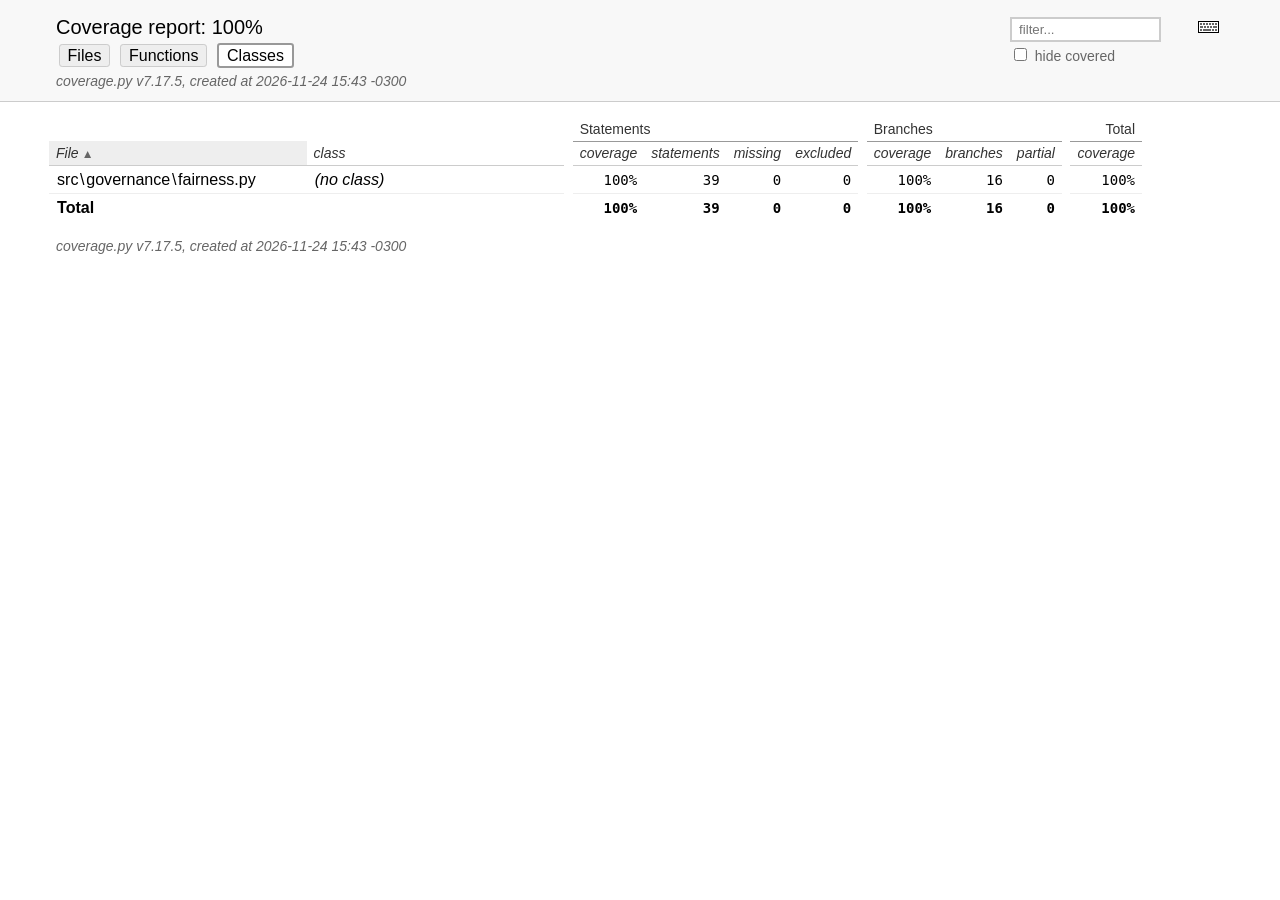
<file: docs/evidencias/fairness/cobertura/class_index.html>
<!DOCTYPE html>
<html lang="en">
<head>
    <meta http-equiv="Content-Type" content="text/html; charset=utf-8">
    <title>Coverage report</title>
    <link rel="icon" sizes="32x32" href="favicon_32_cb_c827f16f.png">
    <link rel="stylesheet" href="style_cb_0853b3de.css" type="text/css">
    <script src="coverage_html_cb_c74880ea.js" defer></script>
</head>
<body class="indexfile">
<header>
    <div class="content">
        <h1>Coverage report:
            <span class="pc_cov">100%</span>
        </h1>
        <aside id="help_panel_wrapper">
            <input id="help_panel_state" type="checkbox">
            <label for="help_panel_state">
                <img id="keyboard_icon" src="keybd_closed_cb_900cfef5.png" alt="Show/hide keyboard shortcuts">
            </label>
            <div id="help_panel">
                <p class="legend">Shortcuts on this page</p>
                <div class="keyhelp">
                    <p>
                        <kbd>f</kbd>
                        <kbd>n</kbd>
                        <kbd>s</kbd>
                        <kbd>m</kbd>
                        <kbd>x</kbd>
                        <kbd>b</kbd>
                        <kbd>p</kbd>
                        <kbd>c</kbd>
                        &nbsp; change column sorting
                    </p>
                    <p>
                        <kbd>[</kbd>
                        <kbd>]</kbd>
                        &nbsp; prev/next file
                    </p>
                    <p>
                        <kbd>?</kbd> &nbsp; show/hide this help
                    </p>
                </div>
            </div>
        </aside>
        <form id="filter_container">
            <input id="filter" type="text" value="" placeholder="filter...">
            <div>
                <input id="hide100" type="checkbox" >
                <label for="hide100">hide covered</label>
            </div>
        </form>
        <h2>
                <a class="button" href="index.html">Files</a>
                <a class="button" href="function_index.html">Functions</a>
                <a class="button current">Classes</a>
        </h2>
        <p class="text">
            <a class="nav" href="https://coverage.readthedocs.io/en/7.17.5">coverage.py v7.17.5</a>,
            created at 2026-11-24 15:43 -0300
        </p>
    </div>
</header>
<main id="index">
    <table class="index" data-sortable>
        <thead>
            <tr class="tablehead grouphead">
                <th class="spacer">&nbsp;</th>
                <th class="spacer">&nbsp;</th>
                <th class="spacer">&nbsp;</th>
                <th class="left" colspan="4">Statements</th>
                <th class="spacer">&nbsp;</th>
                <th class="left" colspan="3">Branches</th>
                <th class="spacer">&nbsp;</th>
                <th>Total</th>
            </tr>
            <tr class="tablehead" title="Click to sort">
                <th id="file" class="name" aria-sort="none" data-shortcut="f">File<span class="arrows"></span></th>
                <th id="region" class="name" aria-sort="none" data-default-sort-order="ascending" data-shortcut="n">class<span class="arrows"></span></th>
                <th class="spacer">&nbsp;</th>
                <th id="statements_coverage" aria-sort="none" data-default-sort-order="descending">coverage<span class="arrows"></span></th>
                <th id="statements" aria-sort="none" data-default-sort-order="descending" data-shortcut="s">statements<span class="arrows"></span></th>
                <th id="missing" aria-sort="none" data-default-sort-order="descending" data-shortcut="m">missing<span class="arrows"></span></th>
                <th id="excluded" aria-sort="none" data-default-sort-order="descending" data-shortcut="x">excluded<span class="arrows"></span></th>
                <th class="spacer">&nbsp;</th>
                <th id="branches_coverage" aria-sort="none" data-default-sort-order="descending">coverage<span class="arrows"></span></th>
                <th id="branches" aria-sort="none" data-default-sort-order="descending" data-shortcut="b">branches<span class="arrows"></span></th>
                <th id="partial" aria-sort="none" data-default-sort-order="descending" data-shortcut="p">partial<span class="arrows"></span></th>
                <th class="spacer">&nbsp;</th>
                <th id="coverage" aria-sort="none" data-shortcut="c">coverage<span class="arrows"></span></th>
            </tr>
        </thead>
        <tbody>
            <tr class="region">
                <td class="name"><a href="z_455f4b4e67345a63_fairness_py.html">src<span class="sep">\</span>governance<span class="sep">\</span>fairness.py</a></td>
                <td class="name"><a href="z_455f4b4e67345a63_fairness_py.html"><data value=''><span class='no-noun'>(no class)</span></data></a></td>
                <td class="spacer">&nbsp;</td>
                <td data-ratio="39 39">100%</td>
                <td>39</td>
                <td>0</td>
                <td>0</td>
                <td class="spacer">&nbsp;</td>
                <td data-ratio="16 16">100%</td>
                <td>16</td>
                <td>0</td>
                <td class="spacer">&nbsp;</td>
                <td data-ratio="55 55">100%</td>
            </tr>
        </tbody>
        <tfoot>
            <tr class="total">
                <td class="name">Total</td>
                <td class="name">&nbsp;</td>
                <td class="spacer">&nbsp;</td>
                <td data-ratio="39 39">100%</td>
                <td>39</td>
                <td>0</td>
                <td>0</td>
                <td class="spacer">&nbsp;</td>
                <td data-ratio="16 16">100%</td>
                <td>16</td>
                <td>0</td>
                <td class="spacer">&nbsp;</td>
                <td data-ratio="55 55">100%</td>
            </tr>
        </tfoot>
    </table>
    <p id="no_rows">
        No items found using the specified filter.
    </p>
</main>
<footer>
    <div class="content">
        <p>
            <a class="nav" href="https://coverage.readthedocs.io/en/7.17.5">coverage.py v7.17.5</a>,
            created at 2026-11-24 15:43 -0300
        </p>
    </div>
    <aside class="hidden">
        <a id="prevFileLink" class="nav" href=""></a>
        <a id="nextFileLink" class="nav" href=""></a>
        <button type="button" class="button_prev_file" data-shortcut="["></button>
        <button type="button" class="button_next_file" data-shortcut="]"></button>
        <button type="button" class="button_show_hide_help" data-shortcut="?"></button>
    </aside>
</footer>
</body>
</html>
</file>
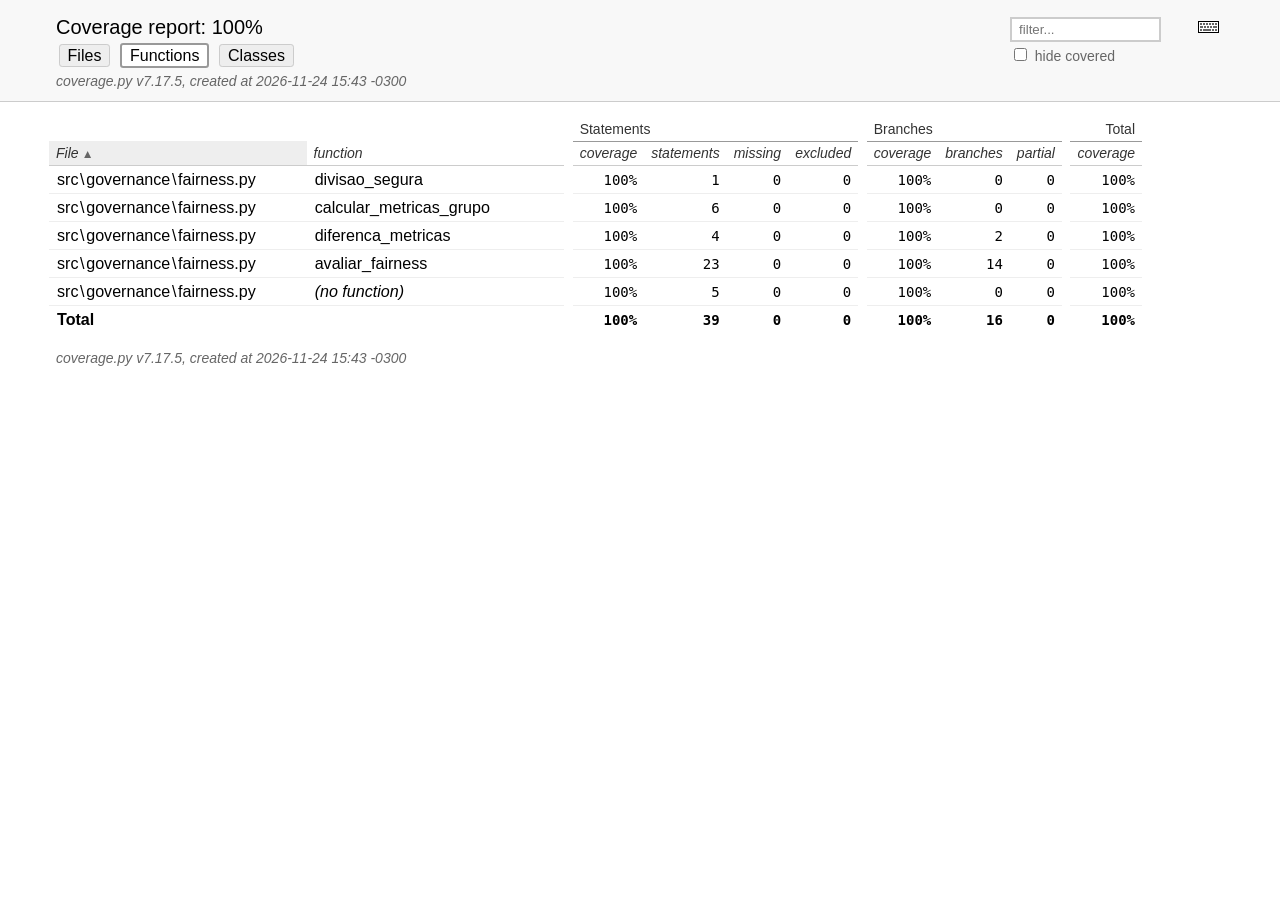
<file: docs/evidencias/fairness/cobertura/function_index.html>
<!DOCTYPE html>
<html lang="en">
<head>
    <meta http-equiv="Content-Type" content="text/html; charset=utf-8">
    <title>Coverage report</title>
    <link rel="icon" sizes="32x32" href="favicon_32_cb_c827f16f.png">
    <link rel="stylesheet" href="style_cb_0853b3de.css" type="text/css">
    <script src="coverage_html_cb_c74880ea.js" defer></script>
</head>
<body class="indexfile">
<header>
    <div class="content">
        <h1>Coverage report:
            <span class="pc_cov">100%</span>
        </h1>
        <aside id="help_panel_wrapper">
            <input id="help_panel_state" type="checkbox">
            <label for="help_panel_state">
                <img id="keyboard_icon" src="keybd_closed_cb_900cfef5.png" alt="Show/hide keyboard shortcuts">
            </label>
            <div id="help_panel">
                <p class="legend">Shortcuts on this page</p>
                <div class="keyhelp">
                    <p>
                        <kbd>f</kbd>
                        <kbd>n</kbd>
                        <kbd>s</kbd>
                        <kbd>m</kbd>
                        <kbd>x</kbd>
                        <kbd>b</kbd>
                        <kbd>p</kbd>
                        <kbd>c</kbd>
                        &nbsp; change column sorting
                    </p>
                    <p>
                        <kbd>[</kbd>
                        <kbd>]</kbd>
                        &nbsp; prev/next file
                    </p>
                    <p>
                        <kbd>?</kbd> &nbsp; show/hide this help
                    </p>
                </div>
            </div>
        </aside>
        <form id="filter_container">
            <input id="filter" type="text" value="" placeholder="filter...">
            <div>
                <input id="hide100" type="checkbox" >
                <label for="hide100">hide covered</label>
            </div>
        </form>
        <h2>
                <a class="button" href="index.html">Files</a>
                <a class="button current">Functions</a>
                <a class="button" href="class_index.html">Classes</a>
        </h2>
        <p class="text">
            <a class="nav" href="https://coverage.readthedocs.io/en/7.17.5">coverage.py v7.17.5</a>,
            created at 2026-11-24 15:43 -0300
        </p>
    </div>
</header>
<main id="index">
    <table class="index" data-sortable>
        <thead>
            <tr class="tablehead grouphead">
                <th class="spacer">&nbsp;</th>
                <th class="spacer">&nbsp;</th>
                <th class="spacer">&nbsp;</th>
                <th class="left" colspan="4">Statements</th>
                <th class="spacer">&nbsp;</th>
                <th class="left" colspan="3">Branches</th>
                <th class="spacer">&nbsp;</th>
                <th>Total</th>
            </tr>
            <tr class="tablehead" title="Click to sort">
                <th id="file" class="name" aria-sort="none" data-shortcut="f">File<span class="arrows"></span></th>
                <th id="region" class="name" aria-sort="none" data-default-sort-order="ascending" data-shortcut="n">function<span class="arrows"></span></th>
                <th class="spacer">&nbsp;</th>
                <th id="statements_coverage" aria-sort="none" data-default-sort-order="descending">coverage<span class="arrows"></span></th>
                <th id="statements" aria-sort="none" data-default-sort-order="descending" data-shortcut="s">statements<span class="arrows"></span></th>
                <th id="missing" aria-sort="none" data-default-sort-order="descending" data-shortcut="m">missing<span class="arrows"></span></th>
                <th id="excluded" aria-sort="none" data-default-sort-order="descending" data-shortcut="x">excluded<span class="arrows"></span></th>
                <th class="spacer">&nbsp;</th>
                <th id="branches_coverage" aria-sort="none" data-default-sort-order="descending">coverage<span class="arrows"></span></th>
                <th id="branches" aria-sort="none" data-default-sort-order="descending" data-shortcut="b">branches<span class="arrows"></span></th>
                <th id="partial" aria-sort="none" data-default-sort-order="descending" data-shortcut="p">partial<span class="arrows"></span></th>
                <th class="spacer">&nbsp;</th>
                <th id="coverage" aria-sort="none" data-shortcut="c">coverage<span class="arrows"></span></th>
            </tr>
        </thead>
        <tbody>
            <tr class="region">
                <td class="name"><a href="z_455f4b4e67345a63_fairness_py.html#t11">src<span class="sep">\</span>governance<span class="sep">\</span>fairness.py</a></td>
                <td class="name"><a href="z_455f4b4e67345a63_fairness_py.html#t11"><data value='divisao_segura'>divisao_segura</data></a></td>
                <td class="spacer">&nbsp;</td>
                <td data-ratio="1 1">100%</td>
                <td>1</td>
                <td>0</td>
                <td>0</td>
                <td class="spacer">&nbsp;</td>
                <td data-ratio="0 0">100%</td>
                <td>0</td>
                <td>0</td>
                <td class="spacer">&nbsp;</td>
                <td data-ratio="1 1">100%</td>
            </tr>
            <tr class="region">
                <td class="name"><a href="z_455f4b4e67345a63_fairness_py.html#t15">src<span class="sep">\</span>governance<span class="sep">\</span>fairness.py</a></td>
                <td class="name"><a href="z_455f4b4e67345a63_fairness_py.html#t15"><data value='calcular_metricas_grupo'>calcular_metricas_grupo</data></a></td>
                <td class="spacer">&nbsp;</td>
                <td data-ratio="6 6">100%</td>
                <td>6</td>
                <td>0</td>
                <td>0</td>
                <td class="spacer">&nbsp;</td>
                <td data-ratio="0 0">100%</td>
                <td>0</td>
                <td>0</td>
                <td class="spacer">&nbsp;</td>
                <td data-ratio="6 6">100%</td>
            </tr>
            <tr class="region">
                <td class="name"><a href="z_455f4b4e67345a63_fairness_py.html#t40">src<span class="sep">\</span>governance<span class="sep">\</span>fairness.py</a></td>
                <td class="name"><a href="z_455f4b4e67345a63_fairness_py.html#t40"><data value='diferenca_metricas'>diferenca_metricas</data></a></td>
                <td class="spacer">&nbsp;</td>
                <td data-ratio="4 4">100%</td>
                <td>4</td>
                <td>0</td>
                <td>0</td>
                <td class="spacer">&nbsp;</td>
                <td data-ratio="2 2">100%</td>
                <td>2</td>
                <td>0</td>
                <td class="spacer">&nbsp;</td>
                <td data-ratio="6 6">100%</td>
            </tr>
            <tr class="region">
                <td class="name"><a href="z_455f4b4e67345a63_fairness_py.html#t51">src<span class="sep">\</span>governance<span class="sep">\</span>fairness.py</a></td>
                <td class="name"><a href="z_455f4b4e67345a63_fairness_py.html#t51"><data value='avaliar_fairness'>avaliar_fairness</data></a></td>
                <td class="spacer">&nbsp;</td>
                <td data-ratio="23 23">100%</td>
                <td>23</td>
                <td>0</td>
                <td>0</td>
                <td class="spacer">&nbsp;</td>
                <td data-ratio="14 14">100%</td>
                <td>14</td>
                <td>0</td>
                <td class="spacer">&nbsp;</td>
                <td data-ratio="37 37">100%</td>
            </tr>
            <tr class="region">
                <td class="name"><a href="z_455f4b4e67345a63_fairness_py.html">src<span class="sep">\</span>governance<span class="sep">\</span>fairness.py</a></td>
                <td class="name"><a href="z_455f4b4e67345a63_fairness_py.html"><data value=''><span class='no-noun'>(no function)</span></data></a></td>
                <td class="spacer">&nbsp;</td>
                <td data-ratio="5 5">100%</td>
                <td>5</td>
                <td>0</td>
                <td>0</td>
                <td class="spacer">&nbsp;</td>
                <td data-ratio="0 0">100%</td>
                <td>0</td>
                <td>0</td>
                <td class="spacer">&nbsp;</td>
                <td data-ratio="5 5">100%</td>
            </tr>
        </tbody>
        <tfoot>
            <tr class="total">
                <td class="name">Total</td>
                <td class="name">&nbsp;</td>
                <td class="spacer">&nbsp;</td>
                <td data-ratio="39 39">100%</td>
                <td>39</td>
                <td>0</td>
                <td>0</td>
                <td class="spacer">&nbsp;</td>
                <td data-ratio="16 16">100%</td>
                <td>16</td>
                <td>0</td>
                <td class="spacer">&nbsp;</td>
                <td data-ratio="55 55">100%</td>
            </tr>
        </tfoot>
    </table>
    <p id="no_rows">
        No items found using the specified filter.
    </p>
</main>
<footer>
    <div class="content">
        <p>
            <a class="nav" href="https://coverage.readthedocs.io/en/7.17.5">coverage.py v7.17.5</a>,
            created at 2026-11-24 15:43 -0300
        </p>
    </div>
    <aside class="hidden">
        <a id="prevFileLink" class="nav" href=""></a>
        <a id="nextFileLink" class="nav" href=""></a>
        <button type="button" class="button_prev_file" data-shortcut="["></button>
        <button type="button" class="button_next_file" data-shortcut="]"></button>
        <button type="button" class="button_show_hide_help" data-shortcut="?"></button>
    </aside>
</footer>
</body>
</html>
</file>
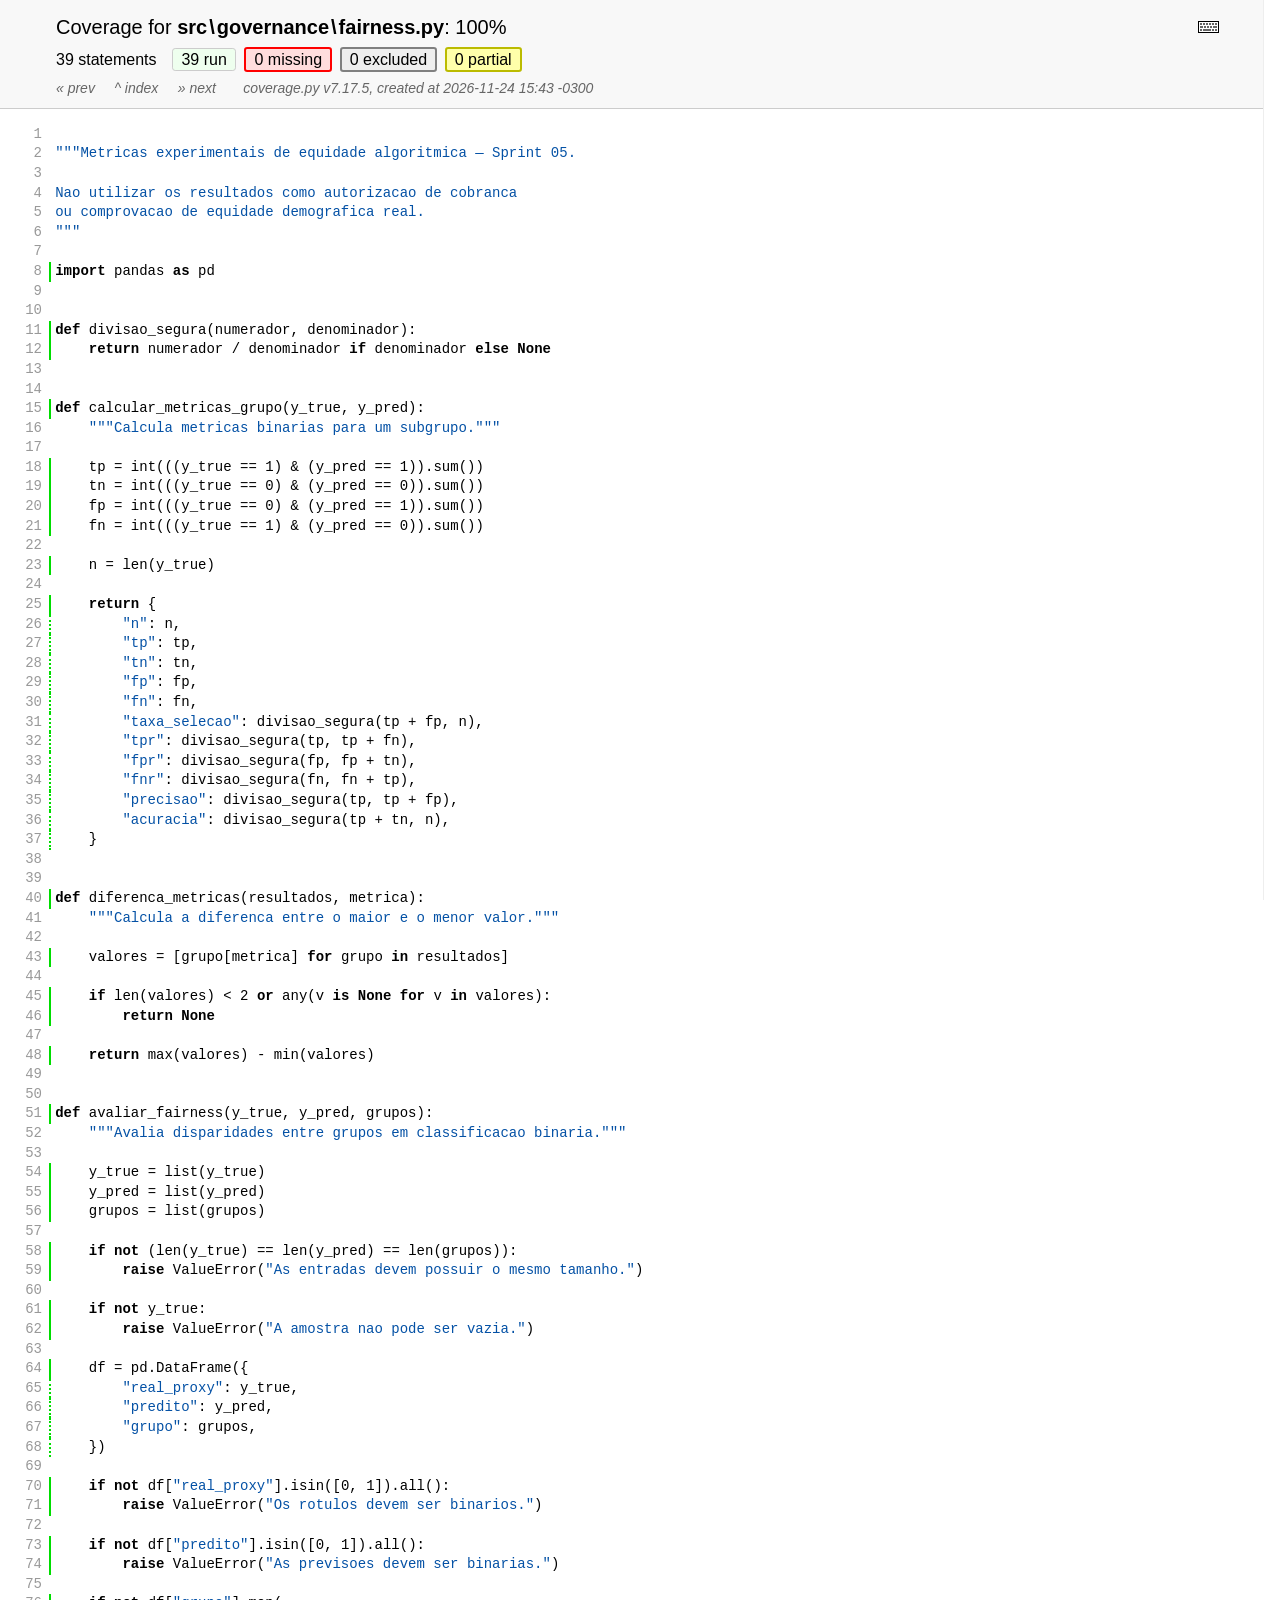
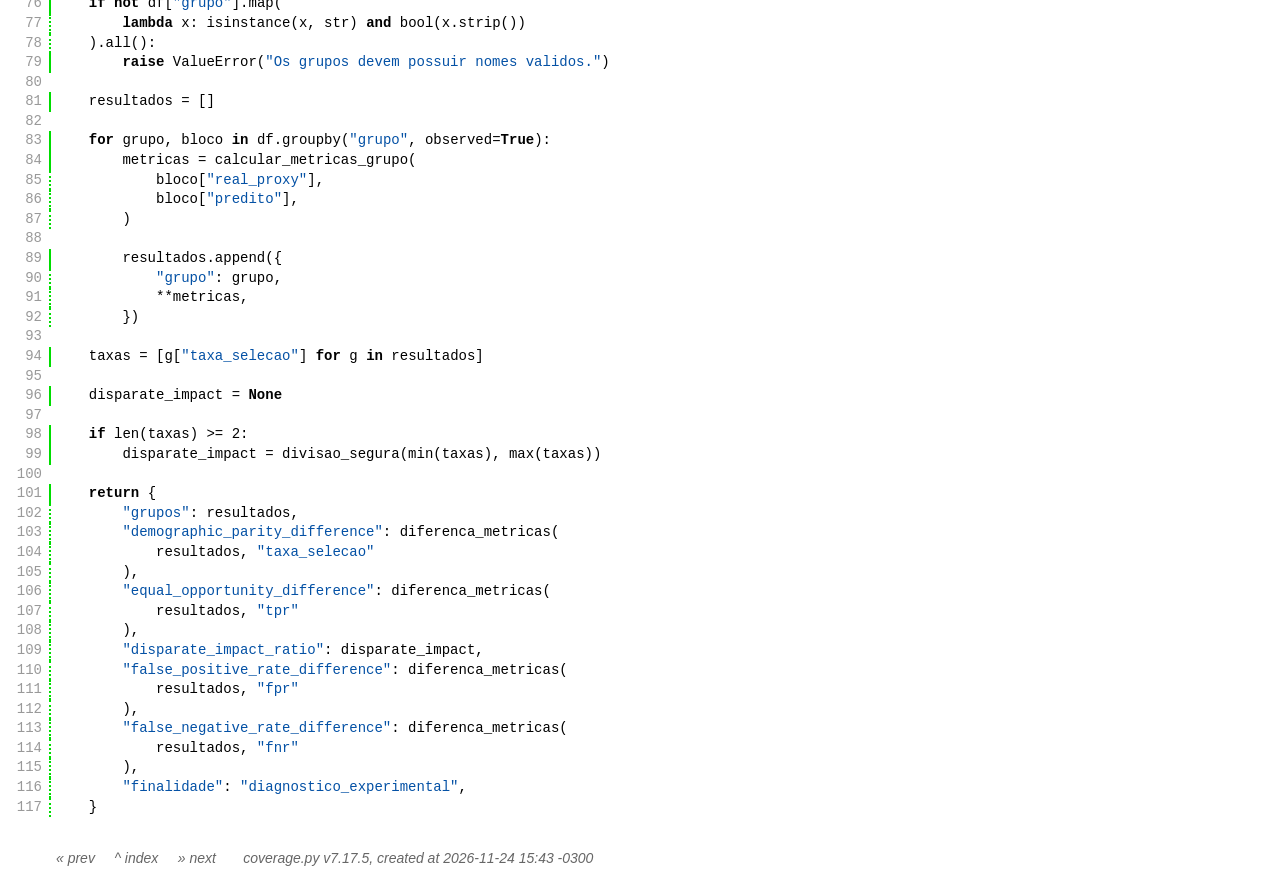
<file: docs/evidencias/fairness/cobertura/z_455f4b4e67345a63_fairness_py.html>
<!DOCTYPE html>
<html lang="en">
<head>
    <meta http-equiv="Content-Type" content="text/html; charset=utf-8">
    <title>Coverage for src\governance\fairness.py: 100%</title>
    <link rel="icon" sizes="32x32" href="favicon_32_cb_c827f16f.png">
    <link rel="stylesheet" href="style_cb_0853b3de.css" type="text/css">
    <script src="coverage_html_cb_c74880ea.js" defer></script>
</head>
<body class="pyfile">
<header>
    <div class="content">
        <h1>
            <span class="text">Coverage for </span><b>src<span class="sep">\</span>governance<span class="sep">\</span>fairness.py</b>:
            <span class="pc_cov">100%</span>
        </h1>
        <aside id="help_panel_wrapper">
            <input id="help_panel_state" type="checkbox">
            <label for="help_panel_state">
                <img id="keyboard_icon" src="keybd_closed_cb_900cfef5.png" alt="Show/hide keyboard shortcuts">
            </label>
            <div id="help_panel">
                <p class="legend">Shortcuts on this page</p>
                <div class="keyhelp">
                    <p>
                        <kbd>r</kbd>
                        <kbd>m</kbd>
                        <kbd>x</kbd>
                        <kbd>p</kbd>
                        &nbsp; toggle line displays
                    </p>
                    <p>
                        <kbd>j</kbd>
                        <kbd>k</kbd>
                        &nbsp; next/prev highlighted chunk
                    </p>
                    <p>
                        <kbd>0</kbd> &nbsp; (zero) top of page
                    </p>
                    <p>
                        <kbd>1</kbd> &nbsp; (one) first highlighted chunk
                    </p>
                    <p>
                        <kbd>[</kbd>
                        <kbd>]</kbd>
                        &nbsp; prev/next file
                    </p>
                    <p>
                        <kbd>u</kbd> &nbsp; up to the index
                    </p>
                    <p>
                        <kbd>?</kbd> &nbsp; show/hide this help
                    </p>
                </div>
            </div>
        </aside>
        <h2>
            <span class="text">39 statements &nbsp;</span>
            <button type="button" class="run button_toggle_run" value="run" data-shortcut="r" title="Toggle lines run">39<span class="text"> run</span></button>
            <button type="button" class="mis show_mis button_toggle_mis" value="mis" data-shortcut="m" title="Toggle lines missing">0<span class="text"> missing</span></button>
            <button type="button" class="exc show_exc button_toggle_exc" value="exc" data-shortcut="x" title="Toggle lines excluded">0<span class="text"> excluded</span></button>
            <button type="button" class="par run show_par button_toggle_par" value="par" data-shortcut="p" title="Toggle lines partially run">0<span class="text"> partial</span></button>
        </h2>
        <p class="text">
            <a id="prevFileLink" class="nav" href="index.html">&#xab; prev</a> &nbsp; &nbsp;
            <a id="indexLink" class="nav" href="index.html">&Hat; index</a> &nbsp; &nbsp;
            <a id="nextFileLink" class="nav" href="index.html">&#xbb; next</a>
            &nbsp; &nbsp; &nbsp;
            <a class="nav" href="https://coverage.readthedocs.io/en/7.17.5">coverage.py v7.17.5</a>,
            created at 2026-11-24 15:43 -0300
        </p>
        <aside class="hidden">
            <button type="button" class="button_next_chunk" data-shortcut="j"></button>
            <button type="button" class="button_prev_chunk" data-shortcut="k"></button>
            <button type="button" class="button_top_of_page" data-shortcut="0"></button>
            <button type="button" class="button_first_chunk" data-shortcut="1"></button>
            <button type="button" class="button_prev_file" data-shortcut="["></button>
            <button type="button" class="button_next_file" data-shortcut="]"></button>
            <button type="button" class="button_to_index" data-shortcut="u"></button>
            <button type="button" class="button_show_hide_help" data-shortcut="?"></button>
        </aside>
    </div>
</header>
<main id="source">
    <p class="pln"><span class="n"><a id="t1" href="#t1">1</a></span><span class="t">&nbsp;</span><span class="r"></span></p>
    <p class="pln"><span class="n"><a id="t2" href="#t2">2</a></span><span class="t"><span class="str">&quot;&quot;&quot;Metricas experimentais de equidade algoritmica &#8212; Sprint 05.</span>&nbsp;</span><span class="r"></span></p>
    <p class="pln"><span class="n"><a id="t3" href="#t3">3</a></span><span class="t">&nbsp;</span><span class="r"></span></p>
    <p class="pln"><span class="n"><a id="t4" href="#t4">4</a></span><span class="t"><span class="str">Nao utilizar os resultados como autorizacao de cobranca</span>&nbsp;</span><span class="r"></span></p>
    <p class="pln"><span class="n"><a id="t5" href="#t5">5</a></span><span class="t"><span class="str">ou comprovacao de equidade demografica real.</span>&nbsp;</span><span class="r"></span></p>
    <p class="pln"><span class="n"><a id="t6" href="#t6">6</a></span><span class="t"><span class="str">&quot;&quot;&quot;</span>&nbsp;</span><span class="r"></span></p>
    <p class="pln"><span class="n"><a id="t7" href="#t7">7</a></span><span class="t">&nbsp;</span><span class="r"></span></p>
    <p class="run"><span class="n"><a id="t8" href="#t8">8</a></span><span class="t"><span class="key">import</span> <span class="nam">pandas</span> <span class="key">as</span> <span class="nam">pd</span>&nbsp;</span><span class="r"></span></p>
    <p class="pln"><span class="n"><a id="t9" href="#t9">9</a></span><span class="t">&nbsp;</span><span class="r"></span></p>
    <p class="pln"><span class="n"><a id="t10" href="#t10">10</a></span><span class="t">&nbsp;</span><span class="r"></span></p>
    <p class="run"><span class="n"><a id="t11" href="#t11">11</a></span><span class="t"><span class="key">def</span> <span class="nam">divisao_segura</span><span class="op">(</span><span class="nam">numerador</span><span class="op">,</span> <span class="nam">denominador</span><span class="op">)</span><span class="op">:</span>&nbsp;</span><span class="r"></span></p>
    <p class="run"><span class="n"><a id="t12" href="#t12">12</a></span><span class="t">    <span class="key">return</span> <span class="nam">numerador</span> <span class="op">/</span> <span class="nam">denominador</span> <span class="key">if</span> <span class="nam">denominador</span> <span class="key">else</span> <span class="key">None</span>&nbsp;</span><span class="r"></span></p>
    <p class="pln"><span class="n"><a id="t13" href="#t13">13</a></span><span class="t">&nbsp;</span><span class="r"></span></p>
    <p class="pln"><span class="n"><a id="t14" href="#t14">14</a></span><span class="t">&nbsp;</span><span class="r"></span></p>
    <p class="run"><span class="n"><a id="t15" href="#t15">15</a></span><span class="t"><span class="key">def</span> <span class="nam">calcular_metricas_grupo</span><span class="op">(</span><span class="nam">y_true</span><span class="op">,</span> <span class="nam">y_pred</span><span class="op">)</span><span class="op">:</span>&nbsp;</span><span class="r"></span></p>
    <p class="pln"><span class="n"><a id="t16" href="#t16">16</a></span><span class="t">    <span class="str">&quot;&quot;&quot;Calcula metricas binarias para um subgrupo.&quot;&quot;&quot;</span>&nbsp;</span><span class="r"></span></p>
    <p class="pln"><span class="n"><a id="t17" href="#t17">17</a></span><span class="t">&nbsp;</span><span class="r"></span></p>
    <p class="run"><span class="n"><a id="t18" href="#t18">18</a></span><span class="t">    <span class="nam">tp</span> <span class="op">=</span> <span class="nam">int</span><span class="op">(</span><span class="op">(</span><span class="op">(</span><span class="nam">y_true</span> <span class="op">==</span> <span class="num">1</span><span class="op">)</span> <span class="op">&amp;</span> <span class="op">(</span><span class="nam">y_pred</span> <span class="op">==</span> <span class="num">1</span><span class="op">)</span><span class="op">)</span><span class="op">.</span><span class="nam">sum</span><span class="op">(</span><span class="op">)</span><span class="op">)</span>&nbsp;</span><span class="r"></span></p>
    <p class="run"><span class="n"><a id="t19" href="#t19">19</a></span><span class="t">    <span class="nam">tn</span> <span class="op">=</span> <span class="nam">int</span><span class="op">(</span><span class="op">(</span><span class="op">(</span><span class="nam">y_true</span> <span class="op">==</span> <span class="num">0</span><span class="op">)</span> <span class="op">&amp;</span> <span class="op">(</span><span class="nam">y_pred</span> <span class="op">==</span> <span class="num">0</span><span class="op">)</span><span class="op">)</span><span class="op">.</span><span class="nam">sum</span><span class="op">(</span><span class="op">)</span><span class="op">)</span>&nbsp;</span><span class="r"></span></p>
    <p class="run"><span class="n"><a id="t20" href="#t20">20</a></span><span class="t">    <span class="nam">fp</span> <span class="op">=</span> <span class="nam">int</span><span class="op">(</span><span class="op">(</span><span class="op">(</span><span class="nam">y_true</span> <span class="op">==</span> <span class="num">0</span><span class="op">)</span> <span class="op">&amp;</span> <span class="op">(</span><span class="nam">y_pred</span> <span class="op">==</span> <span class="num">1</span><span class="op">)</span><span class="op">)</span><span class="op">.</span><span class="nam">sum</span><span class="op">(</span><span class="op">)</span><span class="op">)</span>&nbsp;</span><span class="r"></span></p>
    <p class="run"><span class="n"><a id="t21" href="#t21">21</a></span><span class="t">    <span class="nam">fn</span> <span class="op">=</span> <span class="nam">int</span><span class="op">(</span><span class="op">(</span><span class="op">(</span><span class="nam">y_true</span> <span class="op">==</span> <span class="num">1</span><span class="op">)</span> <span class="op">&amp;</span> <span class="op">(</span><span class="nam">y_pred</span> <span class="op">==</span> <span class="num">0</span><span class="op">)</span><span class="op">)</span><span class="op">.</span><span class="nam">sum</span><span class="op">(</span><span class="op">)</span><span class="op">)</span>&nbsp;</span><span class="r"></span></p>
    <p class="pln"><span class="n"><a id="t22" href="#t22">22</a></span><span class="t">&nbsp;</span><span class="r"></span></p>
    <p class="run"><span class="n"><a id="t23" href="#t23">23</a></span><span class="t">    <span class="nam">n</span> <span class="op">=</span> <span class="nam">len</span><span class="op">(</span><span class="nam">y_true</span><span class="op">)</span>&nbsp;</span><span class="r"></span></p>
    <p class="pln"><span class="n"><a id="t24" href="#t24">24</a></span><span class="t">&nbsp;</span><span class="r"></span></p>
    <p class="run"><span class="n"><a id="t25" href="#t25">25</a></span><span class="t">    <span class="key">return</span> <span class="op">{</span>&nbsp;</span><span class="r"></span></p>
    <p class="run run2"><span class="n"><a id="t26" href="#t26">26</a></span><span class="t">        <span class="str">&quot;n&quot;</span><span class="op">:</span> <span class="nam">n</span><span class="op">,</span>&nbsp;</span><span class="r"></span></p>
    <p class="run run2"><span class="n"><a id="t27" href="#t27">27</a></span><span class="t">        <span class="str">&quot;tp&quot;</span><span class="op">:</span> <span class="nam">tp</span><span class="op">,</span>&nbsp;</span><span class="r"></span></p>
    <p class="run run2"><span class="n"><a id="t28" href="#t28">28</a></span><span class="t">        <span class="str">&quot;tn&quot;</span><span class="op">:</span> <span class="nam">tn</span><span class="op">,</span>&nbsp;</span><span class="r"></span></p>
    <p class="run run2"><span class="n"><a id="t29" href="#t29">29</a></span><span class="t">        <span class="str">&quot;fp&quot;</span><span class="op">:</span> <span class="nam">fp</span><span class="op">,</span>&nbsp;</span><span class="r"></span></p>
    <p class="run run2"><span class="n"><a id="t30" href="#t30">30</a></span><span class="t">        <span class="str">&quot;fn&quot;</span><span class="op">:</span> <span class="nam">fn</span><span class="op">,</span>&nbsp;</span><span class="r"></span></p>
    <p class="run run2"><span class="n"><a id="t31" href="#t31">31</a></span><span class="t">        <span class="str">&quot;taxa_selecao&quot;</span><span class="op">:</span> <span class="nam">divisao_segura</span><span class="op">(</span><span class="nam">tp</span> <span class="op">+</span> <span class="nam">fp</span><span class="op">,</span> <span class="nam">n</span><span class="op">)</span><span class="op">,</span>&nbsp;</span><span class="r"></span></p>
    <p class="run run2"><span class="n"><a id="t32" href="#t32">32</a></span><span class="t">        <span class="str">&quot;tpr&quot;</span><span class="op">:</span> <span class="nam">divisao_segura</span><span class="op">(</span><span class="nam">tp</span><span class="op">,</span> <span class="nam">tp</span> <span class="op">+</span> <span class="nam">fn</span><span class="op">)</span><span class="op">,</span>&nbsp;</span><span class="r"></span></p>
    <p class="run run2"><span class="n"><a id="t33" href="#t33">33</a></span><span class="t">        <span class="str">&quot;fpr&quot;</span><span class="op">:</span> <span class="nam">divisao_segura</span><span class="op">(</span><span class="nam">fp</span><span class="op">,</span> <span class="nam">fp</span> <span class="op">+</span> <span class="nam">tn</span><span class="op">)</span><span class="op">,</span>&nbsp;</span><span class="r"></span></p>
    <p class="run run2"><span class="n"><a id="t34" href="#t34">34</a></span><span class="t">        <span class="str">&quot;fnr&quot;</span><span class="op">:</span> <span class="nam">divisao_segura</span><span class="op">(</span><span class="nam">fn</span><span class="op">,</span> <span class="nam">fn</span> <span class="op">+</span> <span class="nam">tp</span><span class="op">)</span><span class="op">,</span>&nbsp;</span><span class="r"></span></p>
    <p class="run run2"><span class="n"><a id="t35" href="#t35">35</a></span><span class="t">        <span class="str">&quot;precisao&quot;</span><span class="op">:</span> <span class="nam">divisao_segura</span><span class="op">(</span><span class="nam">tp</span><span class="op">,</span> <span class="nam">tp</span> <span class="op">+</span> <span class="nam">fp</span><span class="op">)</span><span class="op">,</span>&nbsp;</span><span class="r"></span></p>
    <p class="run run2"><span class="n"><a id="t36" href="#t36">36</a></span><span class="t">        <span class="str">&quot;acuracia&quot;</span><span class="op">:</span> <span class="nam">divisao_segura</span><span class="op">(</span><span class="nam">tp</span> <span class="op">+</span> <span class="nam">tn</span><span class="op">,</span> <span class="nam">n</span><span class="op">)</span><span class="op">,</span>&nbsp;</span><span class="r"></span></p>
    <p class="run run2"><span class="n"><a id="t37" href="#t37">37</a></span><span class="t">    <span class="op">}</span>&nbsp;</span><span class="r"></span></p>
    <p class="pln"><span class="n"><a id="t38" href="#t38">38</a></span><span class="t">&nbsp;</span><span class="r"></span></p>
    <p class="pln"><span class="n"><a id="t39" href="#t39">39</a></span><span class="t">&nbsp;</span><span class="r"></span></p>
    <p class="run"><span class="n"><a id="t40" href="#t40">40</a></span><span class="t"><span class="key">def</span> <span class="nam">diferenca_metricas</span><span class="op">(</span><span class="nam">resultados</span><span class="op">,</span> <span class="nam">metrica</span><span class="op">)</span><span class="op">:</span>&nbsp;</span><span class="r"></span></p>
    <p class="pln"><span class="n"><a id="t41" href="#t41">41</a></span><span class="t">    <span class="str">&quot;&quot;&quot;Calcula a diferenca entre o maior e o menor valor.&quot;&quot;&quot;</span>&nbsp;</span><span class="r"></span></p>
    <p class="pln"><span class="n"><a id="t42" href="#t42">42</a></span><span class="t">&nbsp;</span><span class="r"></span></p>
    <p class="run"><span class="n"><a id="t43" href="#t43">43</a></span><span class="t">    <span class="nam">valores</span> <span class="op">=</span> <span class="op">[</span><span class="nam">grupo</span><span class="op">[</span><span class="nam">metrica</span><span class="op">]</span> <span class="key">for</span> <span class="nam">grupo</span> <span class="key">in</span> <span class="nam">resultados</span><span class="op">]</span>&nbsp;</span><span class="r"></span></p>
    <p class="pln"><span class="n"><a id="t44" href="#t44">44</a></span><span class="t">&nbsp;</span><span class="r"></span></p>
    <p class="run"><span class="n"><a id="t45" href="#t45">45</a></span><span class="t">    <span class="key">if</span> <span class="nam">len</span><span class="op">(</span><span class="nam">valores</span><span class="op">)</span> <span class="op">&lt;</span> <span class="num">2</span> <span class="key">or</span> <span class="nam">any</span><span class="op">(</span><span class="nam">v</span> <span class="key">is</span> <span class="key">None</span> <span class="key">for</span> <span class="nam">v</span> <span class="key">in</span> <span class="nam">valores</span><span class="op">)</span><span class="op">:</span>&nbsp;</span><span class="r"></span></p>
    <p class="run"><span class="n"><a id="t46" href="#t46">46</a></span><span class="t">        <span class="key">return</span> <span class="key">None</span>&nbsp;</span><span class="r"></span></p>
    <p class="pln"><span class="n"><a id="t47" href="#t47">47</a></span><span class="t">&nbsp;</span><span class="r"></span></p>
    <p class="run"><span class="n"><a id="t48" href="#t48">48</a></span><span class="t">    <span class="key">return</span> <span class="nam">max</span><span class="op">(</span><span class="nam">valores</span><span class="op">)</span> <span class="op">-</span> <span class="nam">min</span><span class="op">(</span><span class="nam">valores</span><span class="op">)</span>&nbsp;</span><span class="r"></span></p>
    <p class="pln"><span class="n"><a id="t49" href="#t49">49</a></span><span class="t">&nbsp;</span><span class="r"></span></p>
    <p class="pln"><span class="n"><a id="t50" href="#t50">50</a></span><span class="t">&nbsp;</span><span class="r"></span></p>
    <p class="run"><span class="n"><a id="t51" href="#t51">51</a></span><span class="t"><span class="key">def</span> <span class="nam">avaliar_fairness</span><span class="op">(</span><span class="nam">y_true</span><span class="op">,</span> <span class="nam">y_pred</span><span class="op">,</span> <span class="nam">grupos</span><span class="op">)</span><span class="op">:</span>&nbsp;</span><span class="r"></span></p>
    <p class="pln"><span class="n"><a id="t52" href="#t52">52</a></span><span class="t">    <span class="str">&quot;&quot;&quot;Avalia disparidades entre grupos em classificacao binaria.&quot;&quot;&quot;</span>&nbsp;</span><span class="r"></span></p>
    <p class="pln"><span class="n"><a id="t53" href="#t53">53</a></span><span class="t">&nbsp;</span><span class="r"></span></p>
    <p class="run"><span class="n"><a id="t54" href="#t54">54</a></span><span class="t">    <span class="nam">y_true</span> <span class="op">=</span> <span class="nam">list</span><span class="op">(</span><span class="nam">y_true</span><span class="op">)</span>&nbsp;</span><span class="r"></span></p>
    <p class="run"><span class="n"><a id="t55" href="#t55">55</a></span><span class="t">    <span class="nam">y_pred</span> <span class="op">=</span> <span class="nam">list</span><span class="op">(</span><span class="nam">y_pred</span><span class="op">)</span>&nbsp;</span><span class="r"></span></p>
    <p class="run"><span class="n"><a id="t56" href="#t56">56</a></span><span class="t">    <span class="nam">grupos</span> <span class="op">=</span> <span class="nam">list</span><span class="op">(</span><span class="nam">grupos</span><span class="op">)</span>&nbsp;</span><span class="r"></span></p>
    <p class="pln"><span class="n"><a id="t57" href="#t57">57</a></span><span class="t">&nbsp;</span><span class="r"></span></p>
    <p class="run"><span class="n"><a id="t58" href="#t58">58</a></span><span class="t">    <span class="key">if</span> <span class="key">not</span> <span class="op">(</span><span class="nam">len</span><span class="op">(</span><span class="nam">y_true</span><span class="op">)</span> <span class="op">==</span> <span class="nam">len</span><span class="op">(</span><span class="nam">y_pred</span><span class="op">)</span> <span class="op">==</span> <span class="nam">len</span><span class="op">(</span><span class="nam">grupos</span><span class="op">)</span><span class="op">)</span><span class="op">:</span>&nbsp;</span><span class="r"></span></p>
    <p class="run"><span class="n"><a id="t59" href="#t59">59</a></span><span class="t">        <span class="key">raise</span> <span class="nam">ValueError</span><span class="op">(</span><span class="str">&quot;As entradas devem possuir o mesmo tamanho.&quot;</span><span class="op">)</span>&nbsp;</span><span class="r"></span></p>
    <p class="pln"><span class="n"><a id="t60" href="#t60">60</a></span><span class="t">&nbsp;</span><span class="r"></span></p>
    <p class="run"><span class="n"><a id="t61" href="#t61">61</a></span><span class="t">    <span class="key">if</span> <span class="key">not</span> <span class="nam">y_true</span><span class="op">:</span>&nbsp;</span><span class="r"></span></p>
    <p class="run"><span class="n"><a id="t62" href="#t62">62</a></span><span class="t">        <span class="key">raise</span> <span class="nam">ValueError</span><span class="op">(</span><span class="str">&quot;A amostra nao pode ser vazia.&quot;</span><span class="op">)</span>&nbsp;</span><span class="r"></span></p>
    <p class="pln"><span class="n"><a id="t63" href="#t63">63</a></span><span class="t">&nbsp;</span><span class="r"></span></p>
    <p class="run"><span class="n"><a id="t64" href="#t64">64</a></span><span class="t">    <span class="nam">df</span> <span class="op">=</span> <span class="nam">pd</span><span class="op">.</span><span class="nam">DataFrame</span><span class="op">(</span><span class="op">{</span>&nbsp;</span><span class="r"></span></p>
    <p class="run run2"><span class="n"><a id="t65" href="#t65">65</a></span><span class="t">        <span class="str">&quot;real_proxy&quot;</span><span class="op">:</span> <span class="nam">y_true</span><span class="op">,</span>&nbsp;</span><span class="r"></span></p>
    <p class="run run2"><span class="n"><a id="t66" href="#t66">66</a></span><span class="t">        <span class="str">&quot;predito&quot;</span><span class="op">:</span> <span class="nam">y_pred</span><span class="op">,</span>&nbsp;</span><span class="r"></span></p>
    <p class="run run2"><span class="n"><a id="t67" href="#t67">67</a></span><span class="t">        <span class="str">&quot;grupo&quot;</span><span class="op">:</span> <span class="nam">grupos</span><span class="op">,</span>&nbsp;</span><span class="r"></span></p>
    <p class="run run2"><span class="n"><a id="t68" href="#t68">68</a></span><span class="t">    <span class="op">}</span><span class="op">)</span>&nbsp;</span><span class="r"></span></p>
    <p class="pln"><span class="n"><a id="t69" href="#t69">69</a></span><span class="t">&nbsp;</span><span class="r"></span></p>
    <p class="run"><span class="n"><a id="t70" href="#t70">70</a></span><span class="t">    <span class="key">if</span> <span class="key">not</span> <span class="nam">df</span><span class="op">[</span><span class="str">&quot;real_proxy&quot;</span><span class="op">]</span><span class="op">.</span><span class="nam">isin</span><span class="op">(</span><span class="op">[</span><span class="num">0</span><span class="op">,</span> <span class="num">1</span><span class="op">]</span><span class="op">)</span><span class="op">.</span><span class="nam">all</span><span class="op">(</span><span class="op">)</span><span class="op">:</span>&nbsp;</span><span class="r"></span></p>
    <p class="run"><span class="n"><a id="t71" href="#t71">71</a></span><span class="t">        <span class="key">raise</span> <span class="nam">ValueError</span><span class="op">(</span><span class="str">&quot;Os rotulos devem ser binarios.&quot;</span><span class="op">)</span>&nbsp;</span><span class="r"></span></p>
    <p class="pln"><span class="n"><a id="t72" href="#t72">72</a></span><span class="t">&nbsp;</span><span class="r"></span></p>
    <p class="run"><span class="n"><a id="t73" href="#t73">73</a></span><span class="t">    <span class="key">if</span> <span class="key">not</span> <span class="nam">df</span><span class="op">[</span><span class="str">&quot;predito&quot;</span><span class="op">]</span><span class="op">.</span><span class="nam">isin</span><span class="op">(</span><span class="op">[</span><span class="num">0</span><span class="op">,</span> <span class="num">1</span><span class="op">]</span><span class="op">)</span><span class="op">.</span><span class="nam">all</span><span class="op">(</span><span class="op">)</span><span class="op">:</span>&nbsp;</span><span class="r"></span></p>
    <p class="run"><span class="n"><a id="t74" href="#t74">74</a></span><span class="t">        <span class="key">raise</span> <span class="nam">ValueError</span><span class="op">(</span><span class="str">&quot;As previsoes devem ser binarias.&quot;</span><span class="op">)</span>&nbsp;</span><span class="r"></span></p>
    <p class="pln"><span class="n"><a id="t75" href="#t75">75</a></span><span class="t">&nbsp;</span><span class="r"></span></p>
    <p class="run"><span class="n"><a id="t76" href="#t76">76</a></span><span class="t">    <span class="key">if</span> <span class="key">not</span> <span class="nam">df</span><span class="op">[</span><span class="str">&quot;grupo&quot;</span><span class="op">]</span><span class="op">.</span><span class="nam">map</span><span class="op">(</span>&nbsp;</span><span class="r"></span></p>
    <p class="run run2"><span class="n"><a id="t77" href="#t77">77</a></span><span class="t">        <span class="key">lambda</span> <span class="nam">x</span><span class="op">:</span> <span class="nam">isinstance</span><span class="op">(</span><span class="nam">x</span><span class="op">,</span> <span class="nam">str</span><span class="op">)</span> <span class="key">and</span> <span class="nam">bool</span><span class="op">(</span><span class="nam">x</span><span class="op">.</span><span class="nam">strip</span><span class="op">(</span><span class="op">)</span><span class="op">)</span>&nbsp;</span><span class="r"></span></p>
    <p class="run run2"><span class="n"><a id="t78" href="#t78">78</a></span><span class="t">    <span class="op">)</span><span class="op">.</span><span class="nam">all</span><span class="op">(</span><span class="op">)</span><span class="op">:</span>&nbsp;</span><span class="r"></span></p>
    <p class="run"><span class="n"><a id="t79" href="#t79">79</a></span><span class="t">        <span class="key">raise</span> <span class="nam">ValueError</span><span class="op">(</span><span class="str">&quot;Os grupos devem possuir nomes validos.&quot;</span><span class="op">)</span>&nbsp;</span><span class="r"></span></p>
    <p class="pln"><span class="n"><a id="t80" href="#t80">80</a></span><span class="t">&nbsp;</span><span class="r"></span></p>
    <p class="run"><span class="n"><a id="t81" href="#t81">81</a></span><span class="t">    <span class="nam">resultados</span> <span class="op">=</span> <span class="op">[</span><span class="op">]</span>&nbsp;</span><span class="r"></span></p>
    <p class="pln"><span class="n"><a id="t82" href="#t82">82</a></span><span class="t">&nbsp;</span><span class="r"></span></p>
    <p class="run"><span class="n"><a id="t83" href="#t83">83</a></span><span class="t">    <span class="key">for</span> <span class="nam">grupo</span><span class="op">,</span> <span class="nam">bloco</span> <span class="key">in</span> <span class="nam">df</span><span class="op">.</span><span class="nam">groupby</span><span class="op">(</span><span class="str">&quot;grupo&quot;</span><span class="op">,</span> <span class="nam">observed</span><span class="op">=</span><span class="key">True</span><span class="op">)</span><span class="op">:</span>&nbsp;</span><span class="r"></span></p>
    <p class="run"><span class="n"><a id="t84" href="#t84">84</a></span><span class="t">        <span class="nam">metricas</span> <span class="op">=</span> <span class="nam">calcular_metricas_grupo</span><span class="op">(</span>&nbsp;</span><span class="r"></span></p>
    <p class="run run2"><span class="n"><a id="t85" href="#t85">85</a></span><span class="t">            <span class="nam">bloco</span><span class="op">[</span><span class="str">&quot;real_proxy&quot;</span><span class="op">]</span><span class="op">,</span>&nbsp;</span><span class="r"></span></p>
    <p class="run run2"><span class="n"><a id="t86" href="#t86">86</a></span><span class="t">            <span class="nam">bloco</span><span class="op">[</span><span class="str">&quot;predito&quot;</span><span class="op">]</span><span class="op">,</span>&nbsp;</span><span class="r"></span></p>
    <p class="run run2"><span class="n"><a id="t87" href="#t87">87</a></span><span class="t">        <span class="op">)</span>&nbsp;</span><span class="r"></span></p>
    <p class="pln"><span class="n"><a id="t88" href="#t88">88</a></span><span class="t">&nbsp;</span><span class="r"></span></p>
    <p class="run"><span class="n"><a id="t89" href="#t89">89</a></span><span class="t">        <span class="nam">resultados</span><span class="op">.</span><span class="nam">append</span><span class="op">(</span><span class="op">{</span>&nbsp;</span><span class="r"></span></p>
    <p class="run run2"><span class="n"><a id="t90" href="#t90">90</a></span><span class="t">            <span class="str">&quot;grupo&quot;</span><span class="op">:</span> <span class="nam">grupo</span><span class="op">,</span>&nbsp;</span><span class="r"></span></p>
    <p class="run run2"><span class="n"><a id="t91" href="#t91">91</a></span><span class="t">            <span class="op">**</span><span class="nam">metricas</span><span class="op">,</span>&nbsp;</span><span class="r"></span></p>
    <p class="run run2"><span class="n"><a id="t92" href="#t92">92</a></span><span class="t">        <span class="op">}</span><span class="op">)</span>&nbsp;</span><span class="r"></span></p>
    <p class="pln"><span class="n"><a id="t93" href="#t93">93</a></span><span class="t">&nbsp;</span><span class="r"></span></p>
    <p class="run"><span class="n"><a id="t94" href="#t94">94</a></span><span class="t">    <span class="nam">taxas</span> <span class="op">=</span> <span class="op">[</span><span class="nam">g</span><span class="op">[</span><span class="str">&quot;taxa_selecao&quot;</span><span class="op">]</span> <span class="key">for</span> <span class="nam">g</span> <span class="key">in</span> <span class="nam">resultados</span><span class="op">]</span>&nbsp;</span><span class="r"></span></p>
    <p class="pln"><span class="n"><a id="t95" href="#t95">95</a></span><span class="t">&nbsp;</span><span class="r"></span></p>
    <p class="run"><span class="n"><a id="t96" href="#t96">96</a></span><span class="t">    <span class="nam">disparate_impact</span> <span class="op">=</span> <span class="key">None</span>&nbsp;</span><span class="r"></span></p>
    <p class="pln"><span class="n"><a id="t97" href="#t97">97</a></span><span class="t">&nbsp;</span><span class="r"></span></p>
    <p class="run"><span class="n"><a id="t98" href="#t98">98</a></span><span class="t">    <span class="key">if</span> <span class="nam">len</span><span class="op">(</span><span class="nam">taxas</span><span class="op">)</span> <span class="op">&gt;=</span> <span class="num">2</span><span class="op">:</span>&nbsp;</span><span class="r"></span></p>
    <p class="run"><span class="n"><a id="t99" href="#t99">99</a></span><span class="t">        <span class="nam">disparate_impact</span> <span class="op">=</span> <span class="nam">divisao_segura</span><span class="op">(</span><span class="nam">min</span><span class="op">(</span><span class="nam">taxas</span><span class="op">)</span><span class="op">,</span> <span class="nam">max</span><span class="op">(</span><span class="nam">taxas</span><span class="op">)</span><span class="op">)</span>&nbsp;</span><span class="r"></span></p>
    <p class="pln"><span class="n"><a id="t100" href="#t100">100</a></span><span class="t">&nbsp;</span><span class="r"></span></p>
    <p class="run"><span class="n"><a id="t101" href="#t101">101</a></span><span class="t">    <span class="key">return</span> <span class="op">{</span>&nbsp;</span><span class="r"></span></p>
    <p class="run run2"><span class="n"><a id="t102" href="#t102">102</a></span><span class="t">        <span class="str">&quot;grupos&quot;</span><span class="op">:</span> <span class="nam">resultados</span><span class="op">,</span>&nbsp;</span><span class="r"></span></p>
    <p class="run run2"><span class="n"><a id="t103" href="#t103">103</a></span><span class="t">        <span class="str">&quot;demographic_parity_difference&quot;</span><span class="op">:</span> <span class="nam">diferenca_metricas</span><span class="op">(</span>&nbsp;</span><span class="r"></span></p>
    <p class="run run2"><span class="n"><a id="t104" href="#t104">104</a></span><span class="t">            <span class="nam">resultados</span><span class="op">,</span> <span class="str">&quot;taxa_selecao&quot;</span>&nbsp;</span><span class="r"></span></p>
    <p class="run run2"><span class="n"><a id="t105" href="#t105">105</a></span><span class="t">        <span class="op">)</span><span class="op">,</span>&nbsp;</span><span class="r"></span></p>
    <p class="run run2"><span class="n"><a id="t106" href="#t106">106</a></span><span class="t">        <span class="str">&quot;equal_opportunity_difference&quot;</span><span class="op">:</span> <span class="nam">diferenca_metricas</span><span class="op">(</span>&nbsp;</span><span class="r"></span></p>
    <p class="run run2"><span class="n"><a id="t107" href="#t107">107</a></span><span class="t">            <span class="nam">resultados</span><span class="op">,</span> <span class="str">&quot;tpr&quot;</span>&nbsp;</span><span class="r"></span></p>
    <p class="run run2"><span class="n"><a id="t108" href="#t108">108</a></span><span class="t">        <span class="op">)</span><span class="op">,</span>&nbsp;</span><span class="r"></span></p>
    <p class="run run2"><span class="n"><a id="t109" href="#t109">109</a></span><span class="t">        <span class="str">&quot;disparate_impact_ratio&quot;</span><span class="op">:</span> <span class="nam">disparate_impact</span><span class="op">,</span>&nbsp;</span><span class="r"></span></p>
    <p class="run run2"><span class="n"><a id="t110" href="#t110">110</a></span><span class="t">        <span class="str">&quot;false_positive_rate_difference&quot;</span><span class="op">:</span> <span class="nam">diferenca_metricas</span><span class="op">(</span>&nbsp;</span><span class="r"></span></p>
    <p class="run run2"><span class="n"><a id="t111" href="#t111">111</a></span><span class="t">            <span class="nam">resultados</span><span class="op">,</span> <span class="str">&quot;fpr&quot;</span>&nbsp;</span><span class="r"></span></p>
    <p class="run run2"><span class="n"><a id="t112" href="#t112">112</a></span><span class="t">        <span class="op">)</span><span class="op">,</span>&nbsp;</span><span class="r"></span></p>
    <p class="run run2"><span class="n"><a id="t113" href="#t113">113</a></span><span class="t">        <span class="str">&quot;false_negative_rate_difference&quot;</span><span class="op">:</span> <span class="nam">diferenca_metricas</span><span class="op">(</span>&nbsp;</span><span class="r"></span></p>
    <p class="run run2"><span class="n"><a id="t114" href="#t114">114</a></span><span class="t">            <span class="nam">resultados</span><span class="op">,</span> <span class="str">&quot;fnr&quot;</span>&nbsp;</span><span class="r"></span></p>
    <p class="run run2"><span class="n"><a id="t115" href="#t115">115</a></span><span class="t">        <span class="op">)</span><span class="op">,</span>&nbsp;</span><span class="r"></span></p>
    <p class="run run2"><span class="n"><a id="t116" href="#t116">116</a></span><span class="t">        <span class="str">&quot;finalidade&quot;</span><span class="op">:</span> <span class="str">&quot;diagnostico_experimental&quot;</span><span class="op">,</span>&nbsp;</span><span class="r"></span></p>
    <p class="run run2"><span class="n"><a id="t117" href="#t117">117</a></span><span class="t">    <span class="op">}</span>&nbsp;</span><span class="r"></span></p>
</main>
<footer>
    <div class="content">
        <p>
            <a class="nav" href="index.html">&#xab; prev</a> &nbsp; &nbsp;
            <a class="nav" href="index.html">&Hat; index</a> &nbsp; &nbsp;
            <a class="nav" href="index.html">&#xbb; next</a>
            &nbsp; &nbsp; &nbsp;
            <a class="nav" href="https://coverage.readthedocs.io/en/7.17.5">coverage.py v7.17.5</a>,
            created at 2026-11-24 15:43 -0300
        </p>
    </div>
</footer>
</body>
</html>
</file>
<file: docs/evidencias/cobertura_iptu_social/style_cb_0853b3de.css>
@charset "UTF-8";
/* Licensed under the Apache License: http://www.apache.org/licenses/LICENSE-2.0 */
/* For details: https://github.com/coveragepy/coveragepy/blob/main/NOTICE.txt */
/* Don't edit this .css file. Edit the .scss file instead! */
html, body, h1, h2, h3, p, table, td, th { margin: 0; padding: 0; border: 0; font-weight: inherit; font-style: inherit; font-size: 100%; font-family: inherit; vertical-align: baseline; }

body { font-family: -apple-system, BlinkMacSystemFont, "Segoe UI", Roboto, Ubuntu, Cantarell, "Helvetica Neue", sans-serif; font-size: 1em; background: #fff; color: #000; }

@media (prefers-color-scheme: dark) { body { background: #1e1e1e; } }

@media (prefers-color-scheme: dark) { body { color: #eee; } }

html > body { font-size: 16px; }

a:active, a:focus { outline: 2px dashed #007acc; }

p { font-size: .875em; line-height: 1.4em; }

table { border-collapse: collapse; }

td { vertical-align: top; }

table tr.hidden { display: none !important; }

p#no_rows { display: none; font-size: 1.15em; font-family: -apple-system, BlinkMacSystemFont, "Segoe UI", Roboto, Ubuntu, Cantarell, "Helvetica Neue", sans-serif; }

a.nav { text-decoration: none; color: inherit; }

a.nav:hover { text-decoration: underline; color: inherit; }

.hidden { display: none; }

header { background: #f8f8f8; width: 100%; z-index: 2; border-bottom: 1px solid #ccc; }

@media (prefers-color-scheme: dark) { header { background: black; } }

@media (prefers-color-scheme: dark) { header { border-color: #333; } }

header .content { padding: 1rem 3.5rem; }

header h2 { margin-top: .5em; font-size: 1em; }

header h2 a.button { font-family: inherit; font-size: inherit; border: 1px solid; border-radius: .2em; background: #eee; color: inherit; text-decoration: none; padding: .1em .5em; margin: 1px calc(.1em + 1px); cursor: pointer; border-color: #ccc; }

@media (prefers-color-scheme: dark) { header h2 a.button { background: #333; } }

@media (prefers-color-scheme: dark) { header h2 a.button { border-color: #444; } }

header h2 a.button.current { border: 2px solid; background: #fff; border-color: #999; cursor: default; }

@media (prefers-color-scheme: dark) { header h2 a.button.current { background: #1e1e1e; } }

@media (prefers-color-scheme: dark) { header h2 a.button.current { border-color: #777; } }

header p.text { margin: .5em 0 -.5em; color: #666; font-style: italic; }

@media (prefers-color-scheme: dark) { header p.text { color: #aaa; } }

header.sticky { position: fixed; left: 0; right: 0; height: 2.5em; }

header.sticky .text { display: none; }

header.sticky h1, header.sticky h2 { font-size: 1em; margin-top: 0; display: inline-block; }

header.sticky .content { padding: 0.5rem 3.5rem; }

header.sticky .content p { font-size: 1em; }

header.sticky ~ #source { padding-top: 6.5em; }

main { position: relative; z-index: 1; }

footer { margin: 1rem 3.5rem; }

footer .content { padding: 0; color: #666; font-style: italic; }

@media (prefers-color-scheme: dark) { footer .content { color: #aaa; } }

#index { margin: 1rem 0 0 3.5rem; }

h1 { font-size: 1.25em; display: inline-block; }

#filter_container { float: right; margin: 0 2em 0 0; line-height: 1.66em; }

#filter_container #filter { width: 10em; padding: 0.2em 0.5em; border: 2px solid #ccc; background: #fff; color: #000; }

@media (prefers-color-scheme: dark) { #filter_container #filter { border-color: #444; } }

@media (prefers-color-scheme: dark) { #filter_container #filter { background: #1e1e1e; } }

@media (prefers-color-scheme: dark) { #filter_container #filter { color: #eee; } }

#filter_container #filter:focus { border-color: #007acc; }

#filter_container :disabled ~ label { color: #ccc; }

@media (prefers-color-scheme: dark) { #filter_container :disabled ~ label { color: #444; } }

#filter_container label { font-size: .875em; color: #666; }

@media (prefers-color-scheme: dark) { #filter_container label { color: #aaa; } }

header button { font-family: inherit; font-size: inherit; border: 1px solid; border-radius: .2em; background: #eee; color: inherit; text-decoration: none; padding: .1em .5em; margin: 1px calc(.1em + 1px); cursor: pointer; border-color: #ccc; }

@media (prefers-color-scheme: dark) { header button { background: #333; } }

@media (prefers-color-scheme: dark) { header button { border-color: #444; } }

header button:active, header button:focus { outline: 2px dashed #007acc; }

header button.run { background: #eeffee; }

@media (prefers-color-scheme: dark) { header button.run { background: #373d29; } }

header button.run.show_run { background: #dfd; border: 2px solid #00dd00; margin: 0 .1em; }

@media (prefers-color-scheme: dark) { header button.run.show_run { background: #373d29; } }

header button.mis { background: #ffeeee; }

@media (prefers-color-scheme: dark) { header button.mis { background: #4b1818; } }

header button.mis.show_mis { background: #fdd; border: 2px solid #ff0000; margin: 0 .1em; }

@media (prefers-color-scheme: dark) { header button.mis.show_mis { background: #4b1818; } }

header button.exc { background: #f7f7f7; }

@media (prefers-color-scheme: dark) { header button.exc { background: #333; } }

header button.exc.show_exc { background: #eee; border: 2px solid #808080; margin: 0 .1em; }

@media (prefers-color-scheme: dark) { header button.exc.show_exc { background: #333; } }

header button.par { background: #ffffd5; }

@media (prefers-color-scheme: dark) { header button.par { background: #650; } }

header button.par.show_par { background: #ffa; border: 2px solid #bbbb00; margin: 0 .1em; }

@media (prefers-color-scheme: dark) { header button.par.show_par { background: #650; } }

#help_panel, #source p .annotate.long { display: none; position: absolute; z-index: 999; background: #ffffcc; border: 1px solid #888; border-radius: .2em; color: #333; padding: .25em .5em; }

#source p .annotate.long { white-space: normal; float: right; top: 1.75em; right: 1em; height: auto; }

#help_panel_wrapper { float: right; position: relative; }

#keyboard_icon { margin: 5px; }

#help_panel_state { display: none; }

#help_panel { top: 25px; right: 0; padding: .75em; border: 1px solid #883; color: #333; }

#help_panel .keyhelp p { margin-top: .75em; }

#help_panel .legend { font-style: italic; margin-bottom: 1em; }

.indexfile #help_panel { width: 25em; }

.pyfile #help_panel { width: 18em; }

#help_panel_state:checked ~ #help_panel { display: block; }

kbd { border: 1px solid black; border-color: #888 #333 #333 #888; padding: .1em .35em; font-family: SFMono-Regular, Menlo, Monaco, Consolas, monospace; font-weight: bold; background: #eee; border-radius: 3px; }

.sep { padding: 0 .1em; }

#source { padding: 1em 0 1em 3.5rem; font-family: SFMono-Regular, Menlo, Monaco, Consolas, monospace; }

#source p { position: relative; white-space: pre; }

#source p * { box-sizing: border-box; }

#source p .n { float: left; text-align: right; width: 3.5rem; box-sizing: border-box; margin-left: -3.5rem; padding-right: 1em; color: #999; user-select: none; }

@media (prefers-color-scheme: dark) { #source p .n { color: #777; } }

#source p .n.highlight { background: #ffdd00; }

#source p .n a { scroll-margin-top: 6em; text-decoration: none; color: #999; }

@media (prefers-color-scheme: dark) { #source p .n a { color: #777; } }

#source p .n a:hover { text-decoration: underline; color: #999; }

@media (prefers-color-scheme: dark) { #source p .n a:hover { color: #777; } }

#source p .t { display: inline-block; width: 100%; box-sizing: border-box; margin-left: -.5em; padding-left: 0.3em; border-left: 0.2em solid #fff; }

@media (prefers-color-scheme: dark) { #source p .t { border-color: #1e1e1e; } }

#source p .t:hover { background: #f2f2f2; }

@media (prefers-color-scheme: dark) { #source p .t:hover { background: #282828; } }

#source p .t:hover ~ .r .annotate.long { display: block; }

#source p .t .com { color: #008000; font-style: italic; line-height: 1px; }

@media (prefers-color-scheme: dark) { #source p .t .com { color: #6a9955; } }

#source p .t .key { font-weight: bold; line-height: 1px; }

#source p .t .str, #source p .t .fst { color: #0451a5; }

@media (prefers-color-scheme: dark) { #source p .t .str, #source p .t .fst { color: #9cdcfe; } }

#source p.mis .t { border-left: 0.2em solid #ff0000; }

#source p.mis.show_mis .t { background: #fdd; }

@media (prefers-color-scheme: dark) { #source p.mis.show_mis .t { background: #4b1818; } }

#source p.mis.show_mis .t:hover { background: #f2d2d2; }

@media (prefers-color-scheme: dark) { #source p.mis.show_mis .t:hover { background: #532323; } }

#source p.mis.mis2 .t { border-left: 0.2em dotted #ff0000; }

#source p.mis.mis2.show_mis .t { background: #ffeeee; }

@media (prefers-color-scheme: dark) { #source p.mis.mis2.show_mis .t { background: #351b1b; } }

#source p.mis.mis2.show_mis .t:hover { background: #f2d2d2; }

@media (prefers-color-scheme: dark) { #source p.mis.mis2.show_mis .t:hover { background: #532323; } }

#source p.run .t { border-left: 0.2em solid #00dd00; }

#source p.run.show_run .t { background: #dfd; }

@media (prefers-color-scheme: dark) { #source p.run.show_run .t { background: #373d29; } }

#source p.run.show_run .t:hover { background: #d2f2d2; }

@media (prefers-color-scheme: dark) { #source p.run.show_run .t:hover { background: #404633; } }

#source p.run.run2 .t { border-left: 0.2em dotted #00dd00; }

#source p.run.run2.show_run .t { background: #eeffee; }

@media (prefers-color-scheme: dark) { #source p.run.run2.show_run .t { background: #2b2e24; } }

#source p.run.run2.show_run .t:hover { background: #d2f2d2; }

@media (prefers-color-scheme: dark) { #source p.run.run2.show_run .t:hover { background: #404633; } }

#source p.exc .t { border-left: 0.2em solid #808080; }

#source p.exc.show_exc .t { background: #eee; }

@media (prefers-color-scheme: dark) { #source p.exc.show_exc .t { background: #333; } }

#source p.exc.show_exc .t:hover { background: #e2e2e2; }

@media (prefers-color-scheme: dark) { #source p.exc.show_exc .t:hover { background: #3c3c3c; } }

#source p.exc.exc2 .t { border-left: 0.2em dotted #808080; }

#source p.exc.exc2.show_exc .t { background: #f7f7f7; }

@media (prefers-color-scheme: dark) { #source p.exc.exc2.show_exc .t { background: #292929; } }

#source p.exc.exc2.show_exc .t:hover { background: #e2e2e2; }

@media (prefers-color-scheme: dark) { #source p.exc.exc2.show_exc .t:hover { background: #3c3c3c; } }

#source p.par .t { border-left: 0.2em solid #bbbb00; }

#source p.par.show_par .t { background: #ffa; }

@media (prefers-color-scheme: dark) { #source p.par.show_par .t { background: #650; } }

#source p.par.show_par .t:hover { background: #f2f2a2; }

@media (prefers-color-scheme: dark) { #source p.par.show_par .t:hover { background: #6d5d0c; } }

#source p.par.par2 .t { border-left: 0.2em dotted #bbbb00; }

#source p.par.par2.show_par .t { background: #ffffd5; }

@media (prefers-color-scheme: dark) { #source p.par.par2.show_par .t { background: #423a0f; } }

#source p.par.par2.show_par .t:hover { background: #f2f2a2; }

@media (prefers-color-scheme: dark) { #source p.par.par2.show_par .t:hover { background: #6d5d0c; } }

#source p .r { position: absolute; top: 0; right: 2.5em; font-family: -apple-system, BlinkMacSystemFont, "Segoe UI", Roboto, Ubuntu, Cantarell, "Helvetica Neue", sans-serif; }

#source p .annotate { font-family: -apple-system, BlinkMacSystemFont, "Segoe UI", Roboto, Ubuntu, Cantarell, "Helvetica Neue", sans-serif; color: #666; padding-right: .5em; }

@media (prefers-color-scheme: dark) { #source p .annotate { color: #ddd; } }

#source p .annotate.short:hover ~ .long { display: block; }

#source p .annotate.long { width: 30em; right: 2.5em; }

#source p input { display: none; }

#source p input ~ .r label.ctx { cursor: pointer; border-radius: .25em; }

#source p input ~ .r label.ctx::before { content: "▶ "; }

#source p input ~ .r label.ctx:hover { background: #e8f4ff; color: #666; }

@media (prefers-color-scheme: dark) { #source p input ~ .r label.ctx:hover { background: #0f3a42; } }

@media (prefers-color-scheme: dark) { #source p input ~ .r label.ctx:hover { color: #aaa; } }

#source p input:checked ~ .r label.ctx { background: #d0e8ff; color: #666; border-radius: .75em .75em 0 0; padding: 0 .5em; margin: -.25em 0; }

@media (prefers-color-scheme: dark) { #source p input:checked ~ .r label.ctx { background: #056; } }

@media (prefers-color-scheme: dark) { #source p input:checked ~ .r label.ctx { color: #aaa; } }

#source p input:checked ~ .r label.ctx::before { content: "▼ "; }

#source p input:checked ~ .ctxs { padding: .25em .5em; overflow-y: scroll; max-height: 10.5em; }

#source p label.ctx { color: #999; display: inline-block; padding: 0 .5em; font-size: .8333em; }

@media (prefers-color-scheme: dark) { #source p label.ctx { color: #777; } }

#source p .ctxs { display: block; max-height: 0; overflow-y: hidden; transition: all .2s; padding: 0 .5em; font-family: -apple-system, BlinkMacSystemFont, "Segoe UI", Roboto, Ubuntu, Cantarell, "Helvetica Neue", sans-serif; white-space: nowrap; background: #d0e8ff; border-radius: .25em; margin-right: 1.75em; text-align: right; }

@media (prefers-color-scheme: dark) { #source p .ctxs { background: #056; } }

#index { font-family: SFMono-Regular, Menlo, Monaco, Consolas, monospace; font-size: 0.875em; }

#index table.index { margin-left: -.5em; }

#index td, #index th { text-align: right; vertical-align: baseline; padding: .25em .5em; border-bottom: 1px solid #eee; }

@media (prefers-color-scheme: dark) { #index td, #index th { border-color: #333; } }

#index td.name, #index th.name { text-align: left; width: auto; font-family: -apple-system, BlinkMacSystemFont, "Segoe UI", Roboto, Ubuntu, Cantarell, "Helvetica Neue", sans-serif; min-width: 15em; }

#index td.left, #index th.left { text-align: left; }

#index td.spacer, #index th.spacer { border: none; padding: 0; }

#index td.spacer:hover, #index th.spacer:hover { background: inherit; }

#index th { font-family: -apple-system, BlinkMacSystemFont, "Segoe UI", Roboto, Ubuntu, Cantarell, "Helvetica Neue", sans-serif; font-style: italic; color: #333; border-color: #ccc; cursor: pointer; }

@media (prefers-color-scheme: dark) { #index th { color: #ddd; } }

@media (prefers-color-scheme: dark) { #index th { border-color: #444; } }

#index th:hover { background: #eee; }

@media (prefers-color-scheme: dark) { #index th:hover { background: #333; } }

#index th .arrows { color: #666; font-size: 85%; font-family: sans-serif; font-style: normal; pointer-events: none; }

#index th[aria-sort="ascending"], #index th[aria-sort="descending"] { white-space: nowrap; background: #eee; padding-left: .5em; }

@media (prefers-color-scheme: dark) { #index th[aria-sort="ascending"], #index th[aria-sort="descending"] { background: #333; } }

#index th[aria-sort="ascending"] .arrows::after { content: " ▲"; }

#index th[aria-sort="descending"] .arrows::after { content: " ▼"; }

#index tr.grouphead th { cursor: default; font-style: normal; border-color: #999; }

@media (prefers-color-scheme: dark) { #index tr.grouphead th { border-color: #777; } }

#index td.name { font-size: 1.15em; }

#index td.name a { text-decoration: none; color: inherit; }

#index td.name .no-noun { font-style: italic; }

#index tr.total td, #index tr.total_dynamic td { font-weight: bold; border-bottom: none; }

#index tr.region:hover { background: #eee; }

@media (prefers-color-scheme: dark) { #index tr.region:hover { background: #333; } }

#index tr.region:hover td.name { text-decoration: underline; color: inherit; }

#scroll_marker { position: fixed; z-index: 3; right: 0; top: 0; width: 16px; height: 100%; background: #fff; border-left: 1px solid #eee; will-change: transform; }

@media (prefers-color-scheme: dark) { #scroll_marker { background: #1e1e1e; } }

@media (prefers-color-scheme: dark) { #scroll_marker { border-color: #333; } }

#scroll_marker .marker { background: #ccc; position: absolute; min-height: 3px; width: 100%; }

@media (prefers-color-scheme: dark) { #scroll_marker .marker { background: #444; } }
</file>
<file: docs/evidencias/fairness/cobertura/style_cb_0853b3de.css>
@charset "UTF-8";
/* Licensed under the Apache License: http://www.apache.org/licenses/LICENSE-2.0 */
/* For details: https://github.com/coveragepy/coveragepy/blob/main/NOTICE.txt */
/* Don't edit this .css file. Edit the .scss file instead! */
html, body, h1, h2, h3, p, table, td, th { margin: 0; padding: 0; border: 0; font-weight: inherit; font-style: inherit; font-size: 100%; font-family: inherit; vertical-align: baseline; }

body { font-family: -apple-system, BlinkMacSystemFont, "Segoe UI", Roboto, Ubuntu, Cantarell, "Helvetica Neue", sans-serif; font-size: 1em; background: #fff; color: #000; }

@media (prefers-color-scheme: dark) { body { background: #1e1e1e; } }

@media (prefers-color-scheme: dark) { body { color: #eee; } }

html > body { font-size: 16px; }

a:active, a:focus { outline: 2px dashed #007acc; }

p { font-size: .875em; line-height: 1.4em; }

table { border-collapse: collapse; }

td { vertical-align: top; }

table tr.hidden { display: none !important; }

p#no_rows { display: none; font-size: 1.15em; font-family: -apple-system, BlinkMacSystemFont, "Segoe UI", Roboto, Ubuntu, Cantarell, "Helvetica Neue", sans-serif; }

a.nav { text-decoration: none; color: inherit; }

a.nav:hover { text-decoration: underline; color: inherit; }

.hidden { display: none; }

header { background: #f8f8f8; width: 100%; z-index: 2; border-bottom: 1px solid #ccc; }

@media (prefers-color-scheme: dark) { header { background: black; } }

@media (prefers-color-scheme: dark) { header { border-color: #333; } }

header .content { padding: 1rem 3.5rem; }

header h2 { margin-top: .5em; font-size: 1em; }

header h2 a.button { font-family: inherit; font-size: inherit; border: 1px solid; border-radius: .2em; background: #eee; color: inherit; text-decoration: none; padding: .1em .5em; margin: 1px calc(.1em + 1px); cursor: pointer; border-color: #ccc; }

@media (prefers-color-scheme: dark) { header h2 a.button { background: #333; } }

@media (prefers-color-scheme: dark) { header h2 a.button { border-color: #444; } }

header h2 a.button.current { border: 2px solid; background: #fff; border-color: #999; cursor: default; }

@media (prefers-color-scheme: dark) { header h2 a.button.current { background: #1e1e1e; } }

@media (prefers-color-scheme: dark) { header h2 a.button.current { border-color: #777; } }

header p.text { margin: .5em 0 -.5em; color: #666; font-style: italic; }

@media (prefers-color-scheme: dark) { header p.text { color: #aaa; } }

header.sticky { position: fixed; left: 0; right: 0; height: 2.5em; }

header.sticky .text { display: none; }

header.sticky h1, header.sticky h2 { font-size: 1em; margin-top: 0; display: inline-block; }

header.sticky .content { padding: 0.5rem 3.5rem; }

header.sticky .content p { font-size: 1em; }

header.sticky ~ #source { padding-top: 6.5em; }

main { position: relative; z-index: 1; }

footer { margin: 1rem 3.5rem; }

footer .content { padding: 0; color: #666; font-style: italic; }

@media (prefers-color-scheme: dark) { footer .content { color: #aaa; } }

#index { margin: 1rem 0 0 3.5rem; }

h1 { font-size: 1.25em; display: inline-block; }

#filter_container { float: right; margin: 0 2em 0 0; line-height: 1.66em; }

#filter_container #filter { width: 10em; padding: 0.2em 0.5em; border: 2px solid #ccc; background: #fff; color: #000; }

@media (prefers-color-scheme: dark) { #filter_container #filter { border-color: #444; } }

@media (prefers-color-scheme: dark) { #filter_container #filter { background: #1e1e1e; } }

@media (prefers-color-scheme: dark) { #filter_container #filter { color: #eee; } }

#filter_container #filter:focus { border-color: #007acc; }

#filter_container :disabled ~ label { color: #ccc; }

@media (prefers-color-scheme: dark) { #filter_container :disabled ~ label { color: #444; } }

#filter_container label { font-size: .875em; color: #666; }

@media (prefers-color-scheme: dark) { #filter_container label { color: #aaa; } }

header button { font-family: inherit; font-size: inherit; border: 1px solid; border-radius: .2em; background: #eee; color: inherit; text-decoration: none; padding: .1em .5em; margin: 1px calc(.1em + 1px); cursor: pointer; border-color: #ccc; }

@media (prefers-color-scheme: dark) { header button { background: #333; } }

@media (prefers-color-scheme: dark) { header button { border-color: #444; } }

header button:active, header button:focus { outline: 2px dashed #007acc; }

header button.run { background: #eeffee; }

@media (prefers-color-scheme: dark) { header button.run { background: #373d29; } }

header button.run.show_run { background: #dfd; border: 2px solid #00dd00; margin: 0 .1em; }

@media (prefers-color-scheme: dark) { header button.run.show_run { background: #373d29; } }

header button.mis { background: #ffeeee; }

@media (prefers-color-scheme: dark) { header button.mis { background: #4b1818; } }

header button.mis.show_mis { background: #fdd; border: 2px solid #ff0000; margin: 0 .1em; }

@media (prefers-color-scheme: dark) { header button.mis.show_mis { background: #4b1818; } }

header button.exc { background: #f7f7f7; }

@media (prefers-color-scheme: dark) { header button.exc { background: #333; } }

header button.exc.show_exc { background: #eee; border: 2px solid #808080; margin: 0 .1em; }

@media (prefers-color-scheme: dark) { header button.exc.show_exc { background: #333; } }

header button.par { background: #ffffd5; }

@media (prefers-color-scheme: dark) { header button.par { background: #650; } }

header button.par.show_par { background: #ffa; border: 2px solid #bbbb00; margin: 0 .1em; }

@media (prefers-color-scheme: dark) { header button.par.show_par { background: #650; } }

#help_panel, #source p .annotate.long { display: none; position: absolute; z-index: 999; background: #ffffcc; border: 1px solid #888; border-radius: .2em; color: #333; padding: .25em .5em; }

#source p .annotate.long { white-space: normal; float: right; top: 1.75em; right: 1em; height: auto; }

#help_panel_wrapper { float: right; position: relative; }

#keyboard_icon { margin: 5px; }

#help_panel_state { display: none; }

#help_panel { top: 25px; right: 0; padding: .75em; border: 1px solid #883; color: #333; }

#help_panel .keyhelp p { margin-top: .75em; }

#help_panel .legend { font-style: italic; margin-bottom: 1em; }

.indexfile #help_panel { width: 25em; }

.pyfile #help_panel { width: 18em; }

#help_panel_state:checked ~ #help_panel { display: block; }

kbd { border: 1px solid black; border-color: #888 #333 #333 #888; padding: .1em .35em; font-family: SFMono-Regular, Menlo, Monaco, Consolas, monospace; font-weight: bold; background: #eee; border-radius: 3px; }

.sep { padding: 0 .1em; }

#source { padding: 1em 0 1em 3.5rem; font-family: SFMono-Regular, Menlo, Monaco, Consolas, monospace; }

#source p { position: relative; white-space: pre; }

#source p * { box-sizing: border-box; }

#source p .n { float: left; text-align: right; width: 3.5rem; box-sizing: border-box; margin-left: -3.5rem; padding-right: 1em; color: #999; user-select: none; }

@media (prefers-color-scheme: dark) { #source p .n { color: #777; } }

#source p .n.highlight { background: #ffdd00; }

#source p .n a { scroll-margin-top: 6em; text-decoration: none; color: #999; }

@media (prefers-color-scheme: dark) { #source p .n a { color: #777; } }

#source p .n a:hover { text-decoration: underline; color: #999; }

@media (prefers-color-scheme: dark) { #source p .n a:hover { color: #777; } }

#source p .t { display: inline-block; width: 100%; box-sizing: border-box; margin-left: -.5em; padding-left: 0.3em; border-left: 0.2em solid #fff; }

@media (prefers-color-scheme: dark) { #source p .t { border-color: #1e1e1e; } }

#source p .t:hover { background: #f2f2f2; }

@media (prefers-color-scheme: dark) { #source p .t:hover { background: #282828; } }

#source p .t:hover ~ .r .annotate.long { display: block; }

#source p .t .com { color: #008000; font-style: italic; line-height: 1px; }

@media (prefers-color-scheme: dark) { #source p .t .com { color: #6a9955; } }

#source p .t .key { font-weight: bold; line-height: 1px; }

#source p .t .str, #source p .t .fst { color: #0451a5; }

@media (prefers-color-scheme: dark) { #source p .t .str, #source p .t .fst { color: #9cdcfe; } }

#source p.mis .t { border-left: 0.2em solid #ff0000; }

#source p.mis.show_mis .t { background: #fdd; }

@media (prefers-color-scheme: dark) { #source p.mis.show_mis .t { background: #4b1818; } }

#source p.mis.show_mis .t:hover { background: #f2d2d2; }

@media (prefers-color-scheme: dark) { #source p.mis.show_mis .t:hover { background: #532323; } }

#source p.mis.mis2 .t { border-left: 0.2em dotted #ff0000; }

#source p.mis.mis2.show_mis .t { background: #ffeeee; }

@media (prefers-color-scheme: dark) { #source p.mis.mis2.show_mis .t { background: #351b1b; } }

#source p.mis.mis2.show_mis .t:hover { background: #f2d2d2; }

@media (prefers-color-scheme: dark) { #source p.mis.mis2.show_mis .t:hover { background: #532323; } }

#source p.run .t { border-left: 0.2em solid #00dd00; }

#source p.run.show_run .t { background: #dfd; }

@media (prefers-color-scheme: dark) { #source p.run.show_run .t { background: #373d29; } }

#source p.run.show_run .t:hover { background: #d2f2d2; }

@media (prefers-color-scheme: dark) { #source p.run.show_run .t:hover { background: #404633; } }

#source p.run.run2 .t { border-left: 0.2em dotted #00dd00; }

#source p.run.run2.show_run .t { background: #eeffee; }

@media (prefers-color-scheme: dark) { #source p.run.run2.show_run .t { background: #2b2e24; } }

#source p.run.run2.show_run .t:hover { background: #d2f2d2; }

@media (prefers-color-scheme: dark) { #source p.run.run2.show_run .t:hover { background: #404633; } }

#source p.exc .t { border-left: 0.2em solid #808080; }

#source p.exc.show_exc .t { background: #eee; }

@media (prefers-color-scheme: dark) { #source p.exc.show_exc .t { background: #333; } }

#source p.exc.show_exc .t:hover { background: #e2e2e2; }

@media (prefers-color-scheme: dark) { #source p.exc.show_exc .t:hover { background: #3c3c3c; } }

#source p.exc.exc2 .t { border-left: 0.2em dotted #808080; }

#source p.exc.exc2.show_exc .t { background: #f7f7f7; }

@media (prefers-color-scheme: dark) { #source p.exc.exc2.show_exc .t { background: #292929; } }

#source p.exc.exc2.show_exc .t:hover { background: #e2e2e2; }

@media (prefers-color-scheme: dark) { #source p.exc.exc2.show_exc .t:hover { background: #3c3c3c; } }

#source p.par .t { border-left: 0.2em solid #bbbb00; }

#source p.par.show_par .t { background: #ffa; }

@media (prefers-color-scheme: dark) { #source p.par.show_par .t { background: #650; } }

#source p.par.show_par .t:hover { background: #f2f2a2; }

@media (prefers-color-scheme: dark) { #source p.par.show_par .t:hover { background: #6d5d0c; } }

#source p.par.par2 .t { border-left: 0.2em dotted #bbbb00; }

#source p.par.par2.show_par .t { background: #ffffd5; }

@media (prefers-color-scheme: dark) { #source p.par.par2.show_par .t { background: #423a0f; } }

#source p.par.par2.show_par .t:hover { background: #f2f2a2; }

@media (prefers-color-scheme: dark) { #source p.par.par2.show_par .t:hover { background: #6d5d0c; } }

#source p .r { position: absolute; top: 0; right: 2.5em; font-family: -apple-system, BlinkMacSystemFont, "Segoe UI", Roboto, Ubuntu, Cantarell, "Helvetica Neue", sans-serif; }

#source p .annotate { font-family: -apple-system, BlinkMacSystemFont, "Segoe UI", Roboto, Ubuntu, Cantarell, "Helvetica Neue", sans-serif; color: #666; padding-right: .5em; }

@media (prefers-color-scheme: dark) { #source p .annotate { color: #ddd; } }

#source p .annotate.short:hover ~ .long { display: block; }

#source p .annotate.long { width: 30em; right: 2.5em; }

#source p input { display: none; }

#source p input ~ .r label.ctx { cursor: pointer; border-radius: .25em; }

#source p input ~ .r label.ctx::before { content: "▶ "; }

#source p input ~ .r label.ctx:hover { background: #e8f4ff; color: #666; }

@media (prefers-color-scheme: dark) { #source p input ~ .r label.ctx:hover { background: #0f3a42; } }

@media (prefers-color-scheme: dark) { #source p input ~ .r label.ctx:hover { color: #aaa; } }

#source p input:checked ~ .r label.ctx { background: #d0e8ff; color: #666; border-radius: .75em .75em 0 0; padding: 0 .5em; margin: -.25em 0; }

@media (prefers-color-scheme: dark) { #source p input:checked ~ .r label.ctx { background: #056; } }

@media (prefers-color-scheme: dark) { #source p input:checked ~ .r label.ctx { color: #aaa; } }

#source p input:checked ~ .r label.ctx::before { content: "▼ "; }

#source p input:checked ~ .ctxs { padding: .25em .5em; overflow-y: scroll; max-height: 10.5em; }

#source p label.ctx { color: #999; display: inline-block; padding: 0 .5em; font-size: .8333em; }

@media (prefers-color-scheme: dark) { #source p label.ctx { color: #777; } }

#source p .ctxs { display: block; max-height: 0; overflow-y: hidden; transition: all .2s; padding: 0 .5em; font-family: -apple-system, BlinkMacSystemFont, "Segoe UI", Roboto, Ubuntu, Cantarell, "Helvetica Neue", sans-serif; white-space: nowrap; background: #d0e8ff; border-radius: .25em; margin-right: 1.75em; text-align: right; }

@media (prefers-color-scheme: dark) { #source p .ctxs { background: #056; } }

#index { font-family: SFMono-Regular, Menlo, Monaco, Consolas, monospace; font-size: 0.875em; }

#index table.index { margin-left: -.5em; }

#index td, #index th { text-align: right; vertical-align: baseline; padding: .25em .5em; border-bottom: 1px solid #eee; }

@media (prefers-color-scheme: dark) { #index td, #index th { border-color: #333; } }

#index td.name, #index th.name { text-align: left; width: auto; font-family: -apple-system, BlinkMacSystemFont, "Segoe UI", Roboto, Ubuntu, Cantarell, "Helvetica Neue", sans-serif; min-width: 15em; }

#index td.left, #index th.left { text-align: left; }

#index td.spacer, #index th.spacer { border: none; padding: 0; }

#index td.spacer:hover, #index th.spacer:hover { background: inherit; }

#index th { font-family: -apple-system, BlinkMacSystemFont, "Segoe UI", Roboto, Ubuntu, Cantarell, "Helvetica Neue", sans-serif; font-style: italic; color: #333; border-color: #ccc; cursor: pointer; }

@media (prefers-color-scheme: dark) { #index th { color: #ddd; } }

@media (prefers-color-scheme: dark) { #index th { border-color: #444; } }

#index th:hover { background: #eee; }

@media (prefers-color-scheme: dark) { #index th:hover { background: #333; } }

#index th .arrows { color: #666; font-size: 85%; font-family: sans-serif; font-style: normal; pointer-events: none; }

#index th[aria-sort="ascending"], #index th[aria-sort="descending"] { white-space: nowrap; background: #eee; padding-left: .5em; }

@media (prefers-color-scheme: dark) { #index th[aria-sort="ascending"], #index th[aria-sort="descending"] { background: #333; } }

#index th[aria-sort="ascending"] .arrows::after { content: " ▲"; }

#index th[aria-sort="descending"] .arrows::after { content: " ▼"; }

#index tr.grouphead th { cursor: default; font-style: normal; border-color: #999; }

@media (prefers-color-scheme: dark) { #index tr.grouphead th { border-color: #777; } }

#index td.name { font-size: 1.15em; }

#index td.name a { text-decoration: none; color: inherit; }

#index td.name .no-noun { font-style: italic; }

#index tr.total td, #index tr.total_dynamic td { font-weight: bold; border-bottom: none; }

#index tr.region:hover { background: #eee; }

@media (prefers-color-scheme: dark) { #index tr.region:hover { background: #333; } }

#index tr.region:hover td.name { text-decoration: underline; color: inherit; }

#scroll_marker { position: fixed; z-index: 3; right: 0; top: 0; width: 16px; height: 100%; background: #fff; border-left: 1px solid #eee; will-change: transform; }

@media (prefers-color-scheme: dark) { #scroll_marker { background: #1e1e1e; } }

@media (prefers-color-scheme: dark) { #scroll_marker { border-color: #333; } }

#scroll_marker .marker { background: #ccc; position: absolute; min-height: 3px; width: 100%; }

@media (prefers-color-scheme: dark) { #scroll_marker .marker { background: #444; } }
</file>
